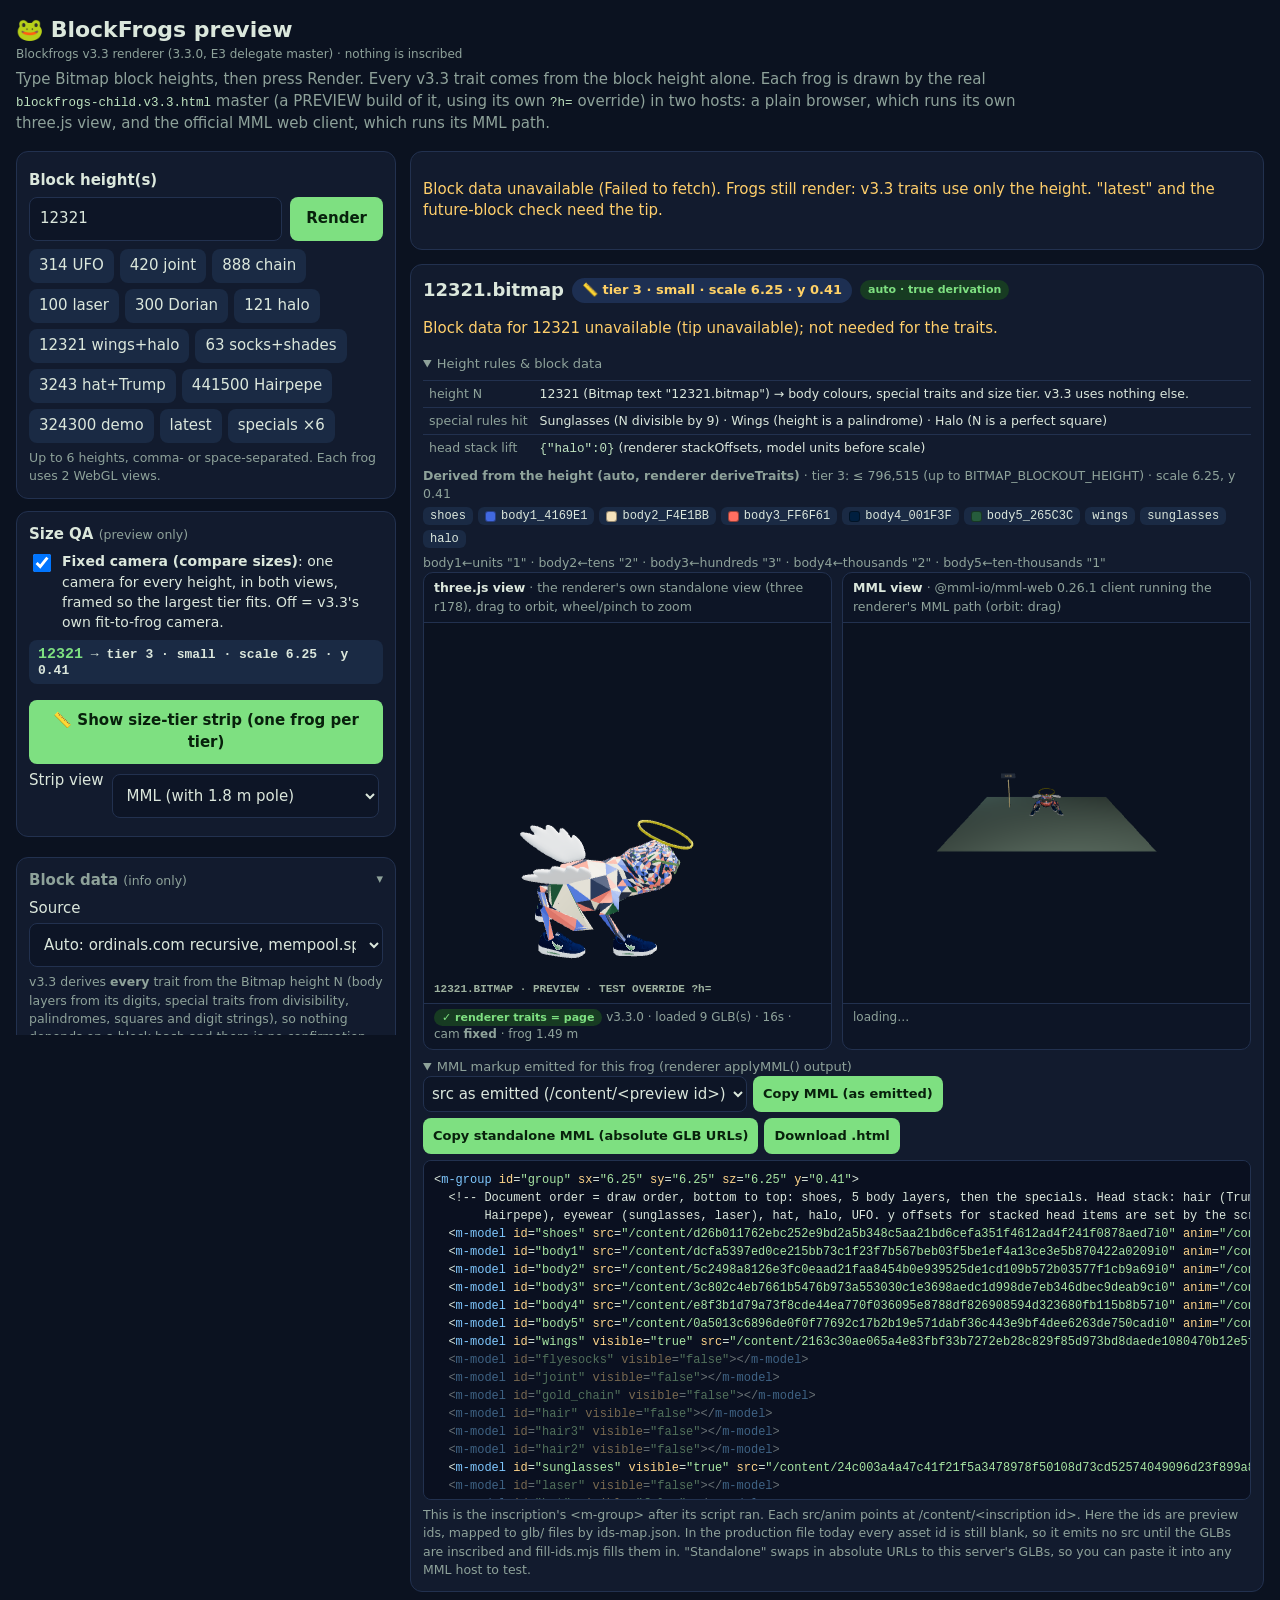
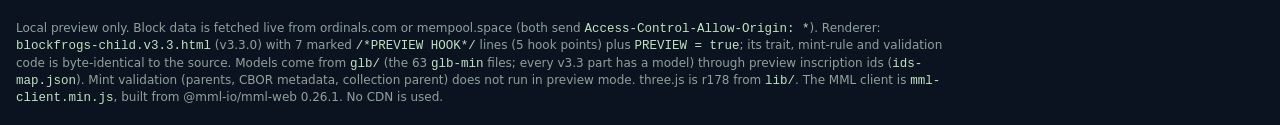
<file: blockfrogs-preview-e88b3a6b/index.html>
<!doctype html>
<html lang="en">
<head>
<meta charset="utf-8">
<meta name="viewport" content="width=device-width, initial-scale=1, viewport-fit=cover">
<title>BlockFrogs preview · v3.3 renderer</title>
<link rel="icon" href="data:,">
<link rel="stylesheet" href="preview.css">
</head>
<body>
<header>
  <h1>🐸 BlockFrogs preview <small>Blockfrogs v3.3 renderer (3.3.0, E3 delegate master) · nothing is inscribed</small></h1>
  <p class="lede">Type Bitmap block heights, then press Render. Every v3.3 trait comes from the block height alone. Each frog is drawn by the real <code>blockfrogs-child.v3.3.html</code> master (a PREVIEW build of it, using its own <code>?h=</code> override) in two hosts: a plain browser, which runs its own three.js view, and the official MML web client, which runs its MML path.</p>
</header>
<main>
<form id="ctl" autocomplete="off">
  <section class="box">
    <label for="heights" class="big">Block height(s)</label>
    <div class="row">
      <input id="heights" name="heights" inputmode="numeric" placeholder="e.g. 314, 12321, 840000" value="12321">
      <button id="go" type="submit">Render</button>
    </div>
    <div class="chips" id="examples">
      <button type="button" data-h="314">314 UFO</button><button type="button" data-h="420">420 joint</button>
      <button type="button" data-h="888">888 chain</button><button type="button" data-h="100">100 laser</button>
      <button type="button" data-h="300">300 Dorian</button><button type="button" data-h="121">121 halo</button>
      <button type="button" data-h="12321">12321 wings+halo</button><button type="button" data-h="63">63 socks+shades</button>
      <button type="button" data-h="3243">3243 hat+Trump</button><button type="button" data-h="441500">441500 Hairpepe</button>
      <button type="button" data-h="324300">324300 demo</button><button type="button" data-h="tip">latest</button>
      <button type="button" data-h="314,420,888,100,300,121">specials ×6</button>
    </div>
    <p class="hint">Up to 6 heights, comma- or space-separated. Each frog uses 2 WebGL views.</p>
  </section>

  <section class="box sizeqa" id="sizeqa">
    <h2>Size QA <small>(preview only)</small></h2>
    <label class="opt big2"><input type="checkbox" id="fixedcam" checked> <span><b>Fixed camera (compare sizes)</b>: one camera for every height, in both views, framed so the largest tier fits. Off = v3.3's own fit-to-frog camera.</span></label>
    <div id="cursize" class="cursize"><span class="hint">Render a height to see its size tier.</span></div>
    <button type="button" id="strip" class="wide">📏 Show size-tier strip (one frog per tier)</button>
    <label class="opt">Strip view <select id="stripview" style="width:auto"><option value="mml">MML (with 1.8 m pole)</option><option value="three">three.js (renderer's own view)</option></select></label>
  </section>

  <details class="box sec" open>
    <summary><h2>Block data <small>(info only)</small></h2></summary>
    <label>Source
      <select id="source"><option value="auto">Auto: ordinals.com recursive, mempool.space fallback</option>
        <option value="ord">ordinals.com only (/r/blockheight, /r/blockinfo)</option><option value="mempool">mempool.space only (/api/block-height, /api/block)</option></select>
    </label>
    <p class="hint">v3.3 derives <b>every</b> trait from the Bitmap height N (body layers from its digits, special traits from divisibility, palindromes, squares and digit strings), so nothing depends on a block hash and there is no confirmation-hash input any more. Block data is shown for context and used for the tip ("latest", future-block check).</p>
  </details>

  <details class="box sec" open>
    <summary><h2>Traits</h2></summary>
    <div class="mode">
      <label><input type="radio" name="mode" value="auto" checked> <b>Auto (derive from height)</b>: no overrides, the true renderer result</label>
      <label><input type="radio" name="mode" value="custom"> <b>Custom overrides</b></label>
    </div>
    <p class="hint">Click a box to cycle it: <span class="tri auto">–</span> auto (from the height), <span class="tri on">✓</span> forced on, <span class="tri off">✕</span> forced off. Changing anything switches to Custom.</p>
    <div id="traitgroups"></div>
    <button type="button" id="resetov" class="ghost">Reset all overrides to auto</button>
  </details>

  <details class="box sec" open>
    <summary><h2>Viewer options <small>(not traits)</small></h2></summary>
    <label class="opt"><input type="checkbox" id="anim" checked> Play GLB animations (three.js mixers / MML <code>anim</code>)</label>
    <label class="opt"><input type="checkbox" id="spin" checked> Auto-rotate camera</label>
    <label class="opt"><input type="checkbox" id="host" checked> MML host world: 3 <code>m-light</code>s, a ground <code>m-plane</code> and a 1.8 m reference pole. The bare MML client has no lights, so without these the frog is unlit.</label>
  </details>
</form>

<div id="out"></div>
<a id="totop" href="#ctl">↑ Edit heights / traits</a>
</main>
<footer>
  <p>Local preview only. Block data is fetched live from ordinals.com or mempool.space (both send <code>Access-Control-Allow-Origin: *</code>). Renderer: <code>blockfrogs-child.v3.3.html</code> (v3.3.0) with 7 marked <code>/*PREVIEW HOOK*/</code> lines (5 hook points) plus <code>PREVIEW = true</code>; its trait, mint-rule and validation code is byte-identical to the source. Models come from <code>glb/</code> (the 63 <code>glb-min</code> files; every v3.3 part has a model) through preview inscription ids (<code>ids-map.json</code>). Mint validation (parents, CBOR metadata, collection parent) does not run in preview mode. three.js is r178 from <code>lib/</code>. The MML client is <code>mml-client.min.js</code>, built from @mml-io/mml-web 0.26.1. No CDN is used.</p>
</footer>
<script src="overrides.js"></script>
<script src="app.js"></script>
</body>
</html>
</file>
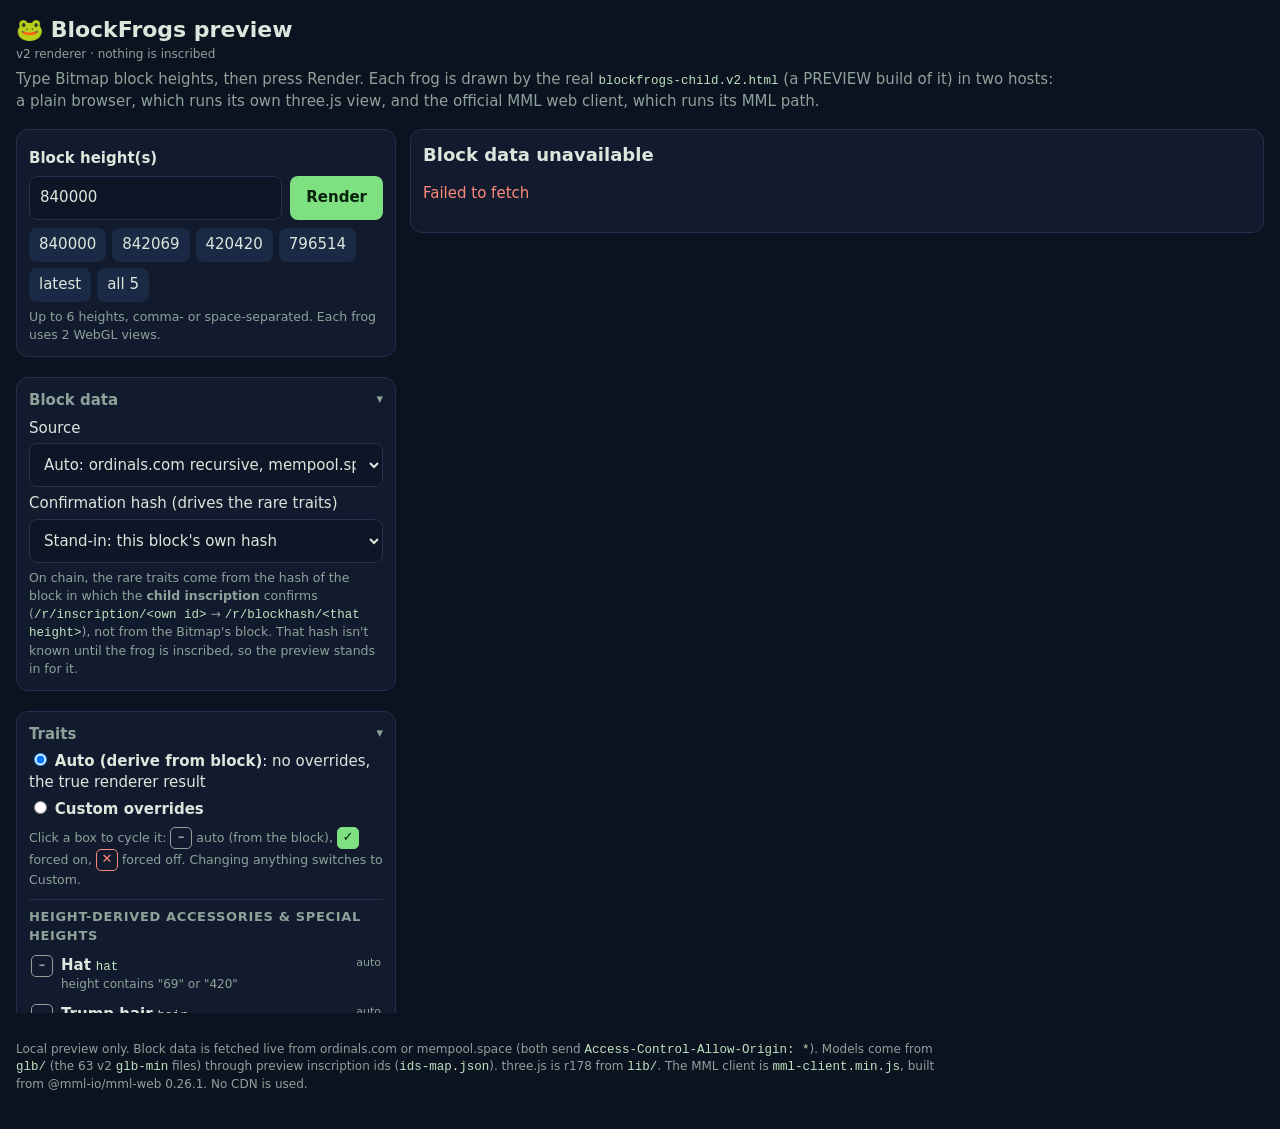
<file: blockfrogs-preview-effc8cd7/index.html>
<!doctype html>
<html lang="en">
<head>
<meta charset="utf-8">
<meta name="viewport" content="width=device-width, initial-scale=1, viewport-fit=cover">
<title>BlockFrogs preview · v2 renderer</title>
<link rel="stylesheet" href="preview.css">
</head>
<body>
<header>
  <h1>🐸 BlockFrogs preview <small>v2 renderer · nothing is inscribed</small></h1>
  <p class="lede">Type Bitmap block heights, then press Render. Each frog is drawn by the real <code>blockfrogs-child.v2.html</code> (a PREVIEW build of it) in two hosts: a plain browser, which runs its own three.js view, and the official MML web client, which runs its MML path.</p>
</header>
<main>
<form id="ctl" autocomplete="off">
  <section class="box">
    <label for="heights" class="big">Block height(s)</label>
    <div class="row">
      <input id="heights" name="heights" inputmode="numeric" placeholder="e.g. 840000, 842069" value="840000">
      <button id="go" type="submit">Render</button>
    </div>
    <div class="chips" id="examples">
      <button type="button" data-h="840000">840000</button><button type="button" data-h="842069">842069</button>
      <button type="button" data-h="420420">420420</button><button type="button" data-h="796514">796514</button>
      <button type="button" data-h="tip">latest</button>
      <button type="button" data-h="840000,842069,420420,796514,tip">all 5</button>
    </div>
    <p class="hint">Up to 6 heights, comma- or space-separated. Each frog uses 2 WebGL views.</p>
  </section>

  <details class="box sec" open>
    <summary><h2>Block data</h2></summary>
    <label>Source
      <select id="source"><option value="auto">Auto: ordinals.com recursive, mempool.space fallback</option>
        <option value="ord">ordinals.com only (/r/blockhash, /r/blockinfo)</option><option value="mempool">mempool.space only (/api/block-height, /api/block)</option></select>
    </label>
    <label>Confirmation hash (drives the rare traits)
      <select id="confmode">
        <option value="self">Stand-in: this block's own hash</option>
        <option value="height">Hash of another block (a likely confirmation height)</option>
        <option value="hex">Custom hex</option>
        <option value="none">None (no hash traits)</option>
      </select>
    </label>
    <input id="confheight" class="sub" inputmode="numeric" placeholder="confirmation height, e.g. the current tip" hidden>
    <input id="confhex" class="sub" placeholder="hex, 8–64 chars" hidden>
    <p class="hint">On chain, the rare traits come from the hash of the block in which the <b>child inscription</b> confirms (<code>/r/inscription/&lt;own id&gt;</code> → <code>/r/blockhash/&lt;that height&gt;</code>), not from the Bitmap's block. That hash isn't known until the frog is inscribed, so the preview stands in for it.</p>
  </details>

  <details class="box sec" open>
    <summary><h2>Traits</h2></summary>
    <div class="mode">
      <label><input type="radio" name="mode" value="auto" checked> <b>Auto (derive from block)</b>: no overrides, the true renderer result</label>
      <label><input type="radio" name="mode" value="custom"> <b>Custom overrides</b></label>
    </div>
    <p class="hint">Click a box to cycle it: <span class="tri auto">–</span> auto (from the block), <span class="tri on">✓</span> forced on, <span class="tri off">✕</span> forced off. Changing anything switches to Custom.</p>
    <div id="traitgroups"></div>
    <button type="button" id="resetov" class="ghost">Reset all overrides to auto</button>
  </details>

  <details class="box sec" open>
    <summary><h2>Viewer options <small>(not traits)</small></h2></summary>
    <label class="opt"><input type="checkbox" id="anim" checked> Play GLB animations (three.js mixers / MML <code>anim</code>)</label>
    <label class="opt"><input type="checkbox" id="spin" checked> Auto-rotate camera</label>
    <label class="opt"><input type="checkbox" id="host" checked> MML host world: 3 <code>m-light</code>s, a ground <code>m-plane</code> and a 1.8 m reference pole. The bare MML client has no lights, so without these the frog is unlit.</label>
  </details>
</form>

<div id="out"></div>
<a id="totop" href="#ctl">↑ Edit heights / traits</a>
</main>
<footer>
  <p>Local preview only. Block data is fetched live from ordinals.com or mempool.space (both send <code>Access-Control-Allow-Origin: *</code>). Models come from <code>glb/</code> (the 63 v2 <code>glb-min</code> files) through preview inscription ids (<code>ids-map.json</code>). three.js is r178 from <code>lib/</code>. The MML client is <code>mml-client.min.js</code>, built from @mml-io/mml-web 0.26.1. No CDN is used.</p>
</footer>
<script src="overrides.js"></script>
<script src="app.js"></script>
</body>
</html>
</file>
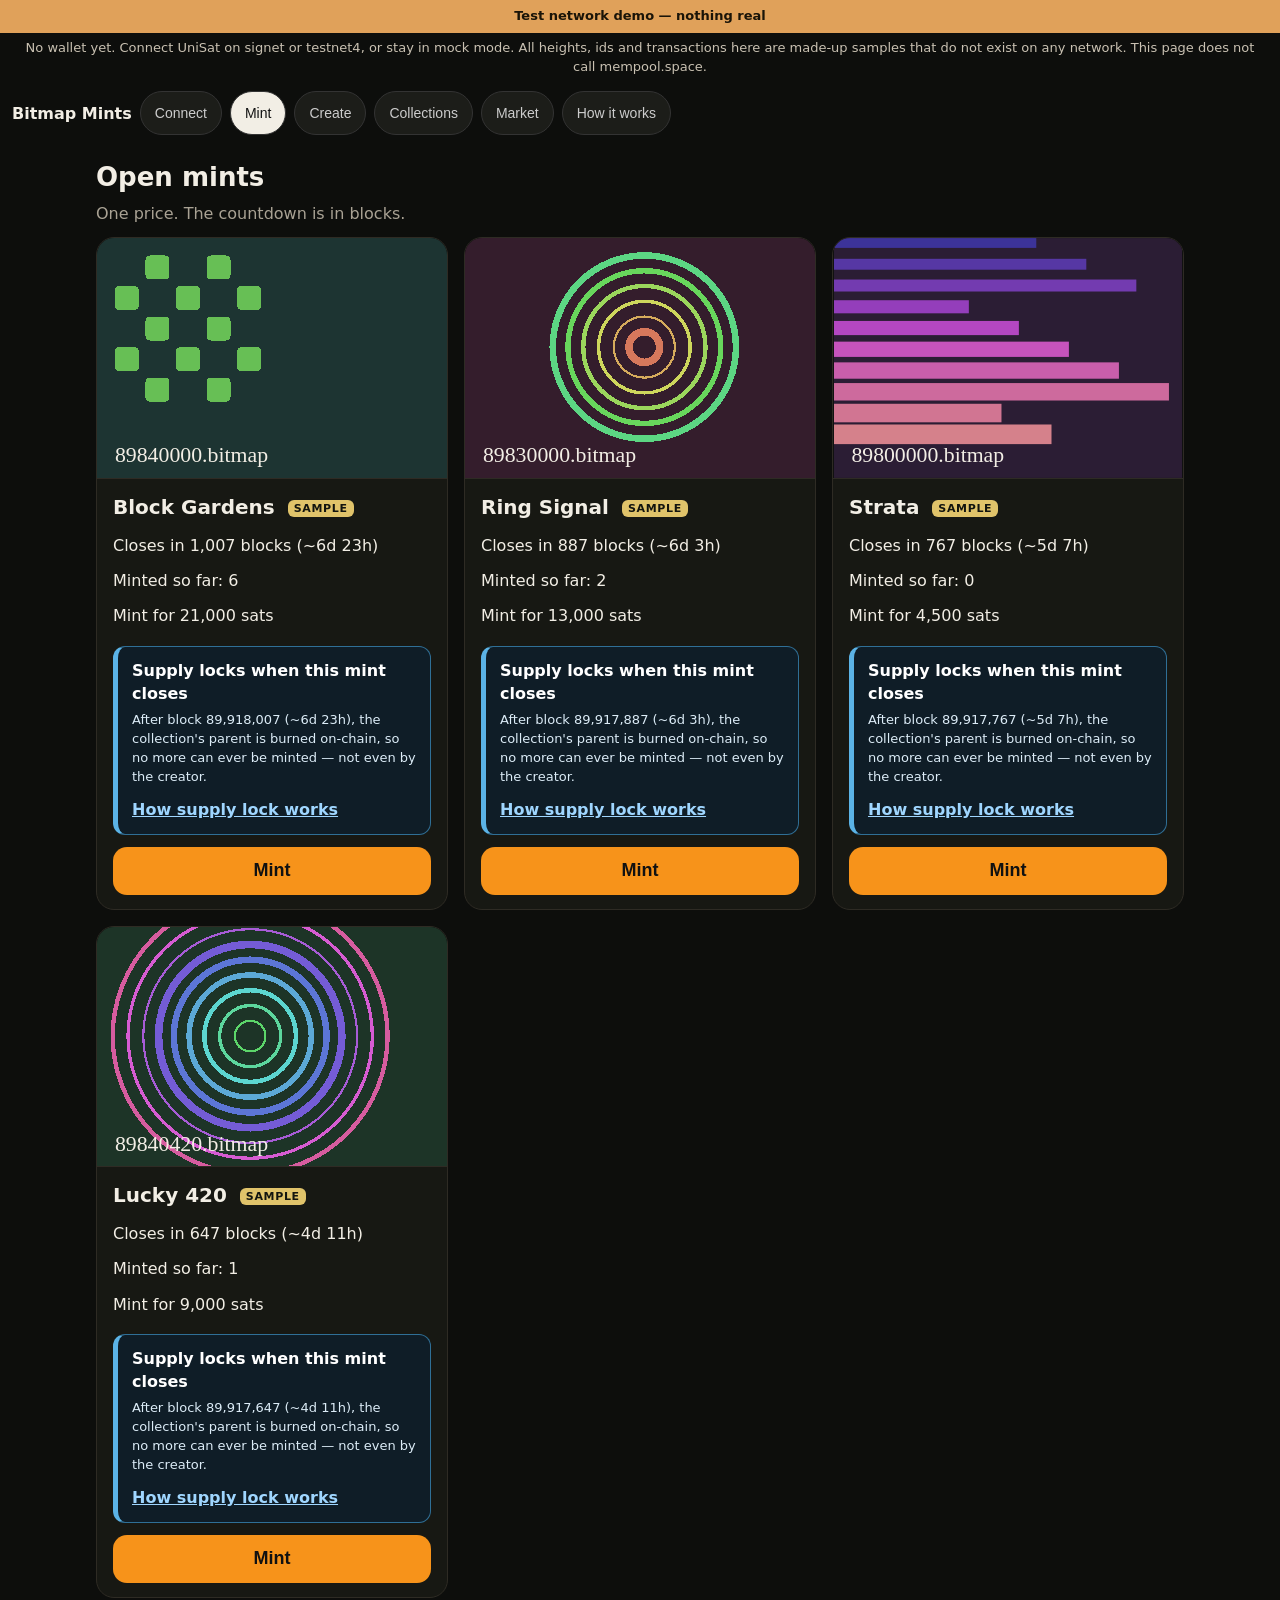
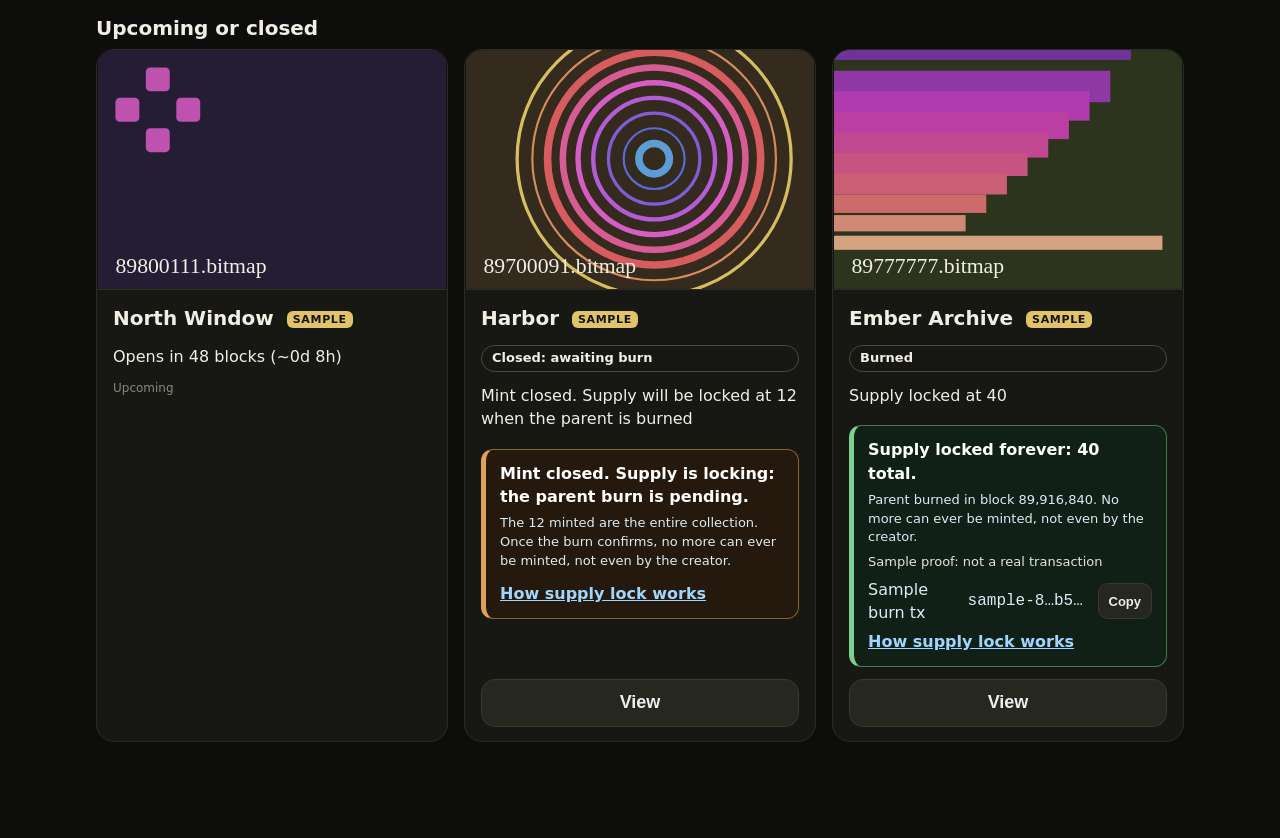
<file: bm-demo-dde46c21/index.html>
<!doctype html>
<html lang="en">
<head>
<meta charset="utf-8">
<meta name="viewport" content="width=device-width, initial-scale=1">
<meta name="robots" content="noindex, nofollow">
<title>Bitmap Mints — demo</title>
<style>
*{box-sizing:border-box}
html{scroll-padding-top:96px}
body{margin:0;background:#0d0e0c;color:#f2eee5;font:16px/1.45 system-ui,sans-serif}
.ban{background:#e0a15a;color:#1a1408;text-align:center;font-weight:700;font-size:13px;padding:7px}
.wnote{text-align:center;font-size:13px;color:#c9c1b2;padding:6px 16px;min-height:1.2em}
header{display:flex;gap:8px;padding:8px 12px;position:sticky;top:0;background:#0d0e0c;z-index:20;flex-wrap:nowrap;overflow-x:auto;align-items:center}
header b{flex:0 0 auto;font-size:16px}
.tab{flex:0 0 auto;background:#1c1d19;border:1px solid #333;color:#ccc;border-radius:999px;padding:10px 14px;min-height:44px;font-size:14px}
.tab.on{background:#f2eee5;color:#111}
main{max-width:480px;margin:0 auto;padding:8px 16px 80px;min-width:0}
main.wide{max-width:1120px}
h1{font-size:26px;margin:8px 0 6px}h2{font-size:20px;margin:14px 0 6px}
p.s{color:#a9a294;margin:4px 0 12px}
.card{background:#171813;border:1px solid #2e2b24;border-radius:18px;overflow:hidden;margin-bottom:16px}
.card .m{padding:14px 16px}
.card .m h2{margin-top:0}
.card .m p{margin:6px 0}
.row{display:flex;justify-content:space-between;gap:8px;color:#c9c1b2;font-size:15px;margin:3px 0}
.btn{display:block;width:100%;min-height:48px;border:0;border-radius:14px;background:#f7931a;color:#111;font-size:18px;font-weight:700;margin-top:12px;cursor:pointer}
.btn.g{background:#26271f;color:#eee;border:1px solid #3a3a30}
.btn.slim{min-height:44px;font-size:15px;background:transparent;color:#f2eee5;border:0;text-align:left;padding:8px 0}
.btn:disabled{opacity:.4}
.back{position:static;display:flex;width:max-content;align-items:center;min-height:44px;padding:8px 0;margin:0 0 10px;background:#0d0e0c;color:#f2eee5;border:0;font-weight:700;font-size:16px}
input,textarea{width:100%;background:#1c1d19;border:1px solid #3a3a30;color:#fff;border-radius:12px;padding:14px;font-size:16px;margin:6px 0}
.pick{display:flex;align-items:center;gap:10px;padding:12px;border:1px solid #3a3a30;border-radius:12px;margin:8px 0;cursor:pointer;min-height:44px}
.pick.on{border-color:#f7931a;background:#2a1f10}
.pick.off{opacity:.45;cursor:default}
.steps{color:#a9a294;font-size:13px;letter-spacing:.04em}
.good{color:#9fd39f}
.warn{background:#3a1512;border:1px solid #a33;color:#ffb4a8;border-radius:12px;padding:12px}
.danger{background:#5c1412;border:2px solid #ff4d3a;color:#ffe8e4;border-radius:12px;padding:14px;margin:12px 0;font-weight:700}
.danger p{margin:0 0 8px}
.danger .burnhead{font-size:22px;line-height:1.2;font-weight:800;margin:0 0 6px}
.danger .burnline{font-weight:600;margin:0 0 12px}
.danger .burnnote{font-size:12px;font-weight:400;color:#d9a8a0;margin:8px 0 0}
.danger a{text-decoration:none}
.burnid{display:flex;gap:12px;align-items:center;min-width:0}
.danger,.card,.lock{overflow-wrap:anywhere;min-width:0}
code{overflow-wrap:anywhere;font-family:ui-monospace,monospace}
.idchip{display:flex;align-items:center;gap:8px;min-width:0;flex:1 1 auto}
.idchip code{min-width:0;overflow:hidden;text-overflow:ellipsis;white-space:nowrap}
.idchip button,.idchip .copy{white-space:nowrap;flex-shrink:0}
.copy{flex:none;min-height:36px;padding:6px 10px;border-radius:10px;background:#26271f;color:#eee;border:1px solid #3a3a30;font-size:13px;font-weight:600;cursor:pointer}
.thumb{width:72px;height:72px;flex:none;border-radius:8px;background:#2a0c0a}
.hero{display:grid;grid-template-columns:minmax(0,1fr);gap:16px;align-items:start;margin:8px 0 16px}
.hero .facts{min-width:0}
.hero .facts h1{margin-top:0}
.cover{position:relative;width:100%;aspect-ratio:1/1;background:#111;overflow:hidden}
.cover iframe,.cover img{position:absolute;inset:0;width:100%;height:100%;border:0;display:block;object-fit:contain;image-rendering:pixelated;background:#111}
.hero .cover{border:1px solid #2e2b24;border-radius:18px}
.card>.cover{border-bottom:1px solid #2e2b24;aspect-ratio:320/220}
.cta a,.facts a{color:#e0a15a}
.mgrid{display:grid;grid-template-columns:minmax(0,1fr);gap:16px;margin-bottom:16px}
.mgrid .card{margin:0;display:flex;flex-direction:column}
.mgrid .card .m{flex:1;display:flex;flex-direction:column}
.mgrid .card .m .btn{margin-top:auto}
.cta{margin-top:12px}
.cta .btn{margin-top:6px}
.lock{background:#0f1d27;border:1px solid #2f6f96;border-left:5px solid #5bb3e6;border-radius:12px;padding:12px 14px;margin:12px 0;color:#dcecf7}
.lock b{display:block;font-size:16px;color:#fff;margin-bottom:4px}
.lock p{margin:0 0 4px;font-size:14px;line-height:1.45}
.lock a{color:#9fd6ff}
.lock.wait{background:#24190c;border-color:#8a6330;border-left-color:#e0a15a}
.lock.done{background:#112016;border-color:#3f7d4c;border-left-color:#7fd08f}
.lock .idchip{margin-top:6px}
.lock.mini p{font-size:13px}
.mintbar{position:sticky;bottom:0;background:#0d0e0c;padding:8px 0 12px;z-index:12;border-top:1px solid #2a2820}
.gallery{display:grid;grid-template-columns:repeat(2,minmax(0,1fr));gap:8px}
.tile{background:#171813;border:1px solid #2e2b24;border-radius:12px;overflow:hidden}
.tile .cover iframe,.tile .cover img{image-rendering:pixelated}
.tile .cap{padding:6px 8px;font-size:12px;color:#c9c1b2}
.chips{display:flex;gap:8px;overflow-x:auto;padding-bottom:4px}
.chips button{flex:0 0 auto;min-height:44px}
.chips .btn{width:auto;padding:0 16px;margin-top:0;font-size:15px}
.pinned{border:1px solid #f7931a;border-radius:12px;padding:10px 12px;margin:8px 0}
.pager{display:flex;gap:8px}
.pager .btn{margin-top:0}
.icard{display:grid;grid-template-columns:64px minmax(0,1fr);gap:10px;align-items:center;min-width:0;max-width:100%}
.icard>div,.icard b,.icard .fine{min-width:0;overflow-wrap:anywhere;word-break:break-word}
.ithumb{width:64px;height:64px;border-radius:8px}
.field{display:flex;align-items:center;margin:6px 0;background:#1c1d19;border:1px solid #3a3a30;border-radius:12px}
.field input{border:0;margin:0;background:transparent;flex:1;width:auto}
.field .suf{color:#8d877b;padding:0 14px}
.muted{color:#8d877b;font-size:13px;margin:2px 0 8px}
.fine{font-size:12px;color:#8d877b}
.sampletag{display:inline-block;vertical-align:middle;font:700 11px/1 ui-sans-serif,system-ui,sans-serif;letter-spacing:.06em;text-transform:uppercase;color:#12140f;background:#e0c36a;border-radius:6px;padding:3px 6px;margin-left:6px}
.sampleproof{font-size:13px;color:#e8e3d8;margin:6px 0 2px}
.lockhow{display:inline-block;margin-top:6px;color:#9fd3f2;font-weight:700}
.lead{margin:4px 0 12px}
.more{color:#f7b45a;font-weight:700;text-decoration:none;white-space:nowrap}
.mode p{margin:8px 2px 0}
.mode .fmt{font-size:15px;color:#e8e3d8;font-weight:600}
.fee{font-size:15px;color:#f2eee5;font-weight:700;margin:4px 0 10px}
.promptbox{border:1px solid #3a3a30;border-radius:12px;padding:12px;margin:8px 0}
.promptbox label{font-weight:700}
.help{font-size:15px;color:#e8e3d8;margin:4px 0}
.rules{margin:18px 0;padding:14px;border:1px solid #3a3a30;border-radius:12px}.rules .range{display:flex;gap:12px;flex-wrap:wrap}.fieldrow{display:flex;gap:8px;margin:6px 0}.fieldrow input{margin:0}.verdict{margin-top:6px}.verdict p{margin:4px 0 0}.verdict .vok{color:#c9f2c0}.verdict .vno{color:#ffb4a8}.verdict .gap{font-weight:700}.e3facts{margin:8px 0 16px;padding-left:20px}.unofficial .card{padding:10px;margin:8px 0}.kleft{font-weight:700}.fineprint{margin-top:28px;padding-top:16px;border-top:1px solid #3a3a30;font-size:15px;line-height:1.5;color:#e8e3d8;scroll-margin-top:72px}
.fineprint h2{font-size:20px;margin:0 0 8px}
.fineprint h3{font-size:16px;margin:14px 0 4px;color:#f2eee5}
.fineprint ul{margin:0;padding-left:20px}
.fineprint p{margin:0}
.why{color:#ffd2cb}
.phasepill{display:inline-block;margin:6px 0 0;padding:3px 10px;border:1px solid #4a4a3c;border-radius:999px;font-size:13px;font-weight:650;color:#f3efe4;overflow-wrap:anywhere}
.mocktag{display:inline-block;background:#e0a15a;color:#1a1408;font-weight:700;font-size:12px;border-radius:999px;padding:2px 8px}
.mode{border:1px solid #3a3a30;border-radius:12px;padding:10px;margin:8px 0}
.mode.on{border-color:#f7931a}
.timeline{display:grid;grid-template-columns:1fr 1fr;gap:8px;margin:12px 0}
.tstep{background:#171813;border:1px solid #2e2b24;border-radius:12px;padding:8px;font-size:13px}
.tstep b{display:block;color:#e0a15a}
details{background:#171813;border:1px solid #2e2b24;border-radius:12px;padding:4px 12px;margin:8px 0}
summary{min-height:44px;display:flex;align-items:center;cursor:pointer;font-weight:650}
.choice.on{outline:2px solid #f7931a}
.seg{display:grid;gap:8px;margin:8px 0}
.seg .btn{margin-top:0}
.sub{border:1px solid #3a3a30;border-radius:14px;padding:12px;margin:12px 0}
.sub h2{margin-top:0}
.paste{display:flex;gap:8px;align-items:center}
.paste input{flex:1;min-width:0}
.paste .btn{width:auto;flex:none;padding:0 16px;margin:0;min-height:48px;font-size:16px}
.chk{display:flex;gap:10px;align-items:flex-start;margin:12px 0}
.chk input{width:auto;margin:4px 0 0}
@media (min-width:720px){.mgrid{grid-template-columns:repeat(auto-fill,minmax(300px,1fr))}.gallery{grid-template-columns:repeat(3,minmax(0,1fr))}}
@media (min-width:900px){.hero{grid-template-columns:minmax(0,1fr) minmax(0,1fr);gap:32px}.hero .facts h1{font-size:36px}.gallery{grid-template-columns:repeat(4,minmax(0,1fr))}main.wide .picker{max-width:640px}}
</style>
</head>
<body>
<div class="ban">Test network demo — nothing real</div>
<div class="wnote" id="wnote"></div>
<header>
  <b>Bitmap Mints</b>
  <button class="tab" id="tw" onclick="connect()">Connect</button>
  <button class="tab on" id="tb" onclick="enterMints()">Mint</button>
  <button class="tab" id="tc" onclick="go('c1')">Create</button>
  <button class="tab" id="td" onclick="go('cols')">Collections</button>
  <button class="tab" id="tm" onclick="go('mkt')">Market</button>
  <button class="tab" id="th" onclick="go('how')">How it works</button>
</header>
<main id="app"></main>
<script>
function traits(height, block){var digits=String(height).split("");var sum=0;for(var i=0;i<digits.length;i++)sum+=Number(digits[i]);var text=String(height);var reversed=text.split("").reverse().join("");var hash=String(block.hash||"").toLowerCase();if(!/^[0-9a-f]{64}$/.test(hash))hash="0".repeat(64);function byteAt(i){return parseInt(hash.substr(i*2,2),16)}var tx=Number(block.transaction_count)||0;var ts=Number(block.timestamp)||0;var year=new Date(ts*1000).getUTCFullYear();var motifs=["grid","rings","strata","glyph","pulse"];var inks=["chalk","amber","tide","ember","moss"];var density=tx<2?"quiet":tx<50?"settled":tx<500?"busy":"roaring";return{district:text+".bitmap",height:height,digitSum:sum,palindrome:text===reversed,contains420:text.indexOf("420")!==-1,leadingDigit:Number(digits[0]),era:year,density:density,motif:motifs[byteAt(0)%5],ink:inks[byteAt(1)%5],hue:byteAt(2),accent:byteAt(3),cells:(byteAt(4)%5)+3,txCount:tx,hashPrefix:hash.slice(0,8),bits:block.bits,nonce:block.nonce}}
function seeded(h){var s=h*2654435761>>>0,o="";for(var i=0;i<64;i++){s^=s<<13;s^=s>>>17;s^=s<<5;s>>>=0;o+=(s&15).toString(16)}return{hash:o,timestamp:1231006505+h*600,transaction_count:(h*7919)%3000,bits:0x17034219,nonce:s,src:"seeded"}}
var cache={},TIP=null,tipLive=89917000;
var EMBEDDED={};
async function block(h){if(cache[h])return cache[h];if(EMBEDDED[h]){cache[h]=EMBEDDED[h];return cache[h]}var s=seeded(h);s.src="sample block data (not a real block)";cache[h]=s;return cache[h]}
function paint(t,st,shift){st=st||0;shift=shift||0;var hue=(Math.round(t.hue*360/255)+shift)%360,ac=(Math.round(t.accent*360/255)+shift)%360,c=t.cells,r="";
if(st==0){for(var y=0;y<c;y++)for(var x=0;x<c;x++){if(((x*13+y*7+t.accent+t.leadingDigit)%(t.motif==="rings"?3:2))!==0)continue;r+='<rect x="'+(16+x*28)+'" y="'+(16+y*28)+'" width="22" height="22" rx="4" fill="hsl('+ac+' 55% 58%)" opacity=".9"/>'}}
else if(st==1){for(var i=c+3;i>0;i--)r+='<circle cx="'+(160+(t.nonce%40)-20)+'" cy="100" r="'+(i*14)+'" fill="none" stroke="hsl('+((ac+i*25)%360)+' 60% 60%)" stroke-width="'+(2+(t.digitSum+i)%6)+'"/>'}
else{for(var j=0;j<10;j++){var hh=8+((t.hue*(j+3)+t.txCount)%22);r+='<rect x="0" y="'+(j*19)+'" width="'+(120+((t.accent*(j+1)+t.nonce)%200))+'" height="'+hh+'" fill="hsl('+((ac+j*12)%360)+' 50% '+(40+j*3)+'%)"/>'}}
return '<svg xmlns="http://www.w3.org/2000/svg" viewBox="0 0 320 220"><rect width="320" height="220" fill="hsl('+hue+' 28% 16%)"/>'+r+'<text x="16" y="205" fill="#f2eee5" font-size="20" font-family="Georgia,serif">'+t.district+'</text></svg>'}
function previewSvg(h,st,sh){var b=seeded(h);var bb=Object.assign({},b,{hash:b.hash.split("").reverse().join("")});return paint(traits(h,bb),st,sh)}
async function art(h,st,sh){var b=await block(h);var bb=Object.assign({},b,{hash:b.hash.split("").reverse().join("")});return {svg:paint(traits(h,bb),st,sh),b:b}}
var BURN_HEAD="🔥 This parent gets burned. You won't get it back.",BURN_LINE="Burning it locks supply forever: after close, no one can mint more.",VIBE_NOTE="Inscribed, then burned.";
var SUPPLY_LOCK="Burning the parent locks the supply: once it is burned, no one (including you) can ever mint more from this collection.";
var PREVIEW_ONLY="Preview only: AI generation not connected yet";
var EDITION_COPY="Every NFT shows this exact file, as identical (fungible) editions.";EDITION_FORMATS="Formats: PNG, WebP, GIF, GLB, HTML.";
var GENERATIVE_COPY="Each NFT renders differently from its Bitmap's block data.";GENERATIVE_FORMATS="Formats: HTML script (can load GLB 3D).";PROMPT_CTA="Or describe it and we'll make it";PROMPT_COPY={generative:{label:"Describe the generative art",placeholder:"e.g. neon rings that pulse with the block hash",helper:"We'll write a script that draws each NFT differently from its Bitmap's block data."},edition:{label:"Describe the image",placeholder:"e.g. a chalk-drawn city block on dark paper",helper:"We'll make one image every edition shows."}};GEN_ACCEPT=".html,.htm",EDITION_ACCEPT=".png,.webp,.gif,.glb,.html,.htm,.avif,.svg";
var DELEGATE_LINE="Inscribed once, then each mint is a tiny pointer to it, so mint fees stay low.";
var WORLDS_TIP="For 3D worlds, ship GLB models. Add MML markup so worlds can place it, and a three.js viewer so it also displays on marketplaces.";
var demoWallet=[];
(function(){var named=[89840420,89812345,89777777];for(var i=0;i<50;i++){var height=i<named.length?named[i]:(i%8===0?89420000+i:89700000+i*13);demoWallet.push({height:height})}})();
function whoAt(i){var heads=["sample-wallet-a","sample-wallet-b","sample-wallet-c","sample-wallet-d"];return heads[i%heads.length]+"…"+String(i%90+10)}
var mints=[
{name:"Block Gardens",sample:true,desc:"Each child grows from its block hash. Same height, same garden.",price:20000,close:0,parent:89840000,st:0,sh:0,phase:"open",minted:6,media:"html",filter:"all",creator:"sample-studio",perBitmap:2,minH:0,maxH:null,fields:{artist:"garden"},vb:470,used:[89840420,89840420,89700091,89700182,89700182],unofficial:[{height:89840420,code:"DUPLICATE",who:"sample-wallet-c…7f"},{height:89812345,code:"BITMAP_DUPLICATE",who:"sample-wallet-d…3a"}],mintedItems:[{n:6,height:89812345,who:"sample-wallet-a…k2"},{n:5,height:89777777,who:"sample-wallet-b…18"},{n:4,height:89800111,who:"sample-wallet-c…44"},{n:3,height:89830000,who:"sample-wallet-d…03"},{n:2,height:89840111,who:"sample-wallet-a…71"},{n:1,height:89123456,who:"sample-wallet-b…55"}]},
{name:"Ring Signal",sample:true,desc:"Rings set by nonce and digit sum.",price:12000,close:0,parent:89830000,st:1,sh:40,phase:"open",minted:2,media:"html",filter:"all",creator:"sample-ring",vb:466,used:[],mintedItems:[{n:2,height:89840420,who:"sample-wallet-a…k2"},{n:1,height:89812345,who:"sample-wallet-b…18"}]},
{name:"Strata",sample:true,desc:"Layers from transaction count.",price:3500,close:0,parent:89800000,st:2,sh:180,phase:"open",minted:0,media:"image",filter:"all",creator:"sample-strata",vb:466,used:[],mintedItems:[]},
{name:"Lucky 420",sample:true,desc:"Only Bitmaps whose height contains 420. The script reads that block.",price:8000,close:0,parent:89840420,st:1,sh:20,phase:"open",minted:1,media:"html",filter:"420",creator:"sample-lucky",vb:466,used:[89840420],mintedItems:[{n:1,height:89840420,who:"sample-wallet-a…k2"}]}
];
var closedShows=[
{id:"harbor",name:"Harbor",sample:true,parent:89700091,st:1,sh:90,media:"image",phase:"awaiting",minted:12,close:0,price:8000,creator:"sample-harbor",desc:"The window has ended. The parent is still in the project wallet."},
{id:"ember",name:"Ember Archive",sample:true,parent:89777777,st:2,sh:20,media:"image",burnHeight:89916840,phase:"burned",minted:40,close:0,price:5000,creator:"sample-ember",desc:"The parent burn is confirmed.",txid:sampleHex("ember-burn")}
];
var upcoming={name:"North Window",sample:true,parent:89800111,st:0,sh:200,media:"image",phase:"upcoming",start:0,price:4500,creator:"sample-north",vb:466,desc:"Opens when the countdown reaches its start height."};
var mockMine=["89840420.bitmap","89812345.bitmap","89777777.bitmap"];
var mockOthers=[
{id:sampleHex("sample-a")+"i0",label:"image/svg+xml · #1",contentType:"image/svg+xml",bytes:1840,number:1,thumb:'<svg class="ithumb" viewBox="0 0 64 64"><rect width="64" height="64" fill="#c47a2a"/><rect x="8" y="8" width="14" height="14" fill="#f4e2c4"/><rect x="26" y="8" width="14" height="14" fill="#f4e2c4"/><rect x="8" y="26" width="14" height="14" fill="#8a4b12"/><rect x="26" y="26" width="14" height="14" fill="#f4e2c4"/></svg>'},
{id:sampleHex("sample-b")+"i0",label:"image/webp · #2",contentType:"image/webp",bytes:42112,number:2,thumb:'<svg class="ithumb" viewBox="0 0 64 64"><rect width="64" height="64" fill="#1d4a32"/><circle cx="32" cy="32" r="16" fill="none" stroke="#8dcea8" stroke-width="4"/><circle cx="32" cy="32" r="7" fill="none" stroke="#d8ffe8" stroke-width="3"/></svg>'}
];
var mine=mockMine.slice(),others=mockOthers.slice(),S={p:0,bpage:0,bchip:"eligible",bq:"",bh:null,wall:0,how:"collectors"},C={kind:"bitmap",p:0,o:0,artMode:"generative",k:1,lo:"",hi:"",fields:[{key:"",value:""}]};
var wallet={mode:"mock",note:"",address:"",publicKey:"",chain:"",psbt:""};
var currentView={v:"list",a:null};
function navHistory(){if(typeof history==="undefined"||!history||typeof history.pushState!=="function")return{pushState:function(){},replaceState:function(){},back:function(){},length:1,state:null};return history}
function $(h){var back=currentView.v==="list"?"":'<button class="back" type="button" onclick="back()">← Back</button>';document.getElementById("app").innerHTML=back+h;scrollTo(0,0);paintWallet()}
function esc(s){return String(s==null?"":s).replace(/&/g,"&amp;").replace(/</g,"&lt;").replace(/"/g,"&quot;")}
function fmt(n){return Number(n).toLocaleString("en-US")}
function fieldValue(id){var node=document.getElementById(id);if(!node||typeof node.value!=="string")return null;return node.value}
function captureFields(){captureRules();var n=fieldValue("n");if(n!=null)C.n=n;var d=fieldValue("d");if(d!=null)C.d=d;var pr=fieldValue("pr");if(pr!=null)C.pr=pr;var pp=fieldValue("pp");if(pp!=null&&pp!=="")C.price=Number(pp);var ry=fieldValue("ry");if(ry!=null&&ry!=="")C.royalty=Number(ry);var vp=fieldValue("vp");if(vp!=null)C.vp=vp;var bp=fieldValue("bp");if(bp!=null)C.burnPhrase=bp;var bq=fieldValue("bq");if(bq!=null)S.bq=bq}
function mintFee(price){price=Number(price);if(!Number.isInteger(price)||price<0||(price!==0&&price<330))return null;return Math.max(1000,Math.ceil(price*500/10000))}
function allIn(price){if(price===""||price==null)return null;var n=Number(price);var fee=mintFee(n);return fee==null?null:n+fee}
function royaltyPercent(value){if(value===""||value==null)return 2.5;var n=Number(value);if(!isFinite(n))return null;var tenths=n*10;if(Math.abs(tenths-Math.round(tenths))>1e-8)return null;var exact=Math.round(tenths)/10;if(exact<0||exact>5)return null;return exact}
var EXAMPLE_BTC_USD=100000;
var WINDOW_BLOCKS=1008;
function formatBtc(amount){amount=Math.trunc(Number(amount));if(!isFinite(amount))return "";var sign=amount<0?"-":"";var abs=Math.abs(amount);var whole=Math.floor(abs/100000000);var fraction=String(abs%100000000).padStart(8,"0").replace(/0+$/,"");return sign+(fraction?whole+"."+fraction:String(whole))}
function formatUsd(amount,usdPerBtc){var usd=Math.abs(Math.trunc(Number(amount)))/100000000*Number(usdPerBtc);if(!isFinite(usd))return "";if(usd===0)return "$0";if(usd>=1){var rounded=usd.toFixed(2);return "$"+(rounded.slice(-3)===".00"?rounded.slice(0,-3):rounded)}var text=usd.toFixed(4).replace(/0+$/,"").replace(/\.$/,"");return "$"+text}
function conversionLine(amount){return "≈ "+formatBtc(amount)+" BTC · ≈ "+formatUsd(amount,EXAMPLE_BTC_USD)+" (example rate)"}
function royaltyExample(value){var r=royaltyPercent(value);if(r==null)return "Royalty must be a multiple of 0.1%, from 0 to 5.";var bps=Math.round(r*100);var got=bps>0?Math.ceil(100000*bps/10000):0;return "On a 100,000 sat resale you get "+fmt(got)+" sats."}
function blocked(){return wallet.mode==="mainnet"||wallet.mode==="refused"}
function blockedNote(which){if(wallet.mode==="mainnet")return which==="open"?"Mainnet wallet: switch UniSat to signet or testnet4 to open the mint.":"Your wallet is on mainnet, so this walkthrough uses mock inscriptions. Opening the mint stays blocked until you switch to signet or testnet4.";return which==="open"?"Network switch was refused. Switch UniSat to signet or testnet4 to open the mint.":"Network switch was refused, so this walkthrough uses mock inscriptions. Opening the mint stays blocked until you switch to signet or testnet4."}
function dis(){return blocked()?" disabled":""}
function paintWallet(){var n=document.getElementById("wnote"),b=document.getElementById("tw");if(n)n.textContent=wallet.note||"";if(!b)return;b.textContent=wallet.mode==="connected"?wallet.address.slice(0,8)+"…":wallet.mode==="mainnet"?"Mainnet blocked":wallet.mode==="refused"?"Chain blocked":"Connect"}
function bitmapHeight(type,content){var m=/^([0-9]+)\.bitmap$/.exec(String(content||"").trim());if(!m)return null;if(m[1].length>1&&m[1].charAt(0)==="0")return null;if(type&&!/text\/plain/i.test(type))return null;return Number(m[1])}
function signInputs(kind,account){var base={address:account.address,publicKey:account.publicKey,sighashTypes:[1]};return[Object.assign({index:0,disableTweakSigner:false},base)]}
var CHAIN_OK={BITCOIN_SIGNET:"signet",BITCOIN_TESTNET4:"testnet4"};
function readChain(chain){var enumerated=String(chain&&chain.enum||"").toUpperCase();if(enumerated==="BITCOIN_MAINNET"||enumerated==="FRACTAL_BITCOIN_MAINNET")return{ok:false,mainnet:true,note:"UniSat is on Bitcoin mainnet. Bitmap Mints refuses mainnet. Switch the wallet to signet or testnet4."};if(CHAIN_OK[enumerated])return{ok:true,mainnet:false,chain:CHAIN_OK[enumerated],note:""};var label=(chain&&chain.name)||enumerated||"an unknown chain";return{ok:false,mainnet:false,note:"UniSat is on "+label+". Bitmap Mints only connects on signet or testnet4."}}
async function ensureChain(provider){if(!provider.getChain||!provider.switchChain)throw new Error("UniSat is too old to report the chain. Update UniSat and switch to signet or testnet4.");var chain=await provider.getChain();var parsed=readChain(chain);if(parsed.ok)return parsed;try{await provider.switchChain("BITCOIN_SIGNET")}catch(error){var rejected=error&&error.message?error.message:"User rejected the request.";return {ok:false,mainnet:false,note:"Network switch was refused. "+rejected}}chain=await provider.getChain();parsed=readChain(chain);var enumerated=String(chain&&chain.enum||"").toUpperCase();if(enumerated!=="BITCOIN_SIGNET"&&enumerated!=="BITCOIN_TESTNET4"){if(!parsed.mainnet)parsed.note="Network switch was refused. "+parsed.note;parsed.ok=false}return parsed}
function bech32Decode(addr){var CHAR="qpzry9x8gf2tvdw0s3jn54khce6mua7l",pos=addr.lastIndexOf("1");if(pos<1||pos+7>addr.length||addr.length>90)return null;var hrp=addr.slice(0,pos),data=[];for(var i=pos+1;i<addr.length;i++){var d=CHAR.indexOf(addr.charAt(i));if(d<0)return null;data.push(d)}if(data.length<7)return null;var exp=[];for(var i=0;i<hrp.length;i++)exp.push(hrp.charCodeAt(i)>>5);exp.push(0);for(var i=0;i<hrp.length;i++)exp.push(hrp.charCodeAt(i)&31);var values=exp.concat(data),GEN=[0x3b6a57b2,0x26508e6d,0x1ea119fa,0x3d4233dd,0x2a1462b3],chk=1;for(var i=0;i<values.length;i++){var top=chk>>>25;chk=((chk&0x1ffffff)<<5)^values[i];for(var j=0;j<5;j++)if((top>>>j)&1)chk^=GEN[j]}var version=data[0];if(version===0){if(chk!==1)return null}else if(version>=1&&version<=16){if(chk!==0x2bc830a3)return null}else return null;if(data.length<8)return null;return {hrp:hrp}}
function addressProblem(address){var raw=String(address||"").trim(),lower=raw.toLowerCase();if(lower.indexOf("bc1")===0)return "UniSat returned a mainnet address. Bitmap Mints refuses mainnet.";if(raw!==lower&&raw!==raw.toUpperCase())return "UniSat returned "+address+". Bitmap Mints only accepts a tb or bcrt bech32 address.";var decoded=bech32Decode(lower);if(!decoded||(decoded.hrp!=="tb"&&decoded.hrp!=="bcrt"))return "UniSat returned "+address+". Bitmap Mints only accepts a tb or bcrt bech32 address.";return ""}
function refuseChain(parsed){wallet={mode:parsed.mainnet?"mainnet":"refused",note:parsed.note,address:"",publicKey:"",chain:"",psbt:""};paintWallet();go("list")}
async function loadInscriptions(provider){var gate=await ensureChain(provider);if(!gate.ok)throw new Error(gate.note);var found=[],cursor=0;for(var page=0;page<5;page++){var batch=await provider.getInscriptions(cursor,20);var list=batch.list||[];for(var i=0;i<list.length;i++){var item=list[i],content=String(item.contentBody||item.content||""),type=String(item.contentType||"");found.push({inscriptionId:String(item.inscriptionId||""),content:content,contentType:type,bitmapHeight:bitmapHeight(type,content),bytes:Number(item.contentLength||item.contentBody&&item.contentBody.length||0)})}cursor+=list.length;if(!list.length||(batch.total!=null&&cursor>=batch.total))break}return found.filter(function(item){return item.inscriptionId})}
function isBitmapBody(content){return /^(0|[1-9][0-9]*)\.bitmap$/.test(String(content||"").trim())}
function applyListed(listed){var bits=listed.filter(function(item){return item.bitmapHeight!=null||isBitmapBody(item.content)});var rest=listed.filter(function(item){return item.bitmapHeight==null&&!isBitmapBody(item.content)});mine=bits.length?bits.map(function(item){return item.bitmapHeight+".bitmap"}):mockMine.slice();others=rest.length?rest.map(function(item,i){return{id:item.inscriptionId,label:(item.contentType||"file")+" · #"+(i+1),contentType:item.contentType||"application/octet-stream",bytes:item.bytes||0,number:i+1}}):[{id:"",label:"No other inscription is in this wallet yet.",contentType:"",bytes:0,number:0,empty:true}];S.p=0;C.p=0;C.o=0}
async function connect(){var provider=window.unisat;if(!provider){wallet={mode:"mock",note:"UniSat is not installed. This demo stays in mock mode. Nothing is signed and nothing is broadcast.",address:"",publicKey:"",chain:"",psbt:""};mine=mockMine.slice();others=mockOthers.slice();paintWallet();return}try{var accounts=await provider.requestAccounts();if(!accounts[0])throw new Error("UniSat did not return an account.");var bad=addressProblem(accounts[0]);if(bad){wallet={mode:bad.indexOf("mainnet")>=0?"mainnet":"refused",note:bad,address:"",publicKey:"",chain:"",psbt:""};paintWallet();go("list");return}var parsed=await ensureChain(provider);if(!parsed.ok){refuseChain(parsed);return}var live=await provider.getChain();var enumerated=String(live&&live.enum||"").toUpperCase();if(enumerated!=="BITCOIN_SIGNET"&&enumerated!=="BITCOIN_TESTNET4"){refuseChain(readChain(live));return}var publicKey=await provider.getPublicKey();var listed=await loadInscriptions(provider);wallet={mode:"connected",note:"Connected on "+parsed.chain+". Deposit and mint ask UniSat to sign. This demo does not attach a PSBT and does not broadcast.",address:accounts[0],publicKey:publicKey,chain:parsed.chain,psbt:""};applyListed(listed);paintWallet();go("list")}catch(error){var message=error&&error.message?error.message:"UniSat could not connect.";var mainnet=/refuses mainnet|mainnet address|on Bitcoin mainnet/i.test(message);wallet={mode:mainnet?"mainnet":"refused",note:mainnet?message:(message.indexOf("Network switch was refused")===0?message:"Network switch was refused. "+message),address:"",publicKey:"",chain:"",psbt:""};paintWallet()}}
async function maybeSign(kind){if(blocked())throw new Error(wallet.note||"Wallet chain is not signet or testnet4.");if(wallet.mode!=="connected"||!window.unisat)return;var parsed=await ensureChain(window.unisat);if(!parsed.ok){refuseChain(parsed);throw new Error(parsed.note)}var bad=addressProblem(wallet.address);if(bad){wallet.mode=/mainnet/i.test(bad)?"mainnet":"refused";wallet.note=bad;paintWallet();throw new Error(bad)}var inputs=signInputs(kind,wallet);if(!wallet.psbt){wallet.note="Connected on "+wallet.chain+". UniSat would sign input "+inputs.map(function(input){return input.index}).join(" and ")+" with SIGHASH_ALL. The project wallet signs the parent. This demo does not attach a PSBT and does not broadcast.";paintWallet();return}await window.unisat.signPsbt(wallet.psbt,{autoFinalized:false,toSignInputs:inputs})}
function whyBurn(){return '<a class="why" href="#supply-lock" onclick="go(\'how\',\'supply\');return false">'+SUPPLY_LOCK+"</a>"}
// Mint window rule: same source text as src/countdown.ts MINT_WINDOW_SOURCE. m.close is the LAST mint block (mintEnd); the parent burns at close+1.
function mintBlocksLeft(tip, mintEnd) { return Math.max(0, Math.trunc(mintEnd) - Math.trunc(tip)); }
function mintWindowOpen(tip, mintEnd) { return mintBlocksLeft(tip, mintEnd) > 0; }
function blocksWord(n) { return n === 1 ? "block" : "blocks"; }
function burnAvailable(tip, burnHeight) { return Math.trunc(tip) >= Math.trunc(burnHeight); }
function closedPhaseLabel(tip, burnHeight) { return burnAvailable(tip, burnHeight) ? "Closed: awaiting burn" : "Closed: burn available at block " + Math.trunc(burnHeight).toLocaleString("en-US"); }
function isClosedPhase(label) { var s = String(label || ""); return s === "Closed: awaiting burn" || s.indexOf("Closed: burn available at block ") === 0; }
function approxDuration(blocks){var minutes=Math.max(0,blocks)*10;var days=Math.floor(minutes/1440);var hours=Math.floor((minutes%1440)/60);return days+"d "+hours+"h"}
function buyerStatus(input){var minted=fmt(input.minted||0);if(input.phase==="burned")return "Supply locked at "+minted;if(input.phase==="awaiting"||!mintWindowOpen(input.tip,input.endHeight))return "Mint closed. Supply will be locked at "+minted+" when the parent is burned";var blocks=mintBlocksLeft(input.tip,input.endHeight);return "Mint closes in "+fmt(blocks)+" "+blocksWord(blocks)+" (~"+approxDuration(blocks)+"). Ends at block "+fmt(input.endHeight)+". Minted so far: "+minted}
function closesIn(tip,end){var blocks=mintBlocksLeft(tip,end);return "Closes in "+fmt(blocks)+" "+blocksWord(blocks)+" (~"+approxDuration(blocks)+")"}
function phaseOf(m){if(!m)return "";var ph=m.phase||"open";if(ph==="upcoming")return "Upcoming";if(ph==="burned")return "Burned";if(ph==="open"&&mintWindowOpen(tipLive,m.close))return "Open";return closedPhaseLabel(tipLive,(m.close||0)+1)}
function phasePill(m){var p=phaseOf(m);return p&&p!=="Open"?'<p class="phasepill">'+esc(p)+'</p>':""}
function canMintNow(m){return !!m&&(m.phase||"open")==="open"&&mintWindowOpen(tipLive,m.close)}
function openMints(){return mints.filter(canMintNow)}
function statusText(row){var tip=tipLive;if(row.phase==="upcoming")return "Opens in "+fmt(Math.max(0,row.start-tip))+" blocks (~"+approxDuration(Math.max(0,row.start-tip))+")";if(row.phase==="burned")return "Supply locked at "+fmt(row.minted);if(row.phase==="awaiting"||!mintWindowOpen(tip,row.close))return "Mint closed. Supply will be locked at "+fmt(row.minted)+" when the parent is burned";return closesIn(tip,row.close)+" · Minted so far: "+fmt(row.minted||0)}
var FRAME_FIT='<style>html,body{margin:0;height:100%;background:#111;overflow:hidden}svg{display:block;width:100%;height:100%;shape-rendering:crispEdges}</style>';
function frameFor(svg,title){return '<iframe title="'+esc(title)+'" sandbox="allow-scripts" referrerpolicy="no-referrer" allow="" srcdoc=\''+FRAME_FIT+svg+'\'></iframe>'}
function midId(id){id=String(id||"");return id.length>20?id.slice(0,8)+"…"+id.slice(-8):id}
function idChip(id,label){id=String(id||"");var safe=esc(id);return '<span class="idchip">'+(label?'<span>'+esc(label)+'</span>':"")+'<code title="'+safe+'">'+esc(midId(id))+'</code><button class="copy" type="button" title="Copy full id" onclick="copyId(\''+safe+'\',this)">Copy</button></span>'}
function copyId(id,btn){try{if(navigator.clipboard&&navigator.clipboard.writeText)navigator.clipboard.writeText(id)}catch(e){}if(btn)btn.textContent="Copied"}
function sampleHex(seed){return "sample-"+mockHex(seed).slice(7)}
function mockHex(seed){var key=String(seed),s=2166136261>>>0;for(var i=0;i<key.length;i++){s^=key.charCodeAt(i);s=Math.imul(s,16777619)>>>0}var o="";for(var j=0;j<64;j++){s^=s<<13;s>>>=0;s^=s>>>17;s^=s<<5;s>>>=0;o+=(s&15).toString(16)}return o}
function supplyLock(input){var minted=fmt(Math.max(0,Math.trunc(input.minted||0)));if(input.phase==="burned"){var where=input.burnHeight!=null?"in block "+fmt(input.burnHeight):"on-chain";return{state:"burned",headline:"Supply locked forever: "+minted+" total.",body:"Parent burned "+where+". No more can ever be minted, not even by the creator.",proofTxid:input.burnTxid||""}}if(input.phase==="awaiting"||!mintWindowOpen(input.tip,input.endHeight))return{state:"awaiting",headline:"Mint closed. Supply is locking: the parent burn is pending.",body:"The "+minted+" minted are the entire collection. Once the burn confirms, no more can ever be minted, not even by the creator."};var blocks=mintBlocksLeft(input.tip,input.endHeight);return{state:"open",headline:"Supply locks when this mint closes",body:"After block "+fmt(input.endHeight)+" (~"+approxDuration(blocks)+"), the collection's parent is burned on-chain, so no more can ever be minted — not even by the creator. The "+minted+" minted so far, plus any minted before close, are the entire collection forever."}}
function lockFor(m){var ph=m.phase||"open";return supplyLock({tip:tipLive,endHeight:m.close,minted:m.minted||0,phase:ph==="open"?(mintWindowOpen(tipLive,m.close)?"open":"awaiting"):ph==="burned"?"burned":"awaiting",burnHeight:m.burnHeight,burnTxid:m.txid})}
function lockHtml(l,mini){var cls=l.state==="burned"?" done":l.state==="awaiting"?" wait":"";var body=mini&&l.state==="open"?l.body.split(" The ")[0]:l.body;var proof=l.proofTxid?'<p class="sampleproof">Sample proof: not a real transaction</p>'+idChip(l.proofTxid,"Sample burn tx"):"";var how='<a class="lockhow" href="#supply-lock" onclick="go(\'how\',\'supply\');return false">How supply lock works</a>';return '<div class="lock'+cls+(mini?" mini":"")+'" role="note"><b>'+esc(l.headline)+'</b><p>'+esc(body)+'</p>'+proof+how+'</div>'}
function heroArt(m){var svg=previewSvg(m.parent||89840000,m.st||0,m.sh||0);if(m.media==="image")return '<img alt="'+esc(m.name)+'" src="data:image/svg+xml;charset=utf-8,'+encodeURIComponent(svg)+'">';return frameFor(svg,m.name)}
var SAMPLE_TAG='<span class="sampletag">Sample</span>';
function tagFor(m){return m&&m.sample?" "+SAMPLE_TAG:""}
function coverHtml(m){return '<div class="cover">'+heroArt(m)+'</div>'}
function shortId(id){id=String(id||"");if(id.length<20)return id;return id.slice(0,8)+"…"+id.slice(-8)}
// Run 41 (E3 Build B): verdicts in plain words (same text as src/e3-copy.ts; the demo names no real block height), K per Bitmap, block range, sizes.
var E3_LABELS={OK:"Official",DUPLICATE:"Not official: Bitmap was full",BITMAP_DUPLICATE:"Not official: not the first Bitmap"};
var E3_LINES={DUPLICATE:"This Bitmap already had all its official mints.",BITMAP_DUPLICATE:"Its Bitmap is not the first valid claim for that block."};
var VERDICT_SOURCE="Verdict from the Bitmap Mints index (the authority).";
var OCI_GAP_NOTE="The art's own check may not catch this. Trust this verdict.";
var OCI_GAP_FINE="The index checks that each mint's Bitmap is the first valid one for its block. The art's own on-page check does not test this, so it can show no warning while the index says not official. The index verdict is the one that counts.";
var MINT_SIZE_LINE="Each launch shows its exact mint size, computed from its own metadata. With no extra fields a mint is about 423 vB free or 466 vB priced; extra fields add bytes (two short fields: 429 / 472 vB). The new piece sits in a 330-sat output.";
// Run 42: each sample launch carries its mint size, computed offline with the real builder (src/mint-size.ts).
function demoSizeLine(m){if(!m||!m.vb)return MINT_SIZE_LINE;var n=m.fields?Object.keys(m.fields).length:0;return "This launch's mint transaction: "+m.vb+" vB ("+(m.price>0?"priced":"free")+" mint), computed from its collection tag"+(n?" and "+n+" extra field"+(n===1?"":"s"):"")+". The new piece sits in a 330-sat output."}
var LIVEOCI_LINE="LiveOCI cross-check: sample data, not a real check.";
var FIELD_KEY_RE=/^[a-z][a-z0-9_]{0,7}$/;
function usedCount(m,height){var n=0;(m.used||[]).forEach(function(h){if(h===height)n++});return n}
function perK(m){return Math.max(1,Number(m.perBitmap)||1)}
function verdictHtml(code){var ok=code==="OK";var label=E3_LABELS[code]||"Checking";return '<div class="verdict"><b class="'+(ok?"vok":"vno")+'">'+esc(label)+'</b>'+(ok?"":'<p>'+esc(E3_LINES[code]||"")+'</p>')+(code==="BITMAP_DUPLICATE"?'<p class="gap">'+esc(OCI_GAP_NOTE)+'</p>':"")+'<p class="muted">'+esc(LIVEOCI_LINE)+'</p></div>'}
function captureRules(){var k=fieldValue("pk");if(k!=null&&k!=="")C.k=Math.max(1,Math.min(100,Math.trunc(Number(k))||1));var lo=fieldValue("plo");if(lo!=null)C.lo=lo;var hi=fieldValue("phi");if(hi!=null)C.hi=hi;(C.fields||[]).forEach(function(row,i){var a=fieldValue("fk"+i);if(a!=null)row.key=a;var b=fieldValue("fv"+i);if(b!=null)row.value=b})}
function fieldsObject(){var out={};(C.fields||[]).forEach(function(row){var k=String(row.key||"").trim();if(k||row.value)out[k]=String(row.value||"")});return out}
function rulesProblem(){var lo=C.lo===""?0:Number(C.lo);var hi=C.hi===""?null:Number(C.hi);if(!(lo>=0)||Math.trunc(lo)!==lo)return "Lowest block must be a whole number, 0 or more.";if(hi!==null&&(!(hi>=lo)||Math.trunc(hi)!==hi))return "Highest block must be a whole number, not below the lowest.";var f=fieldsObject();var keys=Object.keys(f);if(!keys.length)return "";if((C.artMode||"generative")==="edition")return "Edition mints carry no extra fields.";if(keys.length>4)return "At most 4 extra fields.";for(var i=0;i<keys.length;i++){var k=keys[i];if(k==="f"||k==="h")return "Field names f and h are taken.";if(!FIELD_KEY_RE.test(k))return "Field name "+JSON.stringify(k)+": a letter, then up to 7 lowercase letters, digits or _.";if(!f[k])return "Field "+k+" needs a value.";if(new TextEncoder().encode(f[k]).length>32)return "Field "+k+" is over 32 bytes."}return ""}
function rulesHtml(mode){var rows=(C.fields&&C.fields.length?C.fields:[{key:"",value:""}]);C.fields=rows;var fields=mode==="edition"?"":'<div class="fields" id="launch-fields"><h3>Extra fields</h3><p class="s">Optional. Stored in every mint. Keep them short.</p>'+rows.map(function(row,i){return '<div class="fieldrow"><input id="fk'+i+'" maxlength="8" placeholder="name" value="'+esc(row.key)+'"><input id="fv'+i+'" maxlength="32" placeholder="value" value="'+esc(row.value)+'"><button class="btn g" type="button" onclick="captureFields();C.fields.splice('+i+',1);show(\'c3\')">Remove</button></div>'}).join("")+(rows.length<4?'<button class="btn g" type="button" onclick="captureFields();C.fields.push({key:\'\',value:\'\'});show(\'c3\')">Add a field</button>':"")+'</div>';return '<div class="rules" id="mint-rules"><h2>Mint rules</h2><label class="small" for="pk">Mints per Bitmap</label><input id="pk" type="number" min="1" max="100" step="1" value="'+esc(C.k||1)+'"><div class="range"><div><label class="small" for="plo">Lowest Bitmap block</label><input id="plo" type="number" min="0" step="1" placeholder="0" value="'+esc(C.lo)+'"></div><div><label class="small" for="phi">Highest Bitmap block</label><input id="phi" type="number" min="0" step="1" placeholder="No limit" value="'+esc(C.hi)+'"></div></div>'+fields+(C.rulesErr?'<p class="warn">'+esc(C.rulesErr)+'</p>':"")+'</div>'}
function mintFinePrint(m){return '<section id="mint-fineprint" class="fineprint"><h2>Fine print</h2><h3>Size</h3><p>'+esc(demoSizeLine(m))+'</p><h3>Who decides official</h3><ul><li>'+esc(VERDICT_SOURCE)+'</li><li>LiveOCI is shown beside it as a second opinion. It never changes the verdict.</li><li>Mints that break a rule stay on-chain but are not official.</li></ul><h3>First Bitmap check</h3><p>'+esc(OCI_GAP_FINE)+'</p><h3>Supply lock</h3><p>After close the collection\'s parent is burned: its whole value goes to an OP_RETURN output, so ord and explorers show it as burned. No one, not even the creator, can mint more.</p></section>'}
function rulesFacts(m){var k=perK(m);return '<ul class="e3facts" id="e3-facts"><li>'+(m.media==="image"?"Edition":"Traits")+' launch. '+(k===1?"1 official mint per Bitmap.":k+" official mints per Bitmap.")+'</li><li>Bitmaps from block '+fmt(m.minH||0)+(m.maxH==null?" up.":" to "+fmt(m.maxH)+".")+'</li><li>Each mint has two parents: your Bitmap and this collection\'s parent.</li><li>Its art links to the master inscription '+idChip(sampleHex("master-"+m.name)+"i0","Sample master")+'</li>'+(m.vb?'<li id="launch-mint-size">Mint size: '+m.vb+' vB ('+(m.price>0?"priced":"free")+'), computed from this launch\'s own metadata.</li>':'')+'</ul>'}
function bitmapState(m,height){var k=perK(m);var n=usedCount(m,height);if(m.minH!=null&&height<m.minH||m.maxH!=null&&height>m.maxH)return{state:"ineligible",reason:"Not eligible: outside blocks "+(m.minH||0)+"–"+(m.maxH==null?"up":m.maxH)};if(n>=k)return{state:"minted",reason:k===1?"Already minted":"Already minted: "+n+" of "+k+" used"};if(m.filter==="420"&&String(height).indexOf("420")===-1)return{state:"ineligible",reason:"Not eligible"};return{state:"eligible",reason:k===1?"":n+" of "+k+" used · "+(k-n)+" left"}}
function bitmapStats(m){var eligible=0;demoWallet.forEach(function(row){if(bitmapState(m,row.height).state==="eligible")eligible++});return{total:demoWallet.length,eligible:eligible}}
function pickerHtml(m){var stats=bitmapStats(m);if(S.bh==null){for(var i=0;i<demoWallet.length;i++){if(bitmapState(m,demoWallet[i].height).state==="eligible"){S.bh=demoWallet[i].height;break}}}var rows=demoWallet.filter(function(row){var st=bitmapState(m,row.height);if(S.bq&&String(row.height).indexOf(S.bq)===-1)return false;if(S.bchip==="eligible")return st.state==="eligible";if(S.bchip==="minted")return st.state==="minted";if(S.bchip==="ineligible")return st.state==="ineligible";return true});var pages=Math.max(1,Math.ceil(rows.length/20));if(S.bpage>=pages)S.bpage=pages-1;if(S.bpage<0)S.bpage=0;var slice=rows.slice(S.bpage*20,S.bpage*20+20);var chips=[["eligible","Eligible"],["minted","Already minted"],["ineligible","Not eligible"]].map(function(c){return '<button class="btn g" type="button" onclick="S.bchip=\''+c[0]+'\';S.bpage=0;paintMint()">'+c[1]+"</button>"}).join("");var list=slice.map(function(row){var st=bitmapState(m,row.height);var on=row.height===S.bh?" on":"";if(st.state!=="eligible")return '<div class="pick off">'+row.height+".bitmap <span>"+st.reason+"</span></div>";return '<div class="pick'+on+'" onclick="S.bh='+row.height+';paintMint()">'+row.height+".bitmap"+(st.reason?" <span>"+st.reason+"</span>":"")+"</div>"}).join("");var preview=previewSvg(S.bh||m.parent,m.st||0,m.sh||0);var art=m.media==="image"?'<div class="cover" style="max-width:360px;border-radius:12px"><img alt="Edition preview" src="data:image/svg+xml;charset=utf-8,'+encodeURIComponent(previewSvg(m.parent,m.st,m.sh))+'"></div><p class="s">Edition: every Bitmap shows this same file.</p>':'<div class="cover" style="max-width:360px;border-radius:12px">'+frameFor(preview,"Mint preview")+'</div><p class="s">Generative preview from block '+(S.bh||"")+'.</p>';return '<h2 id="picker">Choose a Bitmap</h2><p>You have '+stats.total+" Bitmaps · "+stats.eligible+" eligible.</p>"+'<input id="bq" inputmode="numeric" placeholder="Search by number" value="'+esc(S.bq)+'" oninput="S.bq=this.value;S.bpage=0;paintMint()"><div class="chips">'+chips+"</div>"+'<div class="pinned"><b>Selected</b><div>'+(S.bh||"None")+".bitmap</div></div>"+list+'<div class="pager"><button class="btn g" type="button" onclick="S.bpage--;paintMint()">Previous</button><button class="btn g" type="button" onclick="S.bpage++;paintMint()">Next</button></div><p class="fine">Showing '+((S.bpage*20)+1)+"–"+Math.min(rows.length,(S.bpage+1)*20)+" of "+rows.length+", 20 at a time.</p><h2>Your mint on "+(S.bh||"")+".bitmap</h2>"+art}
function galleryHtml(m){var items=(m.mintedItems||[]).slice().sort(function(a,b){return b.n-a.n});var head='<h2 id="gallery">Minted so far</h2>';if(!items.length)return head+'<p class="s">No mints yet. Yours can be the first.</p>';var shown=S.wall?items:items.slice(0,4);var tiles=shown.map(function(item){var svg=previewSvg(item.height,m.st||0,m.sh||0);var media=m.media==="image"?'<img alt="" loading="lazy" src="data:image/svg+xml;charset=utf-8,'+encodeURIComponent(svg)+'">':frameFor(svg,item.height+".bitmap");return '<div class="tile"><div class="cover">'+media+'</div><div class="cap">'+item.height+".bitmap"+(m.sample?" "+SAMPLE_TAG:"")+"<br>"+esc(item.who)+"</div>"+verdictHtml("OK")+"</div>"}).join("");var more=!S.wall&&items.length>4?'<button class="btn g" type="button" onclick="S.wall=1;paintMint()">View all</button>':"";var bad=(m.unofficial||[]);var badHtml=bad.length?'<div class="unofficial" id="unofficial"><h3>Not official ('+bad.length+')</h3><p class="muted">'+esc(VERDICT_SOURCE)+'</p>'+bad.map(function(b){return '<div class="card"><span>'+b.height+'.bitmap · '+esc(b.who)+'</span>'+verdictHtml(b.code)+'</div>'}).join("")+'</div>':"";return head+'<div class="gallery">'+tiles+"</div>"+more+badHtml}
function mintPage(i){var m=mints[i];if(!m)return;S.m=i;var due=allIn(m.price);var phase=m.phase||"open";if(phase==="open"&&!mintWindowOpen(tipLive,m.close))phase="awaiting";var line=buyerStatus({tip:tipLive,endHeight:m.close,minted:m.minted||0,phase:phase});var pill=phasePill(m);var picker=phase==="open"?'<div class="picker">'+pickerHtml(m)+'</div>':"";var cta=phase==="open"?'<div class="cta"><p class="fine">Minting on <b>'+(S.bh||"")+'.bitmap</b> · <a href="#picker" onclick="var n=document.getElementById(\'picker\');if(n&&n.scrollIntoView)n.scrollIntoView();return false">Choose another Bitmap</a></p><button class="btn"'+dis()+' onclick="doMint()">Mint for '+fmt(due)+' sats</button><p class="kleft" id="k-left">This Bitmap: '+usedCount(m,S.bh)+' of '+perK(m)+' official mints used · '+Math.max(0,perK(m)-usedCount(m,S.bh))+' left.</p></div>':"";return '<button class="btn slim" type="button" onclick="go(\'list\')">All open mints</button><div class="hero">'+coverHtml(m)+'<div class="facts"><h1>'+esc(m.name)+tagFor(m)+'</h1><p class="s">'+esc(m.desc)+' <a class="more" href="#mint-fineprint" onclick="var n=document.getElementById(\'mint-fineprint\');if(n&&n.scrollIntoView)n.scrollIntoView({behavior:\'smooth\',block:\'start\'});return false">More info ↓</a></p><p>by '+esc(m.creator)+'</p>'+pill+'<p id="cd">'+line+'</p><p class="fine">Approximate, about 10 minutes a block.</p>'+lockHtml(lockFor(m))+cta+'</div></div><p class="good">✓ Your Bitmap comes back whole. The art goes on a fresh sat.</p><p class="s">The mint names your Bitmap as its parent and stores the block height, so the piece stays tied to that Bitmap. The Bitmap sat is not written over.</p>'+rulesFacts(m)+galleryHtml(m)+picker+mintFinePrint(m)}
function paintMint(){if(currentView.v!=="mint")return;show("mint",S.m)}
function show(v,a){if(!(v==="mint"&&a===S.m))S.wall=0;currentView={v:v,a:a};var create=String(v).charAt(0)==="c"&&v!=="cols"&&v!=="col";document.getElementById("tb").className="tab"+(v==="list"||v==="mint"||v==="minted"?" on":"");document.getElementById("tc").className="tab"+(create?" on":"");document.getElementById("td").className="tab"+(v==="cols"||v==="col"?" on":"");document.getElementById("tm").className="tab"+(v==="mkt"||v==="listing"?" on":"");document.getElementById("th").className="tab"+(v==="how"?" on":"");if(a==="supply")S.how="collectors";else if(a==="sellers"||a==="creators"||a==="collectors")S.how=a;var appEl=document.getElementById("app");if(appEl)appEl.className=(v==="list"||v==="mint"||v==="cols"||v==="col")?"wide":"";V[v](a);if(a==="supply"){var node=document.getElementById("supply-lock");if(node&&node.open!=null)node.open=true}}
function go(v,a){captureFields();if(currentView.v==="c6"&&v!=="c6")C.burnPhrase="";var h=navHistory();var state={v:v,a:a==null?null:a};var frag="#"+v+(v==="mint"&&a!=null?"/"+a:"");if(!h.state)h.replaceState(state,"",frag);else h.pushState(state,"",frag);show(v,a)}
function back(){captureFields();var h=navHistory();if(h.length>1&&typeof h.back==="function"){h.back();return}retreat()}
function retreat(){captureFields();var v=currentView.v;if(v==="c6"){C.burnPhrase="";show("c5");return}if(v==="c5"){show("c4");return}if(v==="c4"){show("c3");return}if(v==="c3"){show("c2");return}if(v==="c2"){show("c1");return}show("list")}
function onPop(event){captureFields();var next=(event&&event.state)||{v:"list",a:null};if(currentView.v==="c6"&&next.v!=="c6")C.burnPhrase="";show(next.v||"list",next.a)}
if(typeof addEventListener==="function")addEventListener("popstate",onPop);
function enterMints(){go("list")}
function tickTip(){tipLive+=1;var node=document.getElementById("cd");var bar=document.getElementById("cdbar");if(currentView.v==="mint"&&mints[S.m]){var m=mints[S.m];var line=buyerStatus({tip:tipLive,endHeight:m.close,minted:m.minted||0,phase:canMintNow(m)?"open":((m.phase||"open")==="open"?"awaiting":m.phase)});if(node)node.textContent=line;if(bar)bar.textContent=line;if(!canMintNow(m)){var btns=document.querySelectorAll('[onclick="doMint()"]');for(var k=0;k<btns.length;k++)btns[k].disabled=true}}}
var SAMPLE_CATALOG={network:"sample",source:"built-in sample",tip:89917000,banner:"Test network demo — nothing real",detail:"Built-in sample rows. Every id and transaction is made up.",collections:[{id:"sample-chalk",name:"Sample Chalk",status:"burned",parent:"89326431.bitmap",mintPrice:330,legacyFees:true,sample:true,mints:[{label:"89326431.bitmap",txid:sampleHex("chalk-burn"),status:"burned",height:null,price:null},{label:"mint 1",txid:sampleHex("chalk-mint-1"),status:"paid",height:null,price:330},{label:"mint 2",txid:sampleHex("chalk-mint-2"),status:"confirmed after window",height:null,price:330}]}],listings:[{id:sampleHex("chalk-listing"),inscriptionId:sampleHex("chalk-mint-1")+"i0",collectionId:"sample-chalk",collectionName:"Sample Chalk",price:4000,status:"filled",note:"Sample sale under the old fee model. Recorded platform 330 / creator 400 on a 4,000-sat fill — current rules would refuse this. This page does not broadcast."}]};
function loadCatalog(){return Promise.resolve(SAMPLE_CATALOG)}
function parentLabel(){if(C.kind==="vibe")return "Vibe image (mock)";if(C.kind==="inscription"&&C.pasteId)return "Inscription "+midId(C.pasteId);return C.kind==="inscription"?(others[C.o]||others[0]).label:mine[C.p]}
function vibeMockId(){var p=String(C.vp||"a chalk grid"),s=0;for(var i=0;i<p.length;i++)s=(s*33+p.charCodeAt(i))>>>0;return sampleHex("vibe:"+p)+"i0"}
function parentId(){if(C.kind==="vibe")return C.vibeId||vibeMockId();if(C.kind==="inscription")return C.pasteId?C.pasteId:String((others[C.o]||others[0]||{}).id||"");var h=String(parseInt(mine[C.p]||"0",10)||0);return sampleHex("bitmap:"+h)+"i0"}
function validInscriptionId(v){return /^[0-9a-f]{64}i[0-9]+$/.test(String(v||"").trim().toLowerCase())}
function usePaste(){var node=document.getElementById("pid");var v=String(node&&node.value||"").trim().toLowerCase();if(!validInscriptionId(v)){C.pasteErr="That is not an inscription id. It is 64 hex characters, then i and a number, like …i0.";C.pasteId="";go("c1");return}C.pasteErr="";C.pasteId=v;C.kind="inscription";C.ack=false;go("c1")}
function burnOk(){var node=document.getElementById("bp");var raw=String(node&&typeof node.value==="string"?node.value:(C.burnPhrase||"")).trim();if(raw.toUpperCase()==="BURN")return true;var id=parentId();return id.length>=8&&raw.toLowerCase()===id.slice(0,8).toLowerCase()}
function burnWarn(){var id=parentId();var other=C.kind==="inscription"&&!C.pasteId?(others[C.o]||others[0]||{}):null;var label=C.kind==="bitmap"?String(mine[C.p]||""):midId(id).slice(0,8);var thumb=C.kind==="vibe"?(C.vibeUpload?'<img alt="Selected inscription" class="thumb" src="'+C.vibeUpload+'">':vibeArt(C.vp||"a chalk grid",C.vibeN||0).replace("<svg ","<svg class=\"thumb\" ")):other&&other.thumb?other.thumb.replace('class="ithumb"','class="thumb"'): '<svg class="thumb" viewBox="0 0 72 72"><rect width="72" height="72" fill="#3a1512"/><text x="36" y="40" text-anchor="middle" fill="#ffe8e4" font-size="10" font-family="ui-monospace,monospace" textLength="64" lengthAdjust="spacingAndGlyphs">'+esc(label)+'</text></svg>';var extra=C.kind==="vibe"?'<p class="burnnote">'+VIBE_NOTE+'</p>':'';return '<div class="danger" role="alert"><p class="burnhead">'+BURN_HEAD+'</p><p class="burnline">'+BURN_LINE+'</p><div class="burnid">'+thumb+idChip(id)+'</div>'+extra+'</div>'}
function vibeBytes(text){return unescape(encodeURIComponent(text)).length}
function vibeArt(prompt,n){var p=String(prompt||"a chalk grid"),h=n||0,s=0,key=p+":"+h;for(var i=0;i<key.length;i++)s=(s*33+key.charCodeAt(i))>>>0;var hue=s%360,rects="";for(var y=0;y<8;y++)for(var x=0;x<8;x++){s=(s*33+x+y*8+h)>>>0;if((s&1)===0)continue;rects+='<rect x="'+(16+x*28)+'" y="'+(16+y*22)+'" width="22" height="16" rx="3" fill="hsl('+((hue+x*12)%360)+' 55% '+(40+y*4)+'%)"/>'}var cap=p.replace(/&/g,"&amp;").replace(/</g,"&lt;").slice(0,42);return '<svg viewBox="0 0 320 220" xmlns="http://www.w3.org/2000/svg"><rect width="320" height="220" fill="hsl('+hue+' 28% 16%)"/>'+rects+'<text x="16" y="208" fill="#f2eee5" font-size="16" font-family="Georgia,serif">'+cap+'</text></svg>'}
function vibeFee(bytes){return 180+Math.ceil(bytes/8)}
function vibeFile(input){var f=input.files&&input.files[0];if(!f)return;var ext=(f.name.split(".").pop()||"").toLowerCase();if({png:1,webp:1,avif:1,svg:1}[ext]!==1){C.vibeErr="Use PNG, WebP, AVIF, or SVG.";go("c1");return}if(f.size>60000){C.vibeErr="file is "+f.size+" bytes; the limit is 60000";go("c1");return}var reader=new FileReader();reader.onload=function(){C.vibeUpload=String(reader.result||"");C.vibeBytes=f.size;C.vibeName=f.name;C.vibeErr="";go("c1")};reader.readAsDataURL(f)}
function inscriptionCards(){if(others.length===1&&others[0].empty)return '<p>No other inscription is in this wallet yet.</p>';var note=wallet.mode==="mock"?'<p class="fine">In the real app this lists inscriptions in your connected wallet.</p>':"";return note+others.map(function(b,k){var thumb=b.thumb||'<svg class="ithumb" viewBox="0 0 64 64"><rect width="64" height="64" fill="#333"/><text x="8" y="36" fill="#fff" font-size="10">'+(b.contentType||"file").slice(0,8)+'</text></svg>';return '<div class="pick icard'+(k===C.o?' on':'')+'" onclick="C.o='+k+';C.ack=false;go(\'c1\')">'+thumb+'<div><b>'+esc(b.label)+'</b><div class="fine">'+shortId(b.id)+' · '+fmt(b.bytes||0)+' bytes</div></div></div>'}).join("")}
function setArtMode(mode){if(C.artMode!==mode){C.fileBytes=0;C.fileName="";C.src="";C.promptOnly=false}C.artMode=mode;C.artErr="";var f=document.getElementById("f");if(f)f.value="";go("c3")}
function moreInfo(){var n=document.getElementById("fineprint");if(n&&n.scrollIntoView)n.scrollIntoView({behavior:"smooth",block:"start"})}
function artPrompt(mode){var p=PROMPT_COPY[mode]||PROMPT_COPY.generative;if(!C.promptOpen)return '<button class="btn g" id="cta" type="button" onclick="C.promptOpen=true;go(\'c3\')">'+PROMPT_CTA+'</button>';return '<div class="promptbox"><label for="pr">'+p.label+'</label><textarea id="pr" rows="3" placeholder="'+esc(p.placeholder)+'">'+esc(C.pr||"")+'</textarea><p class="help">'+esc(p.helper)+'</p><p class="fine">'+PREVIEW_ONLY+'</p><button class="btn" onclick="gen()">Make it</button></div>'}
function finePrint(){return '<section id="fineprint" class="fineprint"><h2>Fine print</h2><h3>Size</h3><ul><li>Hard limit about 390KB (390,000 bytes).</li><li>You get a warning over 100KB.</li><li>You pay for the size once, because the file is inscribed once.</li></ul><h3>Images</h3><ul><li>PNG or WebP. GIF for animation.</li><li>AVIF is less supported.</li><li>SVG is sanitized: no external references.</li></ul><h3>3D</h3><ul><li>GLB (binary glTF 2.0).</li><li>Compress with Draco or meshopt.</li><li>Split big models into multiple recursive GLB inscriptions that the script loads.</li></ul><h3>Generative</h3><ul><li>HTML and JS that use only the on-chain /content and /r/ endpoints.</li><li>No external network.</li></ul><h3>3D worlds</h3><p>'+WORLDS_TIP+'</p><h3>Fee math</h3><p>vbytes = bytes / 4. Fee = vbytes × fee rate (2 sat/vB in this demo).</p><p>'+esc(MINT_SIZE_LINE)+'</p><h3>Mint rules</h3><ul><li>Mints per Bitmap: the first K valid mints on each Bitmap are official. Default 1.</li><li>Block range: only Bitmaps in this range can mint. Leave the top empty for no limit.</li><li>Extra fields (Traits only): up to 4 short text fields, stored in every mint. Names: a letter, then up to 7 lowercase letters, digits or _. Not f or h. Values up to 32 bytes; 64 bytes total, so each mint stays small.</li><li>Edition mints store only the collection tag and the block height.</li></ul></section>'}
function artNote(){var bytes=C.fileBytes||0;if(!bytes)return C.artErr?'<p class="warn">'+esc(C.artErr)+'</p>':'';var vbytes=Math.ceil(bytes/4);var fee=Math.ceil(vbytes*2);var warn=bytes>100000?'<p class="warn">Above 100KB. The hard limit is 390KB (390,000 bytes). You pay this once.</p>':"";var bad=bytes>390000?'<p class="warn">Over the 390KB hard limit.</p>':"";return '<p id="feeLine" class="fee">One-time fee: about '+fmt(fee)+' sats ('+fmt(bytes)+' bytes · '+fmt(vbytes)+' vbytes at 2 sat/vB).</p>'+warn+bad+(C.artErr?'<p class="warn">'+esc(C.artErr)+'</p>':'')}
function buyerPayText(price){var n=allIn(price);if(price==="")return "Enter a price.";if(n==null)return "Price must be 0 or at least 330 sats.";var fee=mintFee(price);return "Buyers pay "+fmt(n)+" sats (price + "+fmt(fee)+" platform fee) "+conversionLine(n)}
var V={
list:function(){var open=openMints();var cards=open.map(function(m){var i=mints.indexOf(m);var due=allIn(m.price);return '<div class="card">'+coverHtml(m)+'<div class="m"><h2>'+esc(m.name)+tagFor(m)+'</h2><p>'+closesIn(tipLive,m.close)+'</p><p>Minted so far: '+fmt(m.minted||0)+'</p><p>Mint for '+fmt(due)+' sats</p>'+lockHtml(lockFor(m),true)+'<button class="btn"'+dis()+' onclick="go(\'mint\','+i+')">Mint</button></div></div>'}).join("");var closed=mints.filter(function(m){return (m.phase||"open")==="open"&&!canMintNow(m)}).map(function(m){var i=mints.indexOf(m);return '<div class="card">'+coverHtml(m)+'<div class="m"><h2>'+esc(m.name)+tagFor(m)+'</h2>'+phasePill(m)+'<p>'+statusText(m)+'</p>'+lockHtml(lockFor(m),true)+'<button class="btn g" onclick="go(\'mint\','+i+')">View</button></div></div>'}).join("")+closedShows.map(function(m){return '<div class="card">'+coverHtml(m)+'<div class="m"><h2>'+esc(m.name)+tagFor(m)+'</h2>'+phasePill(m)+'<p>'+statusText(m)+'</p>'+lockHtml(lockFor(m),true)+'<button class="btn g" onclick="go(\'col\',\''+m.id+'\')">View</button></div></div>'}).join("");var soon='<div class="card">'+coverHtml(upcoming)+'<div class="m"><h2>'+esc(upcoming.name)+tagFor(upcoming)+'</h2><p>'+statusText(upcoming)+'</p><p class="fine">Upcoming</p></div></div>';var empty=open.length?'':'<h1>No open mints</h1><p class="s">Nothing is open for minting right now. Here is what is upcoming or already closed.</p><p><a href="#how" onclick="go(\'how\');return false">How it works</a></p>';$('<h1>'+(open.length?"Open mints":"Mints")+'</h1><p class="s">One price. The countdown is in blocks.</p>'+empty+(cards?'<div class="mgrid">'+cards+'</div>':'')+'<h2>Upcoming or closed</h2><div class="mgrid">'+soon+closed+'</div>')},
mint:function(i){if(blocked()){go("list");return}if(typeof i!=="number")i=S.m||0;$(mintPage(i))},
minted:function(){var m=mints[S.m]||mints[0];var label=(S.bh||89840420)+".bitmap";$('<div class="ok">Minted.</div><p class="s">'+esc(m.name)+' · from '+label+'</p><p class="good">Your Bitmap comes back whole. The art goes on a fresh sat.</p><button class="btn g" onclick="go(\'list\')">Done</button>')},
c1:function(){C.p=C.p||0;C.o=C.o||0;var kind=C.kind||"bitmap";var prompt=C.vp||"a chalk grid";var svg=vibeArt(prompt,C.vibeN||0);var bytes=C.vibeUpload?C.vibeBytes:vibeBytes(svg);var preview=C.vibeUpload?'<img alt="Mock upload" src="'+C.vibeUpload+'" style="width:100%;height:auto">':svg;var vibe='<p class="mocktag">Mock</p><p class="fine">'+PREVIEW_ONLY+'</p><div class="card">'+preview+'</div><p class="small">Mock image. '+fmt(bytes)+' bytes. Estimated network fee '+fmt(vibeFee(bytes))+' sats. Nothing is signed and nothing is broadcast.</p><textarea id="vp" rows="3" placeholder="A chalk grid that shifts with the block hash" oninput="C.vp=this.value">'+(C.vp||"")+'</textarea><button class="btn" onclick="C.vp=document.getElementById(\'vp\').value||C.vp||\'\';C.vibeUpload=\'\';go(\'c1\')">Generate</button><button class="btn g" onclick="C.vp=document.getElementById(\'vp\').value||C.vp||\'\';C.vibeN=(C.vibeN||0)+1;C.vibeUpload=\'\';go(\'c1\')">Regenerate</button><label class="small">Replace with an upload<input type="file" accept=".png,.webp,.avif,.svg" onchange="vibeFile(this)"></label>'+(C.vibeName?'<p class="small">Mock upload '+C.vibeName+'</p>':'')+(C.vibeErr?'<p class="warn">'+C.vibeErr+'</p>':'');var paste='<label class="small" for="pid">Paste an inscription id</label><div class="paste"><input id="pid" spellcheck="false" autocomplete="off" placeholder="64 hex characters, then i0" value="'+esc(C.pasteId||"")+'"><button class="btn g" type="button" onclick="usePaste()">Use</button></div>'+(C.pasteErr?'<p class="warn">'+esc(C.pasteErr)+'</p>':'')+(C.pasteId?'<p class="fine">Using pasted id '+idChip(C.pasteId)+' <a href="#c1" onclick="C.pasteId=\'\';C.ack=false;go(\'c1\');return false">Pick from wallet instead</a></p>':'');var vibeLink='<button class="btn g" type="button" onclick="C.kind=\'vibe\';C.ack=false;go(\'c1\')">Don\'t have one? Vibe a new image</button><p class="fine">Placeholder: real AI image generation is a roadmap item.</p>';var insc='<div class="sub"><h2>Pick an inscription you own</h2>'+inscriptionCards()+paste+vibeLink+'</div>';var vibeBox='<div class="sub"><button class="btn slim" type="button" onclick="C.kind=\'inscription\';C.ack=false;go(\'c1\')">← Pick an existing inscription instead</button><h2>Vibe a new image</h2>'+vibe+'</div>';var body=kind==="bitmap"?mine.map(function(b,k){return '<div class="pick'+(k==C.p?' on':'')+'" onclick="C.p='+k+';C.ack=false;go(\'c1\')">▣ '+b+'</div>'}).join(""):kind==="inscription"?insc:vibeBox;$('<div class="steps">STEP 1 OF 6</div><h1>Choose the collection parent</h1><p class="s">The parent signs every mint, so the price and the platform fee are enforced. Only children of this parent are valid. The collection is this parent inscription plus the launch record. The window ends at the end height either way.</p><div class="seg"><button class="btn'+(kind==="bitmap"?"":" g")+'" onclick="C.kind=\'bitmap\';C.ack=false;go(\'c1\')">A Bitmap you own</button><button class="btn'+(kind==="inscription"||kind==="vibe"?"":" g")+'" onclick="C.kind=\'inscription\';C.ack=false;go(\'c1\')">Another inscription</button></div>'+body+(blocked()?'<p class="small">'+blockedNote("create")+'</p>':'')+burnWarn()+'<label class="chk"><input type="checkbox" id="ack"'+(C.ack?' checked':'')+' onchange="C.ack=this.checked;document.getElementById(\'cb\').disabled=!this.checked"><span>I understand this inscription will be destroyed</span></label><button class="btn" id="cb"'+(C.ack?'':' disabled')+' onclick="var box=document.getElementById(\'vp\');if(box)C.vp=box.value;if(!C.ack)return;if(C.kind===\'vibe\')C.vibeId=vibeMockId();go(\'c2\')">Continue</button>')},
c2:function(){$('<div class="steps">STEP 2 OF 6</div><h1>Name it</h1><input id="n" placeholder="Collection name" value="'+esc(C.n||"")+'"><textarea id="d" rows="3" placeholder="One-line description">'+esc(C.d||"")+'</textarea><button class="btn" onclick="captureFields();C.n=C.n||\'Untitled\';go(\'c3\')">Next</button><button class="btn g" onclick="back()">Back</button>')},
c3:function(){var mode=C.artMode||"generative";var genOn=mode==="generative";var edOn=mode==="edition";var accept=genOn?GEN_ACCEPT:EDITION_ACCEPT;$('<div class="steps">STEP 3 OF 6</div><h1>Add the art</h1><p class="lead">'+DELEGATE_LINE+' <a class="more" href="#fineprint" onclick="moreInfo();return false">More info ↓</a></p><h2>Launch type</h2><div class="modes" id="launch-type"><div class="mode'+(genOn?' on':'')+'"><button class="btn'+(genOn?'':' g')+'" aria-pressed="'+genOn+'" onclick="setArtMode(\'generative\')">Unique art per mint (generative)</button><p>'+GENERATIVE_COPY+'</p><p class="fmt">'+GENERATIVE_FORMATS+'</p></div><div class="mode'+(edOn?' on':'')+'"><button class="btn'+(edOn?'':' g')+'" aria-pressed="'+edOn+'" onclick="setArtMode(\'edition\')">Same art for every mint (edition)</button><p>'+EDITION_COPY+'</p><p class="fmt">'+EDITION_FORMATS+'</p></div></div><p class="fmt">'+(edOn?"Edition launch: one file, same art on every Bitmap.":"Traits launch: each mint\'s art comes from its Bitmap\'s block.")+'</p><input type="file" id="f" accept="'+accept+'" onchange="up(this)">'+artNote()+artPrompt(mode)+rulesHtml(mode)+'<button class="btn" onclick="artNext()">Next</button><button class="btn g" onclick="back()">Back</button>'+finePrint())},
c4:function(){var hs=[89840420,89800000,89777777,89123456];$('<div class="steps">STEP 4 OF 6</div><h1>Preview</h1><p class="s">'+(C.src||"")+' — each height renders from its own block.</p><div class="grid">'+hs.map(function(h,i){return '<div class="card"><div id="p'+i+'">'+previewSvg(h,C.st,C.sh)+'</div><div class="m">'+h+'</div></div>'}).join("")+'</div><button class="btn" onclick="go(\'c5\')">Looks good</button><button class="btn g" onclick="back()">Back</button>')},
c5:function(){var price=C.price==null?20000:C.price;var royalty=C.royalty==null?2.5:C.royalty;var shown=allIn(price);var priceText=buyerPayText(price);var priceFx=shown==null?"":conversionLine(price);$('<div class="steps">STEP 5 OF 6</div><h1>Set one price</h1><p class="s">You keep 100% of your mint price.</p><label class="small">Mint price (sats)</label><div class="field"><input id="pp" type="number" inputmode="numeric" value="'+price+'" oninput="paintPrice()"><span class="suf">sats</span></div><p id="pfx" class="muted">'+priceFx+'</p><p id="allin">'+priceText+'</p><label class="small">Resale royalty (%)</label><div class="field"><input id="ry" type="number" inputmode="decimal" min="0" max="5" step="0.1" placeholder="2.5" value="'+royalty+'" oninput="paintRoyalty()"><span class="suf">%</span></div><p>When a holder resells, you earn this % of the sale price. Set 0 to 5%, default 2.5%. Paid by the seller.</p><p id="ryex">'+royaltyExample(royalty)+'</p><p class="fine">Royalties under 330 sats go to the seller instead.</p><p>Open for 1,008 blocks (~7 days).</p><p>Your parent inscription is sent to the project wallet at launch and permanently burned after the mint closes. You will not get it back.</p><p>'+whyBurn()+'</p><button class="btn" onclick="var p=pp.value;if(allIn(p)==null){paintPrice();return}var r=royaltyPercent(ry.value);if(r==null){paintRoyalty();return}C.price=+p;C.royalty=r;go(\'c6\')">Next</button><button class="btn g" onclick="back()">Back</button>')},
c6:function(){var royalty=C.royalty==null?2.5:C.royalty;$('<div class="steps">STEP 6 OF 6</div><h1>Send the parent to the project wallet</h1><div class="card"><div class="m"><div class="row"><span>Collection</span><span>'+esc(C.n||"")+'</span></div><div class="row"><span>Parent</span><span>'+esc(parentLabel())+'</span></div><div class="row"><span>Mint for</span><span>'+fmt(allIn(C.price))+' sats</span></div><div class="row"><span>You keep</span><span>'+fmt(C.price)+' sats</span></div><div class="row"><span>Resale royalty</span><span>'+royalty+'%</span></div><div class="row"><span>Launch type</span><span>'+((C.artMode||"generative")==="edition"?"Edition":"Traits")+'</span></div><div class="row"><span>Mints per Bitmap</span><span>'+(C.k||1)+'</span></div><div class="row"><span>Bitmap blocks</span><span>'+esc(C.lo===""?"0":C.lo)+(C.hi===""?" up":"–"+esc(C.hi))+'</span></div>'+(Object.keys(fieldsObject()).length&&(C.artMode||"generative")!=="edition"?'<div class="row"><span>Extra fields</span><span>'+esc(Object.keys(fieldsObject()).map(function(k){return k+" = "+fieldsObject()[k]}).join(", "))+'</span></div>':"")+'<div class="row"><span>Closes</span><span>block '+fmt(tipLive+WINDOW_BLOCKS)+'</span></div></div></div><p class="s">You keep 100% of your mint price.</p>'+burnWarn()+'<p class="s">Signing summary: this inscription is sent to the project wallet. You do not keep a key. After the mint closes the project burns it.</p><p>'+whyBurn()+'</p><input id="bp" placeholder="First 8 characters, or BURN" value="'+esc(C.burnPhrase||"")+'" oninput="C.burnPhrase=this.value;ob.disabled=!burnOk()||blocked()">'+(blocked()?'<p class="small">'+blockedNote("open")+'</p>':'')+'<button class="btn" id="ob"'+(burnOk()&&!blocked()?'':' disabled')+' onclick="openMint()">Open mint</button><button class="btn g" onclick="back()">Back</button>')},
done:function(){enterMints()},
cols:function(){var local=mints.concat(closedShows).map(function(m){var i=mints.indexOf(m);var goTo=i>=0?"go('mint',"+i+")":"go('col','"+m.id+"')";var st=statusText(m);return '<div class="card">'+coverHtml(m)+'<div class="m"><h2>'+esc(m.name)+tagFor(m)+'</h2>'+phasePill(m)+'<p>'+st+'</p>'+(st.indexOf("Minted so far")>=0?"":'<p class="fine">Minted so far: '+fmt(m.minted||0)+'</p>')+lockHtml(lockFor(m),true)+'<button class="btn g" onclick="'+goTo+'">Open</button></div></div>'}).join("");$('<h1>Collections</h1><p class="s">Countdown and supply on every collection.</p><div class="mgrid">'+local+'</div>'+'<p class="fine">Testnet demo. Every collection here is a made-up sample. This page does not call mempool.space and does not broadcast.</p>');loadCatalog().then(function(cat){var host=document.getElementById("app");if(!host||currentView.v!=="cols")return;var extra=(cat.collections||[]).map(function(c){return '<div class="card"><div class="m"><h2>'+esc(c.name)+(c.sample?' '+SAMPLE_TAG:'')+'</h2><p>'+esc(c.status)+'</p></div></div>'}).join("");host.insertAdjacentHTML?host.insertAdjacentHTML("beforeend",extra):host.innerHTML+=extra})},
col:function(id){var m=closedShows.filter(function(row){return row.id===id})[0]||closedShows[0];$( '<div class="hero">'+coverHtml(m)+'<div class="facts"><h1>'+esc(m.name)+tagFor(m)+'</h1>'+phasePill(m)+'<p class="s">'+esc(m.desc)+'</p>'+lockHtml(lockFor(m))+'<p class="fine">by '+esc(m.creator)+'</p></div></div>')},
mkt:function(){$('<h1>Marketplace</h1><p class="s">The buyer pays the price. The seller pays max(1,000 sats, 2.5%) and the creator royalty. A royalty under 330 sats goes to the seller. The lowest listing is 1,330 sats. This page does not broadcast.</p><div class="card"><div class="m"><h2>Sample Chalk '+SAMPLE_TAG+'</h2><p>4,000 sats · filled</p><p class="fine">Supply locked forever: the parent is burned.</p><button class="btn g" onclick="go(\'listing\')">View listing</button></div></div>')},
listing:function(){var row=SAMPLE_CATALOG.listings[0];$('<h1>Sample Chalk '+SAMPLE_TAG+'</h1><p>4,000 sats</p>'+lockHtml(supplyLock({tip:SAMPLE_CATALOG.tip,endHeight:0,minted:1,phase:"burned",burnTxid:SAMPLE_CATALOG.collections[0].mints[0].txid}))+'<p class="fine">Listing '+idChip(row.id)+'</p><p class="fine">Inscription '+idChip(row.inscriptionId)+'</p><p class="s">Sample legacy sale. This page does not broadcast. You can cancel a listing before it sells.</p><p class="fine">Fees are enforced by this marketplace, not by Bitcoin. Another market may skip them.</p>')},
how:function(){var tab=S.how||"collectors";var supplyOpen=currentView.a==="supply"?" open":"";$('<h1>How it works</h1><p class="mocktag">Testnet demo</p><p class="s">Nothing here is real Bitcoin. Collectors, sellers, and creators each get a short version.</p><div class="chips"><button class="btn'+(tab==="collectors"?"":" g")+'" onclick="S.how=\'collectors\';show(\'how\')">Collectors</button><button class="btn'+(tab==="sellers"?"":" g")+'" onclick="S.how=\'sellers\';show(\'how\')">Sellers</button><button class="btn'+(tab==="creators"?"":" g")+'" onclick="S.how=\'creators\';show(\'how\')">Creators</button></div><div class="timeline"><div class="tstep"><b>Launch</b>Parent goes to the project wallet.</div><div class="tstep"><b>Mint open</b>1,008 blocks, about 7 days.</div><div class="tstep"><b>Closed</b>Closed: awaiting burn.</div><div class="tstep"><b>Supply locked</b>Parent burned.</div></div>'+(tab==="collectors"?'<details open><summary>For collectors</summary><ol><li>You need a Bitmap. A creator can limit which ones, for example heights containing 420. One mint per Bitmap. The first valid one wins.</li><li>Your Bitmap comes back whole. The art goes on a fresh sat. It stays tied to that Bitmap by a parent tag and the block height. Generative traits come from that block.</li><li>Cost is the mint price plus a platform fee of max(1,000 sats, 5%), shown before you sign.</li><li>The mint is open for 1,008 blocks (~7 days), then it closes.</li></ol></details><div class="lock" role="note"><b>Supply locks when the mint closes</b><p>After the end block (about 7 days after launch), the collection\'s parent is burned on-chain, so no more can ever be minted — not even by the creator. Everything minted before close is the entire collection forever.</p></div><details id="supply-lock"'+supplyOpen+'><summary>Supply lock</summary><p>While the mint is open: Supply locks when this mint closes. After close: Mint closed. Supply is locking: the parent burn is pending. After the burn: Supply locked forever, with the burn transaction as proof.</p><p>After close, the team burns the parent. Open the burn transaction on the collection and check that the parent sat moved to an output nobody can spend. That is how you check the burn yourself.</p><p>An edition is the same file every time. A generative mint needs a script, so each Bitmap looks different.</p></details>':"")+(tab==="sellers"?'<details open><summary>For sellers</summary><ol><li>You can sell the mint, or sell the piece later.</li><li>Seller fees are a platform fee of max(1,000 sats, 2.5%) plus a creator royalty from 0 to 5% (default 2.5%).</li><li>On a 100,000 sat sale the platform fee is 2,500 sats and a 2.5% royalty is 2,500 sats. The seller keeps 95,000 sats.</li><li>Royalties under 330 sats go to the seller. The lowest listing is 1,330 sats.</li><li>These fees are enforced by this marketplace, not by Bitcoin. Another market may skip them.</li><li>You can cancel a listing before it sells.</li></ol></details>':"")+(tab==="creators"?'<details open><summary>For creators</summary><ol><li>Choose a parent: a Bitmap, another inscription, or a vibe or upload.</li><li>The parent is sent to the project wallet and burned after close to lock supply. You will not get it back. '+SUPPLY_LOCK+'</li><li>'+EDITION_COPY+' '+GENERATIVE_COPY+' '+DELEGATE_LINE+'</li><li>Hard limit about 390KB, with a warning over 100KB. PNG, WebP, GIF, GLB, or HTML. '+WORLDS_TIP+'</li><li>You keep 100% of the mint price. Royalty is 0 to 5%, default 2.5%.</li><li>Timeline: launch, open about 7 days, closed and awaiting burn, then burned and supply locked.</li></ol></details>':"")+'<h2>Glossary</h2><details><summary>Bitmap</summary><p>A block height you hold, written as the height followed by .bitmap.</p></details><details><summary>Inscription</summary><p>A file stored in a Bitcoin transaction.</p></details><details><summary>Parent and child</summary><p>The parent defines the collection. A child is one mint.</p></details><details><summary>Delegate</summary><p>A tiny pointer to a file that was inscribed once.</p></details><details><summary>Burn</summary><p>'+SUPPLY_LOCK+'</p></details><details><summary>Sats</summary><p>The small unit of Bitcoin. One bitcoin is 100,000,000 sats.</p></details>')}};
function up(i){var f=i.files&&i.files[0];if(!f)return;var ext=(f.name.split(".").pop()||"").toLowerCase();var kind=({png:"image",webp:"image",gif:"image",avif:"image",svg:"image",glb:"model",html:"html",htm:"html"})[ext];C.artErr="";if(!kind){C.artErr="Unsupported type.";C.fileBytes=0;show("c3");return}if((C.artMode||"generative")==="generative"&&kind!=="html"){C.artErr="A single image cannot do this.";C.fileBytes=0;show("c3");return}if(f.size>390000){C.artErr="Over the 390KB hard limit.";C.fileBytes=f.size;show("c3");return}C.fileBytes=f.size;C.fileName=f.name;C.promptOnly=false;C.st=0;C.sh=0;C.src="Uploaded "+f.name;show("c3")}
function gen(){var node=document.getElementById("pr");var p=(node&&node.value)||"block garden";C.pr=p;if((C.artMode||"generative")==="edition"){C.promptOnly=true;C.src="Preview only";show("c3");return}var h=0;for(var i=0;i<p.length;i++)h=(h*31+p.charCodeAt(i))>>>0;C.st=/ring|circle|pulse/i.test(p)?1:/layer|strat|stripe/i.test(p)?2:h%3;C.sh=h%360;C.promptOnly=false;C.src='Generated from "'+p+'"';go("c4")}
function artNext(){captureFields();C.rulesErr=rulesProblem();if(C.rulesErr){show("c3");return}if((C.artMode||"generative")==="edition"&&(C.promptOnly||!C.fileBytes)){C.artErr="Edition mode needs the file itself. The prompt is a preview only.";show("c3");return}if((C.artMode||"generative")==="generative"&&!C.fileBytes&&!C.src){C.artErr="Add an HTML script.";show("c3");return}go("c4")}
async function doMint(){if(!canMintNow(mints[S.m])){wallet.note="This mint window has closed.";paintWallet();return}try{await maybeSign("mint");go("minted")}catch(error){wallet.note=error.message;paintWallet()}}
function paintPrice(){var raw=document.getElementById("pp").value;var n=allIn(raw);var el=document.getElementById("allin");var fx=document.getElementById("pfx");if(fx)fx.textContent=n==null?"":conversionLine(raw);if(el)el.textContent=buyerPayText(raw)}
function paintRoyalty(){var node=document.getElementById("ryex");var raw=document.getElementById("ry").value;if(!node)return;node.className=royaltyPercent(raw)==null?"warn":"";node.textContent=royaltyExample(raw)}
async function openMint(){if(blocked()||!burnOk())return;try{await maybeSign("deposit")}catch(error){wallet.note=error.message;paintWallet();return}var parent=C.kind==="bitmap"?parseInt(mine[C.p]):89840000;mints.unshift({name:C.n||"Untitled",desc:C.d||"",price:C.price,close:tipLive+WINDOW_BLOCKS-1,parent:parent,st:C.st||0,sh:C.sh||0,phase:"open",minted:0,media:C.artMode==="generative"?"html":"image",filter:"all",creator:"sample-creator",perBitmap:C.k||1,minH:C.lo===""?0:Number(C.lo),maxH:C.hi===""?null:Number(C.hi),used:[],mintedItems:[]});C.burnPhrase="";enterMints()}
function hashTarget(q){var mm=/^mint\/([0-9]+)$/.exec(q);if(mm&&mints[Number(mm[1])])return{v:"mint",a:Number(mm[1])};if(q==="mint"||q==="list"||q==="")return{v:"list",a:null};if(q==="cd-open"||q==="gallery")return{v:"mint",a:0};if(q==="picker")return{v:"mint",a:3};if(q==="cd-await"||q==="awaiting")return{v:"col",a:"harbor"};if(q==="cd-burned"||q==="burned")return{v:"col",a:"ember"};if(q==="edition"){if(C.artMode!=="edition"){C.artErr="";C.fileBytes=0;C.src=""}C.artMode="edition";return{v:"c3",a:null}}if(q==="generative"){if(C.artMode!=="generative"){C.artErr="";C.fileBytes=0;C.src=""}C.artMode="generative";return{v:"c3",a:null}}if(q==="c3")return{v:"c3",a:null};if(q==="c5"||q==="step5")return{v:"c5",a:null};if(q==="c6"){C.n="Block Gardens";C.price=20000;C.royalty=2.5;return{v:"c6",a:null}}if(q==="vibe"){C.kind="vibe";C.vp="a chalk grid that shifts with the block hash";return{v:"c1",a:null}}if(q==="inscription"){C.kind="inscription";return{v:"c1",a:null}}if(q==="supply-lock")return{v:"how",a:"supply"};if(q==="how-sellers")return{v:"how",a:"sellers"};if(q==="how-creators")return{v:"how",a:"creators"};if(q==="how")return{v:"how",a:"collectors"};if(q==="solo")return{v:"solo"};if(q==="empty")return{v:"empty"};if(q==="done")return{v:"list",a:null};if(V[q])return{v:q,a:null};return{v:"list",a:null}}
function boot(){TIP=89917000;tipLive=TIP;mints.forEach(function(m,i){m.close=TIP+WINDOW_BLOCKS-1-i*120});closedShows[0].close=TIP-20;closedShows[1].close=TIP-400;upcoming.start=TIP+48;wallet.note="No wallet yet. Connect UniSat on signet or testnet4, or stay in mock mode. All heights, ids and transactions here are made-up samples that do not exist on any network. This page does not call mempool.space.";var q=(location.hash||"").replace(/^#/,"");if(q==="solo"){mints.forEach(function(m,i){if(i>0)m.phase="awaiting"})}if(q==="empty"){mints.forEach(function(m){m.phase="awaiting"})}var target=hashTarget(q==="solo"||q==="empty"?"list":q);var chain=[{v:"list",a:null}];if(target.v==="c2")chain=[{v:"c1"},{v:"c2"}];else if(target.v==="c3")chain=[{v:"c1"},{v:"c2"},{v:"c3"}];else if(target.v==="c4")chain=[{v:"c1"},{v:"c2"},{v:"c3"},{v:"c4"}];else if(target.v==="c5")chain=[{v:"c1"},{v:"c2"},{v:"c3"},{v:"c4"},{v:"c5"}];else if(target.v==="c6")chain=[{v:"c1"},{v:"c2"},{v:"c3"},{v:"c4"},{v:"c5"},{v:"c6"}];else if(target.v!=="list")chain=[{v:"list",a:null},{v:target.v,a:target.a}];var h=navHistory();h.replaceState(chain[0],"","#"+chain[0].v);for(var i=1;i<chain.length;i++)h.pushState({v:chain[i].v,a:chain[i].a==null?null:chain[i].a},"","#"+chain[i].v+(chain[i].v==="mint"&&chain[i].a!=null?"/"+chain[i].a:""));show(target.v,target.a);if(typeof setInterval==="function")setInterval(tickTip,8000)}
boot();
</script>
</body>
</html>
</file>
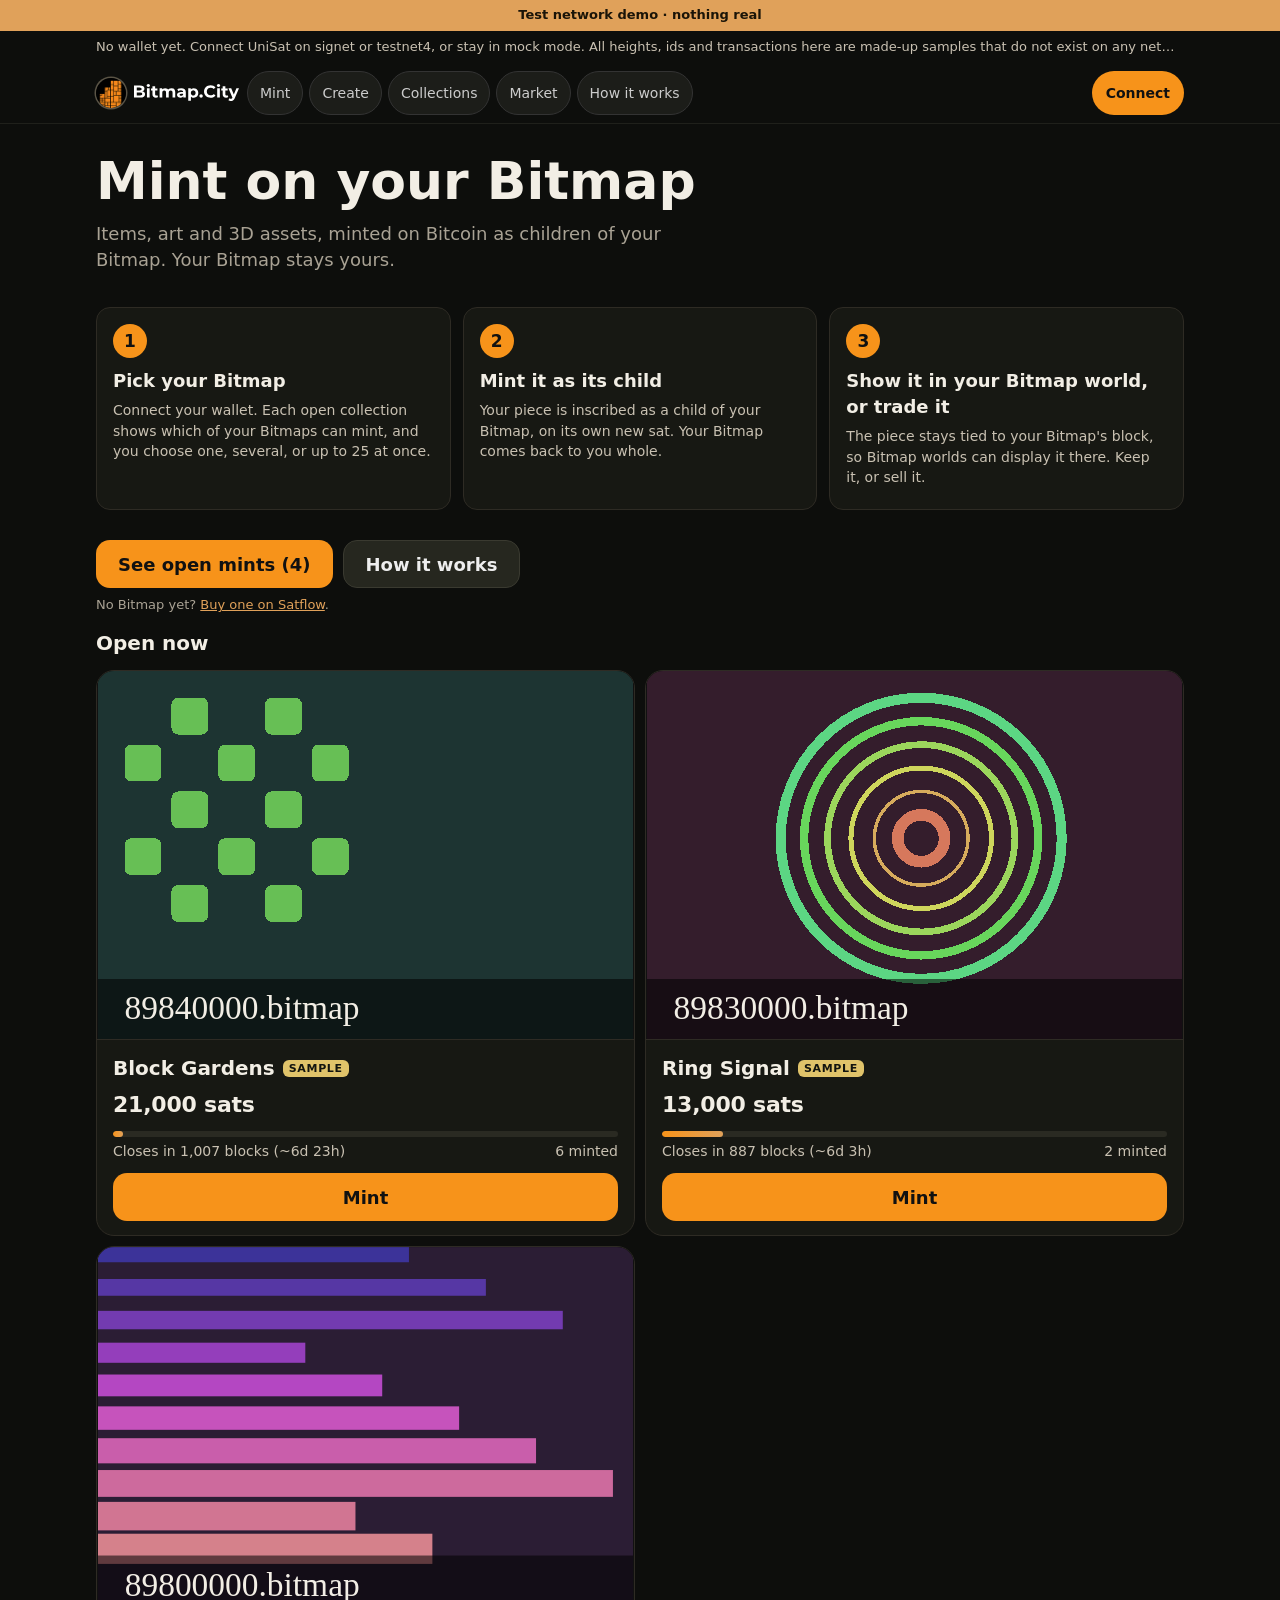
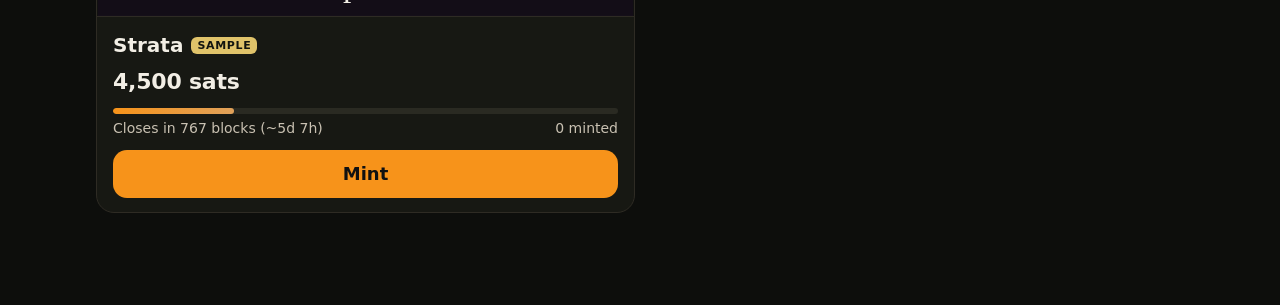
<file: bmcity-demo-eb44fe97/index.html>
<!doctype html>
<html lang="en">
<head>
<meta charset="utf-8">
<meta name="viewport" content="width=device-width, initial-scale=1">
<meta name="robots" content="noindex, nofollow">
<title>Open mints · Bitmap City demo</title>
<meta name="description" content="Bitmap City testnet demo: mint generative art on your Bitmap, with supply locked on-chain when the mint closes.">
<meta name="theme-color" content="#0d0e0c">
<meta property="og:title" content="Bitmap City demo">
<meta property="og:description" content="Mint on your Bitmap. Supply locks on-chain when the mint closes. Testnet demo, nothing real.">
<link rel="icon" type="image/png" sizes="32x32" href="brand/mark-32.png">
<link rel="icon" type="image/png" sizes="192x192" href="brand/mark-192.png">
<link rel="apple-touch-icon" href="brand/apple-touch-icon.png">
<meta property="og:image" content="brand/og.png">
<meta name="twitter:card" content="summary_large_image">
<style>
*{box-sizing:border-box}
html{scroll-padding-top:96px}
body{margin:0;background:#0d0e0c;color:#f2eee5;font:16px/1.45 system-ui,sans-serif}
input,textarea,button,select{font-family:inherit}
:focus-visible{outline:2px solid #f7931a;outline-offset:2px}
@media (prefers-reduced-motion:reduce){*{scroll-behavior:auto!important;transition:none!important}}
.ban{background:#e0a15a;color:#1a1408;text-align:center;font-weight:700;font-size:13px;padding:6px 12px}
.wnote{display:block;width:100%;max-width:1120px;margin:0 auto;background:none;border:0;text-align:center;font-size:13px;color:#c9c1b2;padding:6px 16px;min-height:32px;white-space:nowrap;overflow:hidden;text-overflow:ellipsis;cursor:pointer}
.wnote:empty{display:none}
.wnote.open{white-space:normal}
.wnote.alert{color:#ffb4a8;white-space:normal}
header{position:sticky;top:0;background:#0d0e0c;z-index:20;border-bottom:1px solid #1f201b}
.hin{max-width:1120px;margin:0 auto;display:flex;flex-wrap:wrap;align-items:center;gap:6px 8px;padding:8px 16px}
.brand{flex:0 0 auto;font-size:16px;font-weight:800;display:flex;align-items:center;gap:8px;background:none;border:0;color:#f2eee5;padding:0;min-height:44px;cursor:pointer}

.tabs{order:3;width:100%;display:flex;gap:6px;overflow-x:auto;scrollbar-width:none}
.tabs::-webkit-scrollbar{display:none}
.tab{flex:0 0 auto;background:#1c1d19;border:1px solid #333;color:#ccc;border-radius:999px;padding:10px 12px;min-height:44px;font-size:14px;cursor:pointer}
.tab.on{background:#f2eee5;color:#111;border-color:#f2eee5}
.tab .sm{display:none}
@media (max-width:420px){.tab .lg{display:none}.tab .sm{display:inline}.tab{padding:10px 10px;font-size:13.5px}.tabs{gap:4px}}
.wbtn{order:2;margin-left:auto;display:flex;align-items:center;gap:8px;min-height:44px;padding:8px 14px;border-radius:999px;background:#f7931a;color:#111;border:0;font-weight:700;font-size:14px;cursor:pointer;white-space:nowrap}
.wbtn.mock{background:#26271f;color:#f2eee5;border:1px solid #3a3a30}
.wbtn.ok{background:#16261a;color:#c9f2c0;border:1px solid #3f7d4c}
.wbtn.bad{background:#3a1512;color:#ffb4a8;border:1px solid #a33}
.wbtn .dot{width:8px;height:8px;border-radius:50%;background:currentColor}
@media (min-width:720px){.tabs{order:2;width:auto;flex:1 1 auto}.wbtn{order:3}}
main{max-width:480px;margin:0 auto;padding:8px 16px 80px;min-width:0}
main.wide{max-width:1120px}
h1{font-size:26px;margin:8px 0 6px}h2{font-size:20px;margin:14px 0 6px}
p.s{color:#a9a294;margin:4px 0 12px}
.card{background:#171813;border:1px solid #2e2b24;border-radius:18px;overflow:hidden;margin-bottom:16px}
.card .m{padding:14px 16px}
.card .m h2{margin-top:0}
.card .m p{margin:6px 0}
.row{display:flex;justify-content:space-between;gap:8px;color:#c9c1b2;font-size:15px;margin:3px 0}
.btn{display:block;width:100%;min-height:48px;border:0;border-radius:14px;background:#f7931a;color:#111;font-size:18px;font-weight:700;margin-top:12px;cursor:pointer}
.btn.g{background:#26271f;color:#eee;border:1px solid #3a3a30}
.btn.slim{min-height:44px;font-size:15px;background:transparent;color:#f2eee5;border:0;text-align:left;padding:8px 0}
.btn:disabled{opacity:.4}
.back{position:static;display:flex;width:max-content;align-items:center;min-height:44px;padding:8px 0;margin:0 0 10px;background:#0d0e0c;color:#f2eee5;border:0;font-weight:700;font-size:16px}
input,textarea{width:100%;background:#1c1d19;border:1px solid #3a3a30;color:#fff;border-radius:12px;padding:14px;font-size:16px;margin:6px 0}
.pick{display:flex;align-items:center;gap:10px;padding:12px;border:1px solid #3a3a30;border-radius:12px;margin:8px 0;cursor:pointer;min-height:44px}
.pick.on{border-color:#f7931a;background:#2a1f10}
.pick.off{opacity:.45;cursor:default}
.steps{color:#a9a294;font-size:13px;letter-spacing:.04em}
.good{color:#9fd39f}
.warn{background:#3a1512;border:1px solid #a33;color:#ffb4a8;border-radius:12px;padding:12px}
.danger{background:#5c1412;border:2px solid #ff4d3a;color:#ffe8e4;border-radius:12px;padding:14px;margin:12px 0;font-weight:700}
.danger p{margin:0 0 8px}
.danger .burnhead{font-size:22px;line-height:1.2;font-weight:800;margin:0 0 6px}
.danger .burnline{font-weight:600;margin:0 0 12px}
.danger .burnnote{font-size:12px;font-weight:400;color:#d9a8a0;margin:8px 0 0}
.danger a{text-decoration:none}
.burnid{display:flex;gap:12px;align-items:center;min-width:0}
.danger,.card,.lock{overflow-wrap:anywhere;min-width:0}
code{overflow-wrap:anywhere;font-family:ui-monospace,monospace}
.idchip{display:flex;align-items:center;gap:8px;min-width:0;flex:1 1 auto}
.idchip code{min-width:0;overflow:hidden;text-overflow:ellipsis;white-space:nowrap}
.idchip button,.idchip .copy{white-space:nowrap;flex-shrink:0}
.copy{flex:none;min-height:36px;padding:6px 10px;border-radius:10px;background:#26271f;color:#eee;border:1px solid #3a3a30;font-size:13px;font-weight:600;cursor:pointer}
.thumb{width:72px;height:72px;flex:none;border-radius:8px;background:#2a0c0a}
.hero{display:grid;grid-template-columns:minmax(0,1fr);gap:16px;align-items:start;margin:8px 0 16px}
.hero .facts{min-width:0}
.hero .facts h1{margin-top:0}
.cover{position:relative;width:100%;aspect-ratio:320/220;background:#111;overflow:hidden}
.cover iframe,.cover img{position:absolute;inset:0;width:100%;height:100%;border:0;display:block;object-fit:contain;image-rendering:pixelated;background:#111}
.hero .cover{border:1px solid #2e2b24;border-radius:18px}
.card>.cover{border-bottom:1px solid #2e2b24;aspect-ratio:320/220}
.cta a,.facts a{color:#e0a15a}
.mgrid{display:grid;grid-template-columns:minmax(0,1fr);gap:16px;margin-bottom:16px}
.mgrid .card{margin:0;display:flex;flex-direction:column}
.mgrid .card .m{flex:1;display:flex;flex-direction:column}
.mgrid .card .m .btn{margin-top:auto}
.cta{margin-top:12px}
.cta .btn{margin-top:6px}
.lock{background:#0f1d27;border:1px solid #2f6f96;border-left:5px solid #5bb3e6;border-radius:12px;padding:12px 14px;margin:12px 0;color:#dcecf7}
.lock b{display:block;font-size:16px;color:#fff;margin-bottom:4px}
.lock p{margin:0 0 4px;font-size:14px;line-height:1.45}
.lock a{color:#9fd6ff}
.lock.wait{background:#24190c;border-color:#8a6330;border-left-color:#e0a15a}
.lock.done{background:#112016;border-color:#3f7d4c;border-left-color:#7fd08f}
.lock .idchip{margin-top:6px}
.lock.mini p{font-size:13px}
.mintbar{position:sticky;bottom:0;background:#0d0e0c;padding:8px 0 12px;z-index:12;border-top:1px solid #2a2820}
.gallery{display:grid;grid-template-columns:repeat(2,minmax(0,1fr));gap:8px}
.tile{background:#171813;border:1px solid #2e2b24;border-radius:12px;overflow:hidden}
.tile .cover iframe,.tile .cover img{image-rendering:pixelated}
.tile .cap{padding:6px 8px;font-size:12px;color:#c9c1b2}
.chips{display:flex;gap:8px;overflow-x:auto;padding-bottom:4px}
.chips button{flex:0 0 auto;min-height:44px}
.chips .btn{width:auto;padding:0 16px;margin-top:0;font-size:15px}
.pinned{border:1px solid #f7931a;border-radius:12px;padding:10px 12px;margin:8px 0}
.pager{display:flex;gap:8px}
.pager .btn{margin-top:0}
.icard{display:grid;grid-template-columns:64px minmax(0,1fr);gap:10px;align-items:center;min-width:0;max-width:100%}
.icard>div,.icard b,.icard .fine{min-width:0;overflow-wrap:anywhere;word-break:break-word}
.ithumb{width:64px;height:64px;border-radius:8px}
.field{display:flex;align-items:center;margin:6px 0;background:#1c1d19;border:1px solid #3a3a30;border-radius:12px}
.field input{border:0;margin:0;background:transparent;flex:1;width:auto}
.field .suf{color:#8d877b;padding:0 14px}
.muted{color:#8d877b;font-size:13px;margin:2px 0 8px}
.fine{font-size:12px;color:#8d877b}
.sampletag{display:inline-block;vertical-align:middle;font:700 11px/1 ui-sans-serif,system-ui,sans-serif;letter-spacing:.06em;text-transform:uppercase;color:#12140f;background:#e0c36a;border-radius:6px;padding:3px 6px;margin-left:6px}
.sampleproof{font-size:13px;color:#e8e3d8;margin:6px 0 2px}
.lockhow{display:inline-block;margin-top:6px;color:#9fd3f2;font-weight:700}
.lead{margin:4px 0 12px}
.more{color:#f7b45a;font-weight:700;text-decoration:none;white-space:nowrap}
.mode p{margin:8px 2px 0}
.mode .fmt{font-size:15px;color:#e8e3d8;font-weight:600}
.fee{font-size:15px;color:#f2eee5;font-weight:700;margin:4px 0 10px}
.promptbox{border:1px solid #3a3a30;border-radius:12px;padding:12px;margin:8px 0}
.promptbox label{font-weight:700}
.help{font-size:15px;color:#e8e3d8;margin:4px 0}
.rules{margin:18px 0;padding:14px;border:1px solid #3a3a30;border-radius:12px}.rules .range{display:flex;gap:12px;flex-wrap:wrap}.fieldrow{display:flex;gap:8px;margin:6px 0}.fieldrow input{margin:0}.verdict{margin-top:6px}.verdict p{margin:4px 0 0}.verdict .vok{color:#c9f2c0}.verdict .vno{color:#ffb4a8}.verdict .gap{font-weight:700}.e3facts{margin:8px 0 16px;padding-left:20px}.unofficial .card{padding:10px;margin:8px 0}.kleft{font-weight:700}.fineprint{margin-top:28px;padding-top:16px;border-top:1px solid #3a3a30;font-size:15px;line-height:1.5;color:#e8e3d8;scroll-margin-top:72px}
.fineprint h2{font-size:20px;margin:0 0 8px}
.fineprint h3{font-size:16px;margin:14px 0 4px;color:#f2eee5}
.fineprint ul{margin:0;padding-left:20px}
.fineprint p{margin:0}
.why{color:#ffd2cb}
.phasepill.mut{color:#cfe6f5;border-color:#2f6f96}.phasepill.mut.add{color:#ffe0b8;border-color:#8a6330}
.phasepill{display:inline-block;margin:6px 0 0;padding:3px 10px;border:1px solid #4a4a3c;border-radius:999px;font-size:13px;font-weight:650;color:#f3efe4;overflow-wrap:anywhere}
.mocktag{display:inline-block;background:#e0a15a;color:#1a1408;font-weight:700;font-size:12px;border-radius:999px;padding:2px 8px}
.mode{border:1px solid #3a3a30;border-radius:12px;padding:10px;margin:8px 0}
.mode.on{border-color:#f7931a}
.timeline{display:grid;grid-template-columns:1fr 1fr;gap:8px;margin:12px 0}
.tstep{background:#171813;border:1px solid #2e2b24;border-radius:12px;padding:8px;font-size:13px}
.tstep b{display:block;color:#e0a15a}
details{background:#171813;border:1px solid #2e2b24;border-radius:12px;padding:4px 12px;margin:8px 0}
summary{min-height:44px;display:flex;align-items:center;cursor:pointer;font-weight:650}
.choice.on{outline:2px solid #f7931a}
.seg{display:grid;gap:8px;margin:8px 0}
.seg .btn{margin-top:0}
.sub{border:1px solid #3a3a30;border-radius:14px;padding:12px;margin:12px 0}
.sub h2{margin-top:0}
.paste{display:flex;gap:8px;align-items:center}
.paste input{flex:1;min-width:0}
.paste .btn{width:auto;flex:none;padding:0 16px;margin:0;min-height:48px;font-size:16px}
.chk{display:flex;gap:10px;align-items:flex-start;margin:12px 0}
.chk input{width:auto;margin:4px 0 0}
/* UX pass: shared components */
.vh{position:absolute!important;width:1px;height:1px;overflow:hidden;clip:rect(0 0 0 0);white-space:nowrap}
h1:focus{outline:none}
.price{font-size:22px;font-weight:800;color:#f2eee5;margin:6px 0 0;letter-spacing:-.01em}
.price small{font-size:13px;font-weight:500;color:#a9a294;margin-left:6px;letter-spacing:0}
.mgrid .card .m>.phasepill{align-self:flex-start}
.card .m h2{display:flex;align-items:center;flex-wrap:wrap;gap:0 2px}
.prog{height:6px;background:#2a2a22;border-radius:99px;overflow:hidden;margin:10px 0 4px}
.prog i{display:block;height:100%;background:linear-gradient(90deg,#f7931a,#e0a15a);border-radius:99px}
.meta{display:flex;justify-content:space-between;gap:8px;font-size:14px;color:#c9c1b2;margin:0 0 4px}
.lockline{display:flex;gap:8px;align-items:flex-start;font-size:13px;color:#9fd6ff;margin:10px 0 0;line-height:1.4}
.lockline.wait{color:#e9c08a}.lockline.done{color:#a7e3b2}
.lockline a{color:inherit;text-decoration:underline;text-underline-offset:2px}
.actions{display:flex;gap:12px;align-items:center;margin-top:16px}
.actions .btn{margin-top:0;flex:1}
.actions .lnk{flex:none;min-height:48px;padding:0 6px;background:none;border:0;color:#c9c1b2;font-size:16px;font-weight:600;cursor:pointer}
.stepper{margin:2px 0 10px}
.stepper ol{display:grid;grid-template-columns:repeat(6,1fr);gap:4px;list-style:none;padding:0;margin:0 0 8px}
.stepper li{height:5px;border-radius:99px;background:#2a2a22}
.stepper li.done{background:#8a6330}.stepper li.on{background:#f7931a}
.stepper li button{display:block;width:100%;height:24px;margin-top:-10px;background:none;border:0;cursor:pointer;padding:0}
.stepper p{margin:0;color:#a9a294;font-size:13px;letter-spacing:.04em;text-transform:uppercase}
.stepper p b{color:#f2eee5;font-weight:700}
.segc{display:grid;grid-template-columns:1fr 1fr;gap:4px;background:#1c1d19;border:1px solid #3a3a30;border-radius:14px;padding:4px;margin:12px 0}
.segc button{min-height:44px;border:0;border-radius:10px;background:transparent;color:#c9c1b2;font-size:15px;font-weight:650;cursor:pointer}
.segc button[aria-pressed="true"]{background:#f2eee5;color:#111}
.pthumb{width:56px;height:38px;border-radius:6px;flex:none;overflow:hidden;background:#111}
.pthumb img{width:100%;height:100%;display:block}
.pick .tick{margin-left:auto;color:#f7931a;font-weight:800}
.mode{display:block;width:100%;text-align:left;background:#171813;color:#f2eee5;cursor:pointer;font-size:15px}
.mode .mh{display:flex;align-items:center;gap:10px;font-weight:700;font-size:16px}
.mode .rd{width:20px;height:20px;border-radius:50%;border:2px solid #6b6656;flex:none;display:grid;place-items:center}
.mode.on .rd{border-color:#f7931a}.mode.on .rd::after{content:"";width:10px;height:10px;border-radius:50%;background:#f7931a}
.mode.on{background:#211a10}
.drop{display:flex;flex-direction:column;align-items:center;gap:4px;text-align:center;border:2px dashed #4a4a3c;border-radius:14px;padding:20px 14px;margin:12px 0;cursor:pointer;color:#c9c1b2;position:relative}
.drop:hover,.drop.over{border-color:#f7931a;background:#1a150c}
.drop b{color:#f2eee5;font-size:16px}
.drop:focus-within{outline:2px solid #f7931a;outline-offset:2px}
.filecard{display:flex;justify-content:space-between;align-items:center;gap:8px;border:1px solid #3a3a30;border-radius:12px;padding:10px 12px;margin:8px 0;font-size:14px}
.meter{height:6px;background:#2a2a22;border-radius:99px;overflow:hidden;margin:6px 0 2px}
.meter i{display:block;height:100%;background:#7fd08f}.meter i.mid{background:#e0a15a}.meter i.hot{background:#ff4d3a}
button.pick{width:100%;background:none;color:inherit;text-align:left;font-size:16px}
.chk{border:1px solid #3a3a30;border-radius:12px;padding:12px 14px;cursor:pointer;align-items:center;min-height:52px}
.chk input{width:22px;height:22px;margin:0;accent-color:#f7931a;flex:none}
.chk:has(input:checked){border-color:#f7931a;background:#211a10}
.hint{font-size:13px;color:#a9a294;margin:6px 0 0;text-align:center}
.danger label{display:block;font-weight:600;font-size:14px;margin:12px 0 0}
.danger input{background:#2a0c0a;border-color:#a33;color:#fff}
.danger .lockhow{color:#ffd2cb}
.flabel{display:block;font-weight:650;font-size:14px;margin:14px 0 0;color:#e8e3d8}
.cnt{display:block;text-align:right;font-size:12px;color:#8d877b;margin-top:-2px}
.rowedit{display:flex;justify-content:space-between;align-items:center;gap:8px;padding:8px 0;border-bottom:1px solid #26261f;font-size:15px}
.rowedit:last-child{border-bottom:0}
.rowedit span:first-child{color:#a9a294}
.rowedit .v{margin-left:auto;text-align:right;color:#f2eee5}
.rowedit .ed{background:none;border:0;color:#e0a15a;font-size:13px;font-weight:700;min-height:32px;padding:0 0 0 6px;cursor:pointer}
.buy{background:#171813;border:1px solid #2e2b24;border-radius:18px;padding:14px 16px;margin:12px 0}
.buy .on-bm{display:flex;align-items:center;gap:10px;margin:0 0 4px}
.buy .on-bm .pthumb{width:48px;height:33px}
.buy .on-bm div{min-width:0;flex:1}
.buy .on-bm b{display:block}
.buy .chg{background:none;border:1px solid #3a3a30;color:#f2eee5;border-radius:10px;min-height:40px;padding:0 12px;font-weight:600;cursor:pointer}
.buy .good{font-size:14px;margin:10px 0 0}
.capt{font-size:13px;color:#a9a294;margin:6px 2px 0}
.bgrid{display:grid;grid-template-columns:repeat(2,minmax(0,1fr));gap:8px;margin:10px 0}
.qp{margin:12px 0 10px}
.qp .qh{display:flex;justify-content:space-between;align-items:center;margin-bottom:6px}
.qp input{width:100%;min-height:40px;margin:0 0 8px;padding:0 12px;border-radius:10px;border:1px solid #3a3a30;background:#111;color:#f2eee5;font-size:15px}
.qrow{display:grid;grid-template-columns:repeat(4,minmax(0,1fr));gap:8px}
.qt{position:relative;padding:0;background:#171813;border:2px solid #2e2b24;border-radius:10px;overflow:hidden;color:#f2eee5;cursor:pointer;text-align:center}
.qt .qa{display:block;aspect-ratio:1;overflow:hidden;background:#111}
.qt .qa img{width:100%;height:100%;object-fit:cover;display:block}
.qt>span:last-child{display:block;padding:4px 2px;font-size:11px;font-weight:700;line-height:1.2;overflow-wrap:anywhere}
.qt.on{border-color:#f7931a;box-shadow:0 0 0 3px #f7931a33}
.qbulk{display:flex;justify-content:space-between;align-items:center;margin-top:6px}
.qsee{display:block;margin:8px auto 0}
.qmore,.linkbtn{background:none;border:0;color:#9cc3ff;font:inherit;font-size:13px;text-decoration:underline;cursor:pointer;padding:4px 0}
.mintmsg{margin:8px 0 0;font-size:14px;color:#c9c1b2;min-height:0;white-space:pre-line}
.mintmsg:empty{display:none}
.mintmsg.err{color:#ffb4a8}
.sheet{position:fixed;inset:0;z-index:40;background:#0d0e0cf7;overflow-y:auto;-webkit-overflow-scrolling:touch}
.sheet .sin{max-width:1088px;margin:0 auto;padding:12px 16px 40px}
.sheet .shd{display:flex;justify-content:space-between;align-items:center;position:sticky;top:0;background:#0d0e0c;padding:8px 0;z-index:2;font-size:18px}
.how3{list-style:none;margin:0 auto;padding:8px 16px;max-width:1120px;display:flex;gap:6px 18px;flex-wrap:wrap;justify-content:center;font-size:13px;color:#c9c1b2;border-bottom:1px solid #22211b}
.how3 li{display:flex;align-items:center;gap:6px}
.homehero{padding:22px 0 4px}
.homehero h1{font-size:clamp(32px,6vw,52px);line-height:1.06;margin:0 0 12px}
.homehero .s{font-size:18px;max-width:640px}
.howwrap{max-width:760px}
.steps3{display:grid;grid-template-columns:repeat(3,minmax(0,1fr));gap:12px;margin:18px 0;padding:0;list-style:none}
@media(max-width:720px){.steps3{grid-template-columns:1fr}}
.steps3 li{background:#171813;border:1px solid #2e2b24;border-radius:14px;padding:16px}
.steps3 .n{display:inline-grid;place-items:center;width:34px;height:34px;border-radius:50%;background:#f7931a;color:#111;font-weight:800;font-size:17px}
.steps3 h3{margin:10px 0 6px;font-size:18px}
.steps3 p{margin:0 0 6px;color:#c9c1b2;font-size:14px;line-height:1.45}
@media(min-width:900px){.grid3{grid-template-columns:repeat(3,minmax(0,1fr))}}
.ctas{display:flex;gap:10px;flex-wrap:wrap;margin:6px 0 4px}
.ctas .btn{width:auto;padding:0 22px}
.how3 b{display:inline-grid;place-items:center;width:20px;height:20px;border-radius:50%;background:#f7931a;color:#111;font-size:12px}
.nobm{margin:8px 0 0;font-size:13px;color:#a9a294}
.nobm a{color:#e0a15a}
.pend{color:#e0c35a;font-size:13px}
.btile{position:relative;display:block;width:100%;padding:0;background:#171813;border:2px solid #2e2b24;border-radius:12px;overflow:hidden;color:#f2eee5;text-align:left;cursor:pointer}
.btile img{display:block;width:100%;aspect-ratio:320/220}
.btile span{display:block;padding:6px 8px;font-size:13px;font-weight:600}
.btile.on{border-color:#f7931a;box-shadow:0 0 0 3px #f7931a33}
.btile.on::after{content:"✓";position:absolute;top:6px;right:6px;width:26px;height:26px;border-radius:50%;background:#f7931a;color:#111;font-weight:900;display:grid;place-items:center}
.btile.off{opacity:.45;cursor:not-allowed}
.btile .badge{position:absolute;top:6px;left:6px;padding:2px 7px;border-radius:99px;background:#0d0e0ccc;font-size:11px;font-weight:700;color:#f2eee5}
#bq{max-width:420px}
.filt{display:flex;gap:6px;overflow-x:auto;padding-bottom:2px;margin:8px 0}
.filt button{flex:0 0 auto;min-height:40px;padding:0 14px;border-radius:999px;background:#1c1d19;border:1px solid #3a3a30;color:#ccc;font-size:14px;cursor:pointer}
.filt button[aria-pressed="true"]{background:#f2eee5;color:#111;border-color:#f2eee5}
.mintbar{position:fixed;left:0;right:0;bottom:0;padding:10px 16px calc(10px + env(safe-area-inset-bottom));border-top:1px solid #2a2820;background:#0d0e0cf2;backdrop-filter:blur(8px);z-index:15;transform:translateY(110%);transition:transform .2s}
/* The sticky Mint bar is for phones, where the button scrolls out of view. On wider screens the buy box stays in view. */
@media(min-width:900px){.mintbar{display:none!important}}
.mintbar.show{transform:none}
.mintbar .in{max-width:1088px;margin:0 auto;display:flex;align-items:center;gap:10px}
.mintbar .in div{min-width:0;flex:1;font-size:13px;color:#c9c1b2;line-height:1.3}
.mintbar .in div b{display:block;color:#f2eee5;font-size:15px;white-space:nowrap;overflow:hidden;text-overflow:ellipsis}
.mintbar .btn{width:auto;margin:0;padding:0 18px;font-size:16px;flex:none}
.oktop{text-align:center;margin:8px 0 16px}
.oktop .badge{display:inline-flex;width:56px;height:56px;border-radius:50%;background:#16261a;border:2px solid #7fd08f;color:#a7e3b2;font-size:28px;font-weight:900;align-items:center;justify-content:center}
.oktop h1{font-size:32px;margin:10px 0 4px}
.okart{border-radius:18px;overflow:hidden;border:1px solid #2e2b24;margin:0 0 12px}
.okart img{display:block;width:100%}
.mkgrid{display:grid;grid-template-columns:repeat(2,minmax(0,1fr));gap:10px;margin:12px 0}
.mtile{display:block;width:100%;padding:0;text-align:left;background:#171813;border:1px solid #2e2b24;border-radius:14px;overflow:hidden;color:#f2eee5;cursor:pointer}
.mtile img{display:block;width:100%;aspect-ratio:320/220}
.mtile .t{padding:8px 10px 10px}
.mtile .t b{display:block;font-size:15px}
.mtile .t span{display:block;font-size:12px;color:#a9a294}
.mtile .t .p{font-size:15px;color:#f2eee5;font-weight:700;margin-top:4px}
.sold{display:inline-block;font-size:11px;font-weight:700;padding:2px 7px;border-radius:99px;background:#2a2a22;color:#c9c1b2;margin-left:4px}
.toolbar{display:flex;gap:8px;align-items:center;flex-wrap:wrap}
.toolbar select{min-height:40px;background:#1c1d19;color:#f2eee5;border:1px solid #3a3a30;border-radius:10px;padding:0 10px;font-size:14px}
.notify{min-height:44px}
details.about{margin:16px 0}
.grid{display:grid;grid-template-columns:repeat(2,minmax(0,1fr));gap:10px;margin:12px 0}
.grid .card{margin:0}
.grid svg{display:block;width:100%;height:auto}
@media (min-width:720px){.mgrid{grid-template-columns:repeat(auto-fill,minmax(300px,1fr))}.gallery,.bgrid,.mkgrid{grid-template-columns:repeat(3,minmax(0,1fr))}}
@media (min-width:900px){.hero{grid-template-columns:minmax(0,1.1fr) minmax(0,1fr);gap:32px}.hero .facts h1{font-size:36px}.hero{align-items:stretch}.hero .heroart{display:flex}.hero .heroart .cover{flex:1;display:flex;align-items:center;justify-content:center;min-height:0}.hero .heroart .cover>img,.hero .heroart .cover>iframe{max-height:100%}.gallery,.mkgrid{grid-template-columns:repeat(4,minmax(0,1fr))}.bgrid{grid-template-columns:repeat(5,minmax(0,1fr))}}
#picker,#buybox{scroll-margin-top:128px}
#bitmap-filter .filt{flex-wrap:wrap;overflow:visible}
.srcseg{display:flex;gap:8px;flex-wrap:wrap;margin:8px 0}.srcseg button{min-height:44px;padding:9px 14px;border-radius:10px;border:1px solid #3a3a30;background:transparent;color:#e6dfcf;font:inherit;cursor:pointer}.srcseg button[aria-pressed="true"]{border-color:#f7931a;background:#211a10;color:#ffd29a}
.idfield{display:flex;flex-direction:column;gap:6px;margin:8px 0}.idfield input{background:#12140f;color:#f2eee5;border:1px solid #3a3a30;border-radius:10px;padding:11px 12px;font:13px ui-monospace,monospace}
.pvblock{border:1px solid #2f2f27;border-radius:14px;padding:14px;margin:14px 0}
</style>
</head>
<body>
<div class="ban">Test network demo · nothing real</div>
<button class="wnote" id="wnote" type="button" aria-expanded="false" title="Show details" onclick="var o=this.classList.toggle('open');this.setAttribute('aria-expanded',o)"></button>
<header><div class="hin">
  <button class="brand" type="button" onclick="go('home')" aria-label="Bitmap.City home"><img src="brand/mark-64.png" alt="" width="30" height="30" style="display:block;border-radius:50%;box-shadow:0 0 0 1.5px #5a5446"><img src="brand/bitmap-city-wordmark-white.svg" alt="Bitmap.City" height="17" style="display:block;height:17px;width:auto"></button>
  <nav class="tabs" aria-label="Main">
  <button class="tab on" id="tb" onclick="enterMints()">Mint</button>
  <button class="tab" id="tc" onclick="go('c1')">Create</button>
  <button class="tab" id="td" onclick="go('cols')">Collections</button>
  <button class="tab" id="tm" onclick="go('mkt')">Market</button>
  <button class="tab" id="th" onclick="go('how')"><span class="lg">How it works</span><span class="sm">Help</span></button>
  </nav>
  <button class="wbtn" id="tw" type="button" onclick="connect()">Connect</button>
</div></header>
<ol class="how3" id="how3" aria-label="How Bitmap City works"><li><b>1</b><span>Pick your Bitmap</span></li><li><b>2</b><span>Mint it as its child</span></li><li><b>3</b><span>Show it in your Bitmap world, or trade it</span></li></ol>
<main id="app"></main>
<div class="mintbar" id="mintbar" aria-hidden="true"></div>
<script>
// E3 v3.4 reference evaluator (verbatim eligible.js): the same answer as the master, indexer and co-signer.
  /* ---- E3 v3.4 eligibility filter: MINT_RULES.eligible (SPEC-eligibility.md). REFERENCE EVALUATOR: the bytes between
   *  ELIGIBLE-BEGIN and ELIGIBLE-END are identical in the master and in e3-v3.4/eligible.js; indexers, co-signers and
   *  pickers copy them verbatim. Pure functions of the bitmap height N (a non-negative safe integer). ---- */
  /*ELIGIBLE-BEGIN*/
  /** Limits: depth counts nodes on the longest root-to-leaf path (a bare test = 1, any(not(test)) = 3); every test
   *  occurrence counts toward maxTests (a heights list counts as one); digit text is 1..maxDigits ASCII digits. */
  const ELIGIBLE_LIMITS = Object.freeze({ maxDepth: 3, maxTests: 16, maxLeaves: 16, maxDigits: 8, maxHeights: 1000 });
  /** Tests whose value must be exactly true, and tests whose value is digit text. */
  const ELIGIBLE_FLAGS = ['palindrome', 'prime', 'fibonacci', 'powerOf10', 'sameDigits', 'halving', 'difficultyAdjustment', 'square', 'cube'];
  const ELIGIBLE_DIGITS = ['contains', 'startsWith', 'endsWith'];
  /** null when `pred` is a well-formed filter, else a short 'path: problem' string (a malformed filter matches nothing). */
  const eligibleError = (/** @type {any} */ pred) => {
    let tests = 0;
    const uint = (/** @type {any} */ x) => typeof x === 'number' && Number.isSafeInteger(x) && x >= 0;
    const isObj = (/** @type {any} */ x) => x !== null && typeof x === 'object' && !Array.isArray(x);
    /** @returns {string|null} */
    const walk = (/** @type {any} */ p, /** @type {number} */ depth, /** @type {string} */ at) => {
      if (depth > ELIGIBLE_LIMITS.maxDepth) return `${at}: nested deeper than ${ELIGIBLE_LIMITS.maxDepth}`;
      if (!isObj(p)) return `${at}: a test must be an object`;
      const keys = Object.keys(p);
      if (keys.length !== 1) return `${at}: a test must have exactly one key (has ${keys.length})`;
      const k = keys[0], v = p[k], here = `${at}.${k}`;
      if (k === 'any' || k === 'all') {
        if (!Array.isArray(v) || v.length === 0) return `${here}: must be a non-empty array`;
        for (let i = 0; i < v.length; i++) { const e = walk(v[i], depth + 1, `${here}[${i}]`); if (e) return e; }
        return null;
      }
      if (k === 'not') return walk(v, depth + 1, here);
      if (++tests > ELIGIBLE_LIMITS.maxTests) return `${here}: more than ${ELIGIBLE_LIMITS.maxTests} tests`;
      if (ELIGIBLE_FLAGS.includes(k)) return v === true ? null : `${here}: must be true (use "not" to negate)`;
      if (ELIGIBLE_DIGITS.includes(k)) return typeof v === 'string' && /^[0-9]{1,8}$/.test(v) ? null : `${here}: must be text of 1-${ELIGIBLE_LIMITS.maxDigits} digits`;
      if (k === 'range') return Array.isArray(v) && v.length === 2 && uint(v[0]) && uint(v[1]) && v[0] <= v[1] ? null : `${here}: must be [from, to], whole numbers, from <= to`;
      if (k === 'mod') return Array.isArray(v) && v.length === 2 && uint(v[0]) && v[0] >= 2 && uint(v[1]) && v[1] < v[0] ? null : `${here}: must be [m, r], whole numbers, m >= 2, r < m`;
      if (k === 'digitAt') return Array.isArray(v) && v.length === 2 && uint(v[0]) && v[0] >= 1 && uint(v[1]) && v[1] <= 9 ? null : `${here}: must be [p, d], p >= 1 (from the right), d 0-9`;
      if (k === 'digitSum') {
        if (!isObj(v) || Object.keys(v).length !== 1) return `${here}: must be {"eq": s} or {"multipleOf": k}`;
        if ('eq' in v) return uint(v.eq) ? null : `${here}.eq: must be a whole number`;
        if ('multipleOf' in v) return uint(v.multipleOf) && v.multipleOf >= 1 ? null : `${here}.multipleOf: must be a whole number >= 1`;
        return `${here}: must be {"eq": s} or {"multipleOf": k}`;
      }
      if (k === 'digits') return typeof v === 'string' && /^[0-9?]{1,10}$/.test(v) && !(v.length > 1 && v[0] === '0') ? null : `${here}: must be a mask of 1-10 characters, each 0-9 or ?, not starting with 0`;
      if (k === 'heights') return Array.isArray(v) && v.length >= 1 && v.length <= ELIGIBLE_LIMITS.maxHeights && v.every(uint) ? null : `${here}: must be a list of 1-${ELIGIBLE_LIMITS.maxHeights} whole-number heights`;
      return `${here}: unknown test`;
    };
    return walk(pred, 1, 'eligible');
  };
  /** Integer root: the largest r with r^k <= N (k = 2 or 3), by bisection on exact integers. */
  const eligibleRoot = (/** @type {number} */ N, /** @type {number} */ k) => {
    let lo = 0, hi = k === 2 ? 94906266 : 208064; // above the root of Number.MAX_SAFE_INTEGER
    while (lo < hi) { const mid = Math.floor((lo + hi + 1) / 2); let x = 1; for (let i = 0; i < k; i++) x *= mid; if (x <= N) lo = mid; else hi = mid - 1; }
    return lo;
  };
  /** Does height N match the WELL-FORMED filter `p`? (Call eligibleError first; isEligible does both.) */
  const eligibleMatch = (/** @type {any} */ p, /** @type {number} */ N) => {
    const k = Object.keys(p)[0], v = p[k], s = String(N);
    switch (k) {
      case 'any': return v.some((/** @type {any} */ q) => eligibleMatch(q, N));
      case 'all': return v.every((/** @type {any} */ q) => eligibleMatch(q, N));
      case 'not': return !eligibleMatch(v, N);
      case 'palindrome': return s === s.split('').reverse().join('');
      case 'prime': { if (N < 2) return false; for (let d = 2; d * d <= N; d++) if (N % d === 0) return false; return true; }
      case 'fibonacci': { let a = 0, b = 1; while (a < N) { const c = a + b; a = b; b = c; } return a === N; }
      case 'powerOf10': return /^10*$/.test(s);
      case 'sameDigits': return /^([0-9])\1+$/.test(s);
      case 'square': { const r = eligibleRoot(N, 2); return r * r === N; }
      case 'cube': { const r = eligibleRoot(N, 3); return r * r * r === N; }
      case 'mod': return N % v[0] === v[1];
      case 'halving': return N % 210000 === 0;
      case 'difficultyAdjustment': return N % 2016 === 0;
      case 'contains': return s.includes(v);
      case 'startsWith': return s.startsWith(v);
      case 'endsWith': return s.endsWith(v);
      case 'digitSum': { let t = 0; for (const c of s) t += c.charCodeAt(0) - 48; return 'eq' in v ? t === v.eq : t % v.multipleOf === 0; }
      case 'digitAt': return s.length >= v[0] && s.charCodeAt(s.length - v[0]) - 48 === v[1];
      case 'range': return N >= v[0] && N <= v[1];
      case 'heights': return v.includes(N);
      case 'digits': { if (s.length !== v.length) return false; for (let i = 0; i < v.length; i++) if (v[i] !== '?' && v[i] !== s[i]) return false; return true; }
    }
    return false;
  };
  /** The eligibility rule for Bitmap height N under rules R: true = eligible. R.eligible absent or null = every N.
   *  A malformed R.eligible (or N not a non-negative safe integer) never counts as a match: fail closed. */
  const isEligible = (/** @type {any} */ R, /** @type {number} */ N) => {
    if (R.eligible == null) return true;
    if (eligibleError(R.eligible) !== null || !Number.isSafeInteger(N) || N < 0) return false;
    return eligibleMatch(R.eligible, N);
  };
  /*ELIGIBLE-END*/


function traits(height, block){var digits=String(height).split("");var sum=0;for(var i=0;i<digits.length;i++)sum+=Number(digits[i]);var text=String(height);var reversed=text.split("").reverse().join("");var hash=String(block.hash||"").toLowerCase();if(!/^[0-9a-f]{64}$/.test(hash))hash="0".repeat(64);function byteAt(i){return parseInt(hash.substr(i*2,2),16)}var tx=Number(block.transaction_count)||0;var ts=Number(block.timestamp)||0;var year=new Date(ts*1000).getUTCFullYear();var motifs=["grid","rings","strata","glyph","pulse"];var inks=["chalk","amber","tide","ember","moss"];var density=tx<2?"quiet":tx<50?"settled":tx<500?"busy":"roaring";return{district:text+".bitmap",height:height,digitSum:sum,palindrome:text===reversed,contains420:text.indexOf("420")!==-1,leadingDigit:Number(digits[0]),era:year,density:density,motif:motifs[byteAt(0)%5],ink:inks[byteAt(1)%5],hue:byteAt(2),accent:byteAt(3),cells:(byteAt(4)%5)+3,txCount:tx,hashPrefix:hash.slice(0,8),bits:block.bits,nonce:block.nonce}}
function seeded(h){var s=h*2654435761>>>0,o="";for(var i=0;i<64;i++){s^=s<<13;s^=s>>>17;s^=s<<5;s>>>=0;o+=(s&15).toString(16)}return{hash:o,timestamp:1231006505+h*600,transaction_count:(h*7919)%3000,bits:0x17034219,nonce:s,src:"seeded"}}
var cache={},TIP=null,tipLive=89917000;
var EMBEDDED={};
async function block(h){if(cache[h])return cache[h];if(EMBEDDED[h]){cache[h]=EMBEDDED[h];return cache[h]}var s=seeded(h);s.src="sample block data (not a real block)";cache[h]=s;return cache[h]}
function paint(t,st,shift){st=st||0;shift=shift||0;var hue=(Math.round(t.hue*360/255)+shift)%360,ac=(Math.round(t.accent*360/255)+shift)%360,c=t.cells,r="";
if(st==0){for(var y=0;y<c;y++)for(var x=0;x<c;x++){if(((x*13+y*7+t.accent+t.leadingDigit)%(t.motif==="rings"?3:2))!==0)continue;r+='<rect x="'+(16+x*28)+'" y="'+(16+y*28)+'" width="22" height="22" rx="4" fill="hsl('+ac+' 55% 58%)" opacity=".9"/>'}}
else if(st==1){for(var i=c+3;i>0;i--)r+='<circle cx="'+(160+(t.nonce%40)-20)+'" cy="100" r="'+(i*14)+'" fill="none" stroke="hsl('+((ac+i*25)%360)+' 60% 60%)" stroke-width="'+(2+(t.digitSum+i)%6)+'"/>'}
else{for(var j=0;j<10;j++){var hh=8+((t.hue*(j+3)+t.txCount)%22);r+='<rect x="0" y="'+(j*19)+'" width="'+(120+((t.accent*(j+1)+t.nonce)%200))+'" height="'+hh+'" fill="hsl('+((ac+j*12)%360)+' 50% '+(40+j*3)+'%)"/>'}}
return '<svg xmlns="http://www.w3.org/2000/svg" viewBox="0 0 320 220"><rect width="320" height="220" fill="hsl('+hue+' 28% 16%)"/>'+r+'<rect y="184" width="320" height="36" fill="#000" opacity=".55"/><text x="16" y="208" fill="#f2eee5" font-size="20" font-family="Georgia,serif">'+t.district+'</text></svg>'}
function previewSvg(h,st,sh){var b=seeded(h);var bb=Object.assign({},b,{hash:b.hash.split("").reverse().join("")});return paint(traits(h,bb),st,sh)}
async function art(h,st,sh){var b=await block(h);var bb=Object.assign({},b,{hash:b.hash.split("").reverse().join("")});return {svg:paint(traits(h,bb),st,sh),b:b}}
var BURN_HEAD="🔥 This parent gets burned. You won't get it back.",BURN_LINE="Burning it locks supply forever: after close, no one can mint more.",VIBE_NOTE="Inscribed, then burned.";
var SUPPLY_LOCK="Burning the parent locks the supply: once it is burned, no one (including you) can ever mint more from this collection.";
var PREVIEW_ONLY="Preview only: AI generation not connected yet";
var EDITION_COPY="Every NFT shows this exact file, as identical (fungible) editions.";EDITION_FORMATS="Formats: PNG, WebP, GIF, GLB, HTML.";
var GENERATIVE_COPY="Each NFT renders differently from its Bitmap's block data.";GENERATIVE_FORMATS="Formats: HTML script (can load GLB 3D).";PROMPT_CTA="Or describe it and we'll make it";PROMPT_COPY={generative:{label:"Describe the generative art",placeholder:"e.g. neon rings that pulse with the block hash",helper:"We'll write a script that draws each NFT differently from its Bitmap's block data."},edition:{label:"Describe the image",placeholder:"e.g. a chalk-drawn city block on dark paper",helper:"We'll make one image every edition shows."}};GEN_ACCEPT=".html,.htm",EDITION_ACCEPT=".png,.webp,.gif,.glb,.html,.htm,.avif,.svg";
var DELEGATE_LINE="Inscribed once, then each mint is a tiny pointer to it, so mint fees stay low.";
var WORLDS_TIP="For 3D worlds, ship GLB models. Add MML markup so worlds can place it, and a three.js viewer so it also displays on marketplaces.";
var demoWallet=[];
(function(){var named=[89840420,89812345,89777777];for(var i=0;i<50;i++){var height=i<named.length?named[i]:(i%8===0?89420000+i:89700000+i*13);demoWallet.push({height:height})}})();
function whoAt(i){var heads=["sample-wallet-a","sample-wallet-b","sample-wallet-c","sample-wallet-d"];return heads[i%heads.length]+"…"+String(i%90+10)}
var mints=[
{name:"Block Gardens",sample:true,desc:"Each child grows from its block hash. Same height, same garden.",price:20000,close:0,parent:89840000,st:0,sh:0,phase:"open",minted:6,media:"html",filter:"all",creator:"sample-studio",perBitmap:2,minH:0,maxH:null,fields:{artist:"garden"},vb:470,used:[89840420,89840420,89700091,89700182,89700182],unofficial:[{height:89840420,code:"DUPLICATE",who:"sample-wallet-c…7f"},{height:89812345,code:"BITMAP_DUPLICATE",who:"sample-wallet-d…3a"}],mintedItems:[{n:6,height:89812345,who:"sample-wallet-a…k2"},{n:5,height:89777777,who:"sample-wallet-b…18"},{n:4,height:89800111,who:"sample-wallet-c…44"},{n:3,height:89830000,who:"sample-wallet-d…03"},{n:2,height:89840111,who:"sample-wallet-a…71"},{n:1,height:89123456,who:"sample-wallet-b…55"}]},
{name:"Ring Signal",sample:true,desc:"Rings set by nonce and digit sum.",price:12000,close:0,parent:89830000,st:1,sh:40,phase:"open",minted:2,media:"html",filter:"all",creator:"sample-ring",vb:466,used:[],mintedItems:[{n:2,height:89840420,who:"sample-wallet-a…k2"},{n:1,height:89812345,who:"sample-wallet-b…18"}]},
{name:"Strata",sample:true,desc:"Layers from transaction count.",price:3500,close:0,parent:89800000,st:2,sh:180,phase:"open",minted:0,media:"image",filter:"all",creator:"sample-strata",vb:466,used:[],mintedItems:[]},
{name:"Early District",sample:true,desc:"Only Bitmaps from blocks 89,400,000 to 89,800,000. The script reads that block.",minH:89400000,maxH:89800000,price:8000,close:0,parent:89840420,st:1,sh:20,phase:"open",minted:1,media:"html",filter:"all",creator:"sample-early",vb:466,used:[89700039],mintedItems:[{n:1,height:89700039,who:"sample-wallet-a…k2"}]}
];
var closedShows=[
{id:"harbor",name:"Harbor",sample:true,parent:89700091,st:1,sh:90,media:"image",phase:"awaiting",minted:12,close:0,price:8000,creator:"sample-harbor",desc:"The window has ended. The parent is still in the project wallet."},
{id:"ember",name:"Ember Archive",sample:true,parent:89777777,st:2,sh:20,media:"image",burnHeight:89916840,phase:"burned",minted:40,close:0,price:5000,creator:"sample-ember",desc:"The parent burn is confirmed.",txid:sampleHex("ember-burn")}
];
var upcoming={name:"North Window",sample:true,parent:89800111,st:0,sh:200,media:"image",phase:"upcoming",start:0,price:4500,creator:"sample-north",vb:466,desc:"Opens when the countdown reaches its start height."};
var mockMine=["89840420.bitmap","89812345.bitmap","89777777.bitmap"];
var mockOthers=[
{id:sampleHex("sample-a")+"i0",label:"image/svg+xml · #1",contentType:"image/svg+xml",bytes:1840,number:1,thumb:'<svg class="ithumb" viewBox="0 0 64 64"><rect width="64" height="64" fill="#c47a2a"/><rect x="8" y="8" width="14" height="14" fill="#f4e2c4"/><rect x="26" y="8" width="14" height="14" fill="#f4e2c4"/><rect x="8" y="26" width="14" height="14" fill="#8a4b12"/><rect x="26" y="26" width="14" height="14" fill="#f4e2c4"/></svg>'},
{id:sampleHex("sample-b")+"i0",label:"image/webp · #2",contentType:"image/webp",bytes:42112,number:2,thumb:'<svg class="ithumb" viewBox="0 0 64 64"><rect width="64" height="64" fill="#1d4a32"/><circle cx="32" cy="32" r="16" fill="none" stroke="#8dcea8" stroke-width="4"/><circle cx="32" cy="32" r="7" fill="none" stroke="#d8ffe8" stroke-width="3"/></svg>'}
];
var mine=mockMine.slice(),others=mockOthers.slice(),S={p:0,bpage:0,bchip:"eligible",bq:"",bh:null,wall:0,how:"collectors"},C={kind:"bitmap",p:0,o:0,artMode:"generative",k:1,lo:"",hi:"",fields:[{key:"",value:""}]};
var wallet={mode:"mock",note:"",address:"",publicKey:"",chain:"",psbt:""};
var currentView={v:"list",a:null};
function navHistory(){if(typeof history==="undefined"||!history||typeof history.pushState!=="function")return{pushState:function(){},replaceState:function(){},back:function(){},length:1,state:null};return history}
var TOP_LEVEL={home:1,list:1,cols:1,mkt:1,how:1,minted:1};
var BACK_LABEL={};
var TITLES={home:"Mint on your Bitmap",list:"Open mints",mint:"Mint",minted:"Minted",cols:"Collections",col:"Collection",mkt:"Market",listing:"Listing",how:"How it works",c1:"Create · Parent",c2:"Create · Name",c3:"Create · Art",c4:"Create · Preview",c5:"Create · Price",c6:"Create · Launch"};
function $(h){var v=currentView.v;var create=/^c[1-6]$/.test(v);var back=TOP_LEVEL[v]||create?"":'<button class="back" type="button" onclick="back()">← '+(BACK_LABEL[v]||"Back")+'</button>';var app=document.getElementById("app");app.innerHTML=back+h;var title=TITLES[v]||"Bitmap City";if(v==="mint"&&mints[S.m])title=mints[S.m].name;if(v==="col"){var hd=app.querySelector("h1");if(hd)title=hd.textContent.replace(/sample$/i,"").trim()}document.title=title+" · Bitmap City demo";if(!S.keep){scrollTo(0,0);var h1=app.querySelector("h1");if(h1&&booted){h1.setAttribute("tabindex","-1");try{h1.focus({preventScroll:true})}catch(e){}}}paintWallet();paintMintbar()}
var booted=false;
function esc(s){return String(s==null?"":s).replace(/&/g,"&amp;").replace(/</g,"&lt;").replace(/"/g,"&quot;")}
function fmt(n){return Number(n).toLocaleString("en-US")}
function fieldValue(id){var node=document.getElementById(id);if(!node||typeof node.value!=="string")return null;return node.value}
function captureFields(){captureRules();var n=fieldValue("n");if(n!=null)C.n=n;var d=fieldValue("d");if(d!=null)C.d=d;var pr=fieldValue("pr");if(pr!=null)C.pr=pr;var pp=fieldValue("pp");if(pp!=null&&pp!=="")C.price=Number(pp);var ry=fieldValue("ry");if(ry!=null&&ry!=="")C.royalty=Number(ry);var vp=fieldValue("vp");if(vp!=null)C.vp=vp;var bp=fieldValue("bp");if(bp!=null)C.burnPhrase=bp;var bq=fieldValue("bq");if(bq!=null)S.bq=bq}
function mintQuote(price){price=Number(price);if(!Number.isInteger(price)||price<0)return null;if(price>0&&price<330)return null;var fee=Math.max(1000,price>0?Math.ceil(price*500/10000):0);if(fee>0&&fee<330)fee=330;return {cut:0,service:fee,platform:fee,creator:price,due:price+fee}}
function ctaLabel(m){return null}
function pickImg(h,m){return '<img alt="" loading="lazy" src="'+svgUri(artSvg(h,m))+'">'}
function buyExtra(m){return ""}
function feeSplit(price){var f=mintFee(price);return (Number(price)>0?fmt(price)+" + ":"Free + ")+fmt(f)+" fee"}
function mintFee(price){var q=mintQuote(price);return q?q.service:null}
function allIn(price){if(price===""||price==null)return null;var n=Number(price);var fee=mintFee(n);return fee==null?null:n+fee}
function royaltyPercent(value){if(value===""||value==null)return 1;var n=Number(value);if(!isFinite(n))return null;var tenths=n*10;if(Math.abs(tenths-Math.round(tenths))>1e-8)return null;var exact=Math.round(tenths)/10;if(exact<0||exact>2.5)return null;return exact}
var EXAMPLE_BTC_USD=100000;
var WINDOW_BLOCKS=1008;
function formatBtc(amount){amount=Math.trunc(Number(amount));if(!isFinite(amount))return "";var sign=amount<0?"-":"";var abs=Math.abs(amount);var whole=Math.floor(abs/100000000);var fraction=String(abs%100000000).padStart(8,"0").replace(/0+$/,"");return sign+(fraction?whole+"."+fraction:String(whole))}
function formatUsd(amount,usdPerBtc){var usd=Math.abs(Math.trunc(Number(amount)))/100000000*Number(usdPerBtc);if(!isFinite(usd))return "";if(usd===0)return "$0";if(usd>=1){var rounded=usd.toFixed(2);return "$"+(rounded.slice(-3)===".00"?rounded.slice(0,-3):rounded)}var text=usd.toFixed(4).replace(/0+$/,"").replace(/\.$/,"");return "$"+text}
function conversionLine(amount){return "≈ "+formatBtc(amount)+" BTC · ≈ "+formatUsd(amount,EXAMPLE_BTC_USD)+" (example rate)"}
function royaltyExample(value){var r=royaltyPercent(value);if(r==null)return "Royalty must be a multiple of 0.1%, from 0 to 2.5.";var bps=Math.round(r*100);var got=bps>0?Math.max(330,Math.ceil(100000*bps/10000)):0;return "On a 100,000 sat resale you get "+fmt(got)+" sats."}
function blocked(){return wallet.mode==="mainnet"||wallet.mode==="refused"}
function blockedNote(which){if(wallet.mode==="mainnet")return which==="open"?"Mainnet wallet: switch UniSat to signet or testnet4 to open the mint.":"Your wallet is on mainnet, so this walkthrough uses mock inscriptions. Opening the mint stays blocked until you switch to signet or testnet4.";return which==="open"?"Network switch was refused. Switch UniSat to signet or testnet4 to open the mint.":"Network switch was refused, so this walkthrough uses mock inscriptions. Opening the mint stays blocked until you switch to signet or testnet4."}
function dis(){return blocked()?" disabled":""}
function paintWallet(){var n=document.getElementById("wnote"),b=document.getElementById("tw");if(n){if(n.textContent!==(wallet.note||""))n.textContent=wallet.note||"";var bad=blocked()||/refused|closed|not eligible|did not/i.test(wallet.note||"");n.classList.toggle("alert",!!bad)}if(!b)return;var label,cls="wbtn";if(wallet.mode==="connected"){label='<span class="dot"></span>'+esc(wallet.address.slice(0,6)+"…"+wallet.address.slice(-4));cls+=" ok"}else if(wallet.mode==="mainnet"){label="Mainnet blocked";cls+=" bad"}else if(wallet.mode==="refused"){label="Wrong network";cls+=" bad"}else if(wallet.mock){label='<span class="dot"></span>Mock wallet';cls+=" mock"}else label="Connect";b.className=cls;b.innerHTML=label;b.title=wallet.mode==="connected"?"Connected on "+wallet.chain:wallet.mock?"Mock mode: nothing is signed or broadcast":"Connect UniSat on signet or testnet4"}
function bitmapHeight(type,content){var m=/^([0-9]+)\.bitmap$/.exec(String(content||"").trim());if(!m)return null;if(m[1].length>1&&m[1].charAt(0)==="0")return null;if(type&&!/text\/plain/i.test(type))return null;return Number(m[1])}
function signInputs(kind,account){var base={address:account.address,publicKey:account.publicKey,sighashTypes:[1]};return[Object.assign({index:0,disableTweakSigner:false},base)]}
var CHAIN_OK={BITCOIN_SIGNET:"signet",BITCOIN_TESTNET4:"testnet4"};
function readChain(chain){var enumerated=String(chain&&chain.enum||"").toUpperCase();if(enumerated==="BITCOIN_MAINNET"||enumerated==="FRACTAL_BITCOIN_MAINNET")return{ok:false,mainnet:true,note:"UniSat is on Bitcoin mainnet. Bitmap City refuses mainnet. Switch the wallet to signet or testnet4."};if(CHAIN_OK[enumerated])return{ok:true,mainnet:false,chain:CHAIN_OK[enumerated],note:""};var label=(chain&&chain.name)||enumerated||"an unknown chain";return{ok:false,mainnet:false,note:"UniSat is on "+label+". Bitmap City only connects on signet or testnet4."}}
async function ensureChain(provider){if(!provider.getChain||!provider.switchChain)throw new Error("UniSat is too old to report the chain. Update UniSat and switch to signet or testnet4.");var chain=await provider.getChain();var parsed=readChain(chain);if(parsed.ok)return parsed;try{await provider.switchChain("BITCOIN_SIGNET")}catch(error){var rejected=error&&error.message?error.message:"User rejected the request.";return {ok:false,mainnet:false,note:"Network switch was refused. "+rejected}}chain=await provider.getChain();parsed=readChain(chain);var enumerated=String(chain&&chain.enum||"").toUpperCase();if(enumerated!=="BITCOIN_SIGNET"&&enumerated!=="BITCOIN_TESTNET4"){if(!parsed.mainnet)parsed.note="Network switch was refused. "+parsed.note;parsed.ok=false}return parsed}
function bech32Decode(addr){var CHAR="qpzry9x8gf2tvdw0s3jn54khce6mua7l",pos=addr.lastIndexOf("1");if(pos<1||pos+7>addr.length||addr.length>90)return null;var hrp=addr.slice(0,pos),data=[];for(var i=pos+1;i<addr.length;i++){var d=CHAR.indexOf(addr.charAt(i));if(d<0)return null;data.push(d)}if(data.length<7)return null;var exp=[];for(var i=0;i<hrp.length;i++)exp.push(hrp.charCodeAt(i)>>5);exp.push(0);for(var i=0;i<hrp.length;i++)exp.push(hrp.charCodeAt(i)&31);var values=exp.concat(data),GEN=[0x3b6a57b2,0x26508e6d,0x1ea119fa,0x3d4233dd,0x2a1462b3],chk=1;for(var i=0;i<values.length;i++){var top=chk>>>25;chk=((chk&0x1ffffff)<<5)^values[i];for(var j=0;j<5;j++)if((top>>>j)&1)chk^=GEN[j]}var version=data[0];if(version===0){if(chk!==1)return null}else if(version>=1&&version<=16){if(chk!==0x2bc830a3)return null}else return null;if(data.length<8)return null;return {hrp:hrp}}
function addressProblem(address){var raw=String(address||"").trim(),lower=raw.toLowerCase();if(lower.indexOf("bc1")===0)return "UniSat returned a mainnet address. Bitmap City refuses mainnet.";if(raw!==lower&&raw!==raw.toUpperCase())return "UniSat returned "+address+". Bitmap City only accepts a tb or bcrt bech32 address.";var decoded=bech32Decode(lower);if(!decoded||(decoded.hrp!=="tb"&&decoded.hrp!=="bcrt"))return "UniSat returned "+address+". Bitmap City only accepts a tb or bcrt bech32 address.";return ""}
function refuseChain(parsed){wallet={mode:parsed.mainnet?"mainnet":"refused",note:parsed.note,address:"",publicKey:"",chain:"",psbt:""};paintWallet();go("list")}
async function loadInscriptions(provider){var gate=await ensureChain(provider);if(!gate.ok)throw new Error(gate.note);var found=[],cursor=0;for(var page=0;page<5;page++){var batch=await provider.getInscriptions(cursor,20);var list=batch.list||[];for(var i=0;i<list.length;i++){var item=list[i],content=String(item.contentBody||item.content||""),type=String(item.contentType||"");found.push({inscriptionId:String(item.inscriptionId||""),content:content,contentType:type,bitmapHeight:bitmapHeight(type,content),bytes:Number(item.contentLength||item.contentBody&&item.contentBody.length||0)})}cursor+=list.length;if(!list.length||(batch.total!=null&&cursor>=batch.total))break}return found.filter(function(item){return item.inscriptionId})}
function isBitmapBody(content){return /^(0|[1-9][0-9]*)\.bitmap$/.test(String(content||"").trim())}
function applyListed(listed){var bits=listed.filter(function(item){return item.bitmapHeight!=null||isBitmapBody(item.content)});var rest=listed.filter(function(item){return item.bitmapHeight==null&&!isBitmapBody(item.content)});mine=bits.length?bits.map(function(item){return item.bitmapHeight+".bitmap"}):mockMine.slice();others=rest.length?rest.map(function(item,i){return{id:item.inscriptionId,label:(item.contentType||"file")+" · #"+(i+1),contentType:item.contentType||"application/octet-stream",bytes:item.bytes||0,number:i+1}}):[{id:"",label:"No other inscription is in this wallet yet.",contentType:"",bytes:0,number:0,empty:true}];S.p=0;C.p=0;C.o=0}
async function connect(){var provider=window.unisat;if(!provider){wallet={mode:"mock",mock:true,note:"UniSat is not installed, so you are in mock mode with sample Bitmaps. Nothing is signed and nothing is broadcast.",address:"",publicKey:"",chain:"",psbt:""};mine=mockMine.slice();others=mockOthers.slice();paintWallet();return}try{var accounts=await provider.requestAccounts();if(!accounts[0])throw new Error("UniSat did not return an account.");var bad=addressProblem(accounts[0]);if(bad){wallet={mode:bad.indexOf("mainnet")>=0?"mainnet":"refused",note:bad,address:"",publicKey:"",chain:"",psbt:""};paintWallet();go("list");return}var parsed=await ensureChain(provider);if(!parsed.ok){refuseChain(parsed);return}var live=await provider.getChain();var enumerated=String(live&&live.enum||"").toUpperCase();if(enumerated!=="BITCOIN_SIGNET"&&enumerated!=="BITCOIN_TESTNET4"){refuseChain(readChain(live));return}var publicKey=await provider.getPublicKey();var listed=await loadInscriptions(provider);wallet={mode:"connected",note:"Connected on "+parsed.chain+". Deposit and mint ask UniSat to sign. This demo does not attach a PSBT and does not broadcast.",address:accounts[0],publicKey:publicKey,chain:parsed.chain,psbt:""};applyListed(listed);paintWallet();go("list")}catch(error){var message=error&&error.message?error.message:"UniSat could not connect.";var mainnet=/refuses mainnet|mainnet address|on Bitcoin mainnet/i.test(message);wallet={mode:mainnet?"mainnet":"refused",note:mainnet?message:(message.indexOf("Network switch was refused")===0?message:"Network switch was refused. "+message),address:"",publicKey:"",chain:"",psbt:""};paintWallet()}}
async function maybeSign(kind){if(blocked())throw new Error(wallet.note||"Wallet chain is not signet or testnet4.");if(wallet.mode!=="connected"||!window.unisat)return;var parsed=await ensureChain(window.unisat);if(!parsed.ok){refuseChain(parsed);throw new Error(parsed.note)}var bad=addressProblem(wallet.address);if(bad){wallet.mode=/mainnet/i.test(bad)?"mainnet":"refused";wallet.note=bad;paintWallet();throw new Error(bad)}var inputs=signInputs(kind,wallet);if(!wallet.psbt){wallet.note="Connected on "+wallet.chain+". UniSat would sign input "+inputs.map(function(input){return input.index}).join(" and ")+" with SIGHASH_ALL. The project wallet signs the parent. This demo does not attach a PSBT and does not broadcast.";paintWallet();return}await window.unisat.signPsbt(wallet.psbt,{autoFinalized:false,toSignInputs:inputs})}
function whyBurn(){return '<a class="why" href="#supply-lock" onclick="go(\'how\',\'supply\');return false">'+SUPPLY_LOCK+"</a>"}
// Mint window rule: same source text as src/countdown.ts MINT_WINDOW_SOURCE. m.close is the LAST mint block (mintEnd); the parent burns at close+1.
function mintBlocksLeft(tip, mintEnd) { return Math.max(0, Math.trunc(mintEnd) - Math.trunc(tip)); }
function mintWindowOpen(tip, mintEnd) { return mintBlocksLeft(tip, mintEnd) > 0; }
function blocksWord(n) { return n === 1 ? "block" : "blocks"; }
function burnAvailable(tip, burnHeight) { return Math.trunc(tip) >= Math.trunc(burnHeight); }
function closedPhaseLabel(tip, burnHeight) { return burnAvailable(tip, burnHeight) ? "Closed: awaiting burn" : "Closed: burn available at block " + Math.trunc(burnHeight).toLocaleString("en-US"); }
function isClosedPhase(label) { var s = String(label || ""); return s === "Closed: awaiting burn" || s.indexOf("Closed: burn available at block ") === 0; }
function approxDuration(blocks){var minutes=Math.max(0,blocks)*10;var days=Math.floor(minutes/1440);var hours=Math.floor((minutes%1440)/60);return days+"d "+hours+"h"}
function buyerStatus(input){var minted=fmt(input.minted||0);if(input.phase==="burned")return "Supply locked at "+minted;if(input.phase==="awaiting"||!mintWindowOpen(input.tip,input.endHeight))return "Mint closed. Supply will be locked at "+minted+" when the parent is burned";var blocks=mintBlocksLeft(input.tip,input.endHeight);return "Mint closes in "+fmt(blocks)+" "+blocksWord(blocks)+" (~"+approxDuration(blocks)+"). Ends at block "+fmt(input.endHeight)+". Minted so far: "+minted}
function closesIn(tip,end){var blocks=mintBlocksLeft(tip,end);return "Closes in "+fmt(blocks)+" "+blocksWord(blocks)+" (~"+approxDuration(blocks)+")"}
function phaseOf(m){if(!m)return "";var ph=m.phase||"open";if(ph==="upcoming")return "Upcoming";if(ph==="burned")return "Burned";if(ph==="open"&&mintWindowOpen(tipLive,m.close))return "Open";return closedPhaseLabel(tipLive,(m.close||0)+1)}
function phasePill(m){var p=phaseOf(m);return (p&&p!=="Open"?'<p class="phasepill">'+esc(p)+'</p>':"")+mutPill(m)}
function mutPill(m){var v=m&&m.mutability;if(!v)return "";var add=v==="addons";return ' <p class="phasepill mut'+(add?' add':'')+'" title="'+(add?'The creator can add extras later, in sets, until they freeze them. Minted art never changes.':'Nothing can be added or changed, ever.')+'">'+(add?'Add-ons possible until frozen':'Frozen')+'</p>'}
var MUT_COPY={frozen:["Frozen (recommended)","Nothing can be added or changed, ever. Collectors get exactly what they minted."],addons:["Add-ons allowed","Add 3D models, images, sounds or data later, in sets. Minted art never changes; add-ons are extras that games and viewers can choose to load. Freeze a set, or everything, whenever you want."]};
function mutChoice(){var cur=C.mut||"frozen";return '<h2>After launch</h2><div class="modes" id="aftergrp" role="radiogroup" aria-label="After launch">'+["frozen","addons"].map(function(v){var on=v===cur;return '<button type="button" class="mode'+(on?' on':'')+'" role="radio" data-v="'+v+'" aria-checked="'+on+'" onclick="setMut(\''+v+'\')"><span class="mh"><span class="rd"></span>'+MUT_COPY[v][0]+'</span><p>'+MUT_COPY[v][1]+'</p></button>'}).join("")+'</div><p class="fine">Either way, the master (the display code and rules every mint uses) is burned at launch, so no one can ever issue anything in its name. Your art file stays in your wallet. With add-ons, a small add-ons inscription goes to your wallet. Whoever holds it can add sets, so keep it safe.</p>'}
function setMut(v){C.mut=v;var g=document.getElementById("aftergrp");if(!g)return;Array.prototype.forEach.call(g.querySelectorAll(".mode"),function(b){var on=b.getAttribute("data-v")===v;b.classList.toggle("on",on);b.setAttribute("aria-checked",String(on))})}
function canMintNow(m){return !!m&&(m.phase||"open")==="open"&&mintWindowOpen(tipLive,m.close)}
function openMints(){return mints.filter(canMintNow)}
function statusText(row){var tip=tipLive;if(row.phase==="upcoming")return "Opens in "+fmt(Math.max(0,row.start-tip))+" blocks (~"+approxDuration(Math.max(0,row.start-tip))+")";if(row.phase==="burned")return "Supply locked at "+fmt(row.minted);if(row.phase==="awaiting"||!mintWindowOpen(tip,row.close))return "Mint closed. Supply will be locked at "+fmt(row.minted)+" when the parent is burned";return closesIn(tip,row.close)+" · Minted so far: "+fmt(row.minted||0)}
var FRAME_FIT='<style>html,body{margin:0;height:100%;background:#111;overflow:hidden}svg{display:block;width:100%;height:100%;shape-rendering:crispEdges}</style>';
function frameFor(svg,title){return '<iframe title="'+esc(title)+'" sandbox="allow-scripts" referrerpolicy="no-referrer" allow="" srcdoc=\''+FRAME_FIT+svg+'\'></iframe>'}
function midId(id){id=String(id||"");return id.length>20?id.slice(0,8)+"…"+id.slice(-8):id}
function idChip(id,label){id=String(id||"");var safe=esc(id);return '<span class="idchip">'+(label?'<span>'+esc(label)+'</span>':"")+'<code title="'+safe+'">'+esc(midId(id))+'</code><button class="copy" type="button" title="Copy full id" onclick="copyId(\''+safe+'\',this)">Copy</button></span>'}
function copyId(id,btn){try{if(navigator.clipboard&&navigator.clipboard.writeText)navigator.clipboard.writeText(id)}catch(e){}if(btn)btn.textContent="Copied"}
function sampleHex(seed){return "sample-"+mockHex(seed).slice(7)}
function mockHex(seed){var key=String(seed),s=2166136261>>>0;for(var i=0;i<key.length;i++){s^=key.charCodeAt(i);s=Math.imul(s,16777619)>>>0}var o="";for(var j=0;j<64;j++){s^=s<<13;s>>>=0;s^=s>>>17;s^=s<<5;s>>>=0;o+=(s&15).toString(16)}return o}
function supplyLock(input){var minted=fmt(Math.max(0,Math.trunc(input.minted||0)));if(input.phase==="burned"){var where=input.burnHeight!=null?"in block "+fmt(input.burnHeight):"on-chain";return{state:"burned",headline:"Supply locked forever: "+minted+" total.",body:"Parent burned "+where+". No more can ever be minted, not even by the creator.",proofTxid:input.burnTxid||""}}if(input.phase==="awaiting"||!mintWindowOpen(input.tip,input.endHeight))return{state:"awaiting",headline:"Mint closed. Supply is locking: the parent burn is pending.",body:"The "+minted+" minted are the entire collection. Once the burn confirms, no more can ever be minted, not even by the creator."};var blocks=mintBlocksLeft(input.tip,input.endHeight);return{state:"open",headline:"Supply locks when this mint closes",body:"After block "+fmt(input.endHeight)+" (~"+approxDuration(blocks)+"), the collection's parent is burned on-chain, so no more can ever be minted — not even by the creator. The "+minted+" minted so far, plus any minted before close, are the entire collection forever."}}
function lockFor(m){var ph=m.phase||"open";return supplyLock({tip:tipLive,endHeight:m.close,minted:m.minted||0,phase:ph==="open"?(mintWindowOpen(tipLive,m.close)?"open":"awaiting"):ph==="burned"?"burned":"awaiting",burnHeight:m.burnHeight,burnTxid:m.txid})}
function lockHtml(l,mini){var cls=l.state==="burned"?" done":l.state==="awaiting"?" wait":"";var body=mini&&l.state==="open"?l.body.split(" The ")[0]:l.body;var proof=l.proofTxid?'<p class="sampleproof">Sample proof: not a real transaction</p>'+idChip(l.proofTxid,"Sample burn tx"):"";var how='<a class="lockhow" href="#supply-lock" onclick="go(\'how\',\'supply\');return false">How supply lock works</a>';return '<div class="lock'+cls+(mini?" mini":"")+'" role="note"><b>'+esc(l.headline)+'</b><p>'+esc(body)+'</p>'+proof+how+'</div>'}
function heroArt(m){var svg=previewSvg(m.parent||89840000,m.st||0,m.sh||0);if(m.media==="image")return '<img alt="'+esc(m.name)+'" src="data:image/svg+xml;charset=utf-8,'+encodeURIComponent(svg)+'">';return frameFor(svg,m.name)}
var SAMPLE_TAG='<span class="sampletag">Sample</span>';
function tagFor(m){return m&&m.sample?" "+SAMPLE_TAG:""}
function coverHtml(m){return '<div class="cover">'+heroArt(m)+'</div>'}
function shortId(id){id=String(id||"");if(id.length<20)return id;return id.slice(0,8)+"…"+id.slice(-8)}
// Run 41 (E3 Build B): verdicts in plain words (same text as src/e3-copy.ts; the demo names no real block height), K per Bitmap, block range, sizes.
var E3_LABELS={OK:"Official",DUPLICATE:"Not official: Bitmap was full",BITMAP_DUPLICATE:"Not official: not the first Bitmap"};
var E3_LINES={DUPLICATE:"This Bitmap already had all its official mints.",BITMAP_DUPLICATE:"Its Bitmap is not the first valid claim for that block."};
var VERDICT_SOURCE="Verdict from the Bitmap City index (the authority).";
var OCI_GAP_NOTE="The art's own check may not catch this. Trust this verdict.";
var OCI_GAP_FINE="The index checks that each mint's Bitmap is the first valid one for its block. The art's own on-page check does not test this, so it can show no warning while the index says not official. The index verdict is the one that counts.";
var MINT_SIZE_LINE="A mint is a small transaction: about 466 vB for a priced mint (423 vB if free), so the network fee (paid to Bitcoin miners) is roughly 932 sats at 2 sat/vB. Collections with extra fields are a few bytes larger. Checkout shows the exact fee at the current rate. Your new piece also holds 330 sats of its own, which stay with it.";
// Run 42: each sample launch carries its mint size, computed offline with the real builder (src/mint-size.ts).
function demoSizeLine(m){if(!m||!m.vb)return MINT_SIZE_LINE;return "Minting here is a "+m.vb+" vB transaction, so the network fee (paid to Bitcoin miners) is about "+fmt(m.vb*2)+" sats at 2 sat/vB. Checkout shows the exact fee at the current rate. Your new piece also holds 330 sats of its own, which stay with it."}
var LIVEOCI_LINE="LiveOCI cross-check: sample data, not a real check.";
var FIELD_KEY_RE=/^[a-z][a-z0-9_]{0,7}$/;
function usedCount(m,height){var n=0;(m.used||[]).forEach(function(h){if(h===height)n++});return n}
function perK(m){return Math.max(1,Number(m.perBitmap)||1)}
function verdictHtml(code,compact){var ok=code==="OK";var label=E3_LABELS[code]||"Checking";return '<div class="verdict"><b class="'+(ok?"vok":"vno")+'">'+esc(label)+'</b>'+(ok?"":'<p>'+esc(E3_LINES[code]||"")+'</p>')+(code==="BITMAP_DUPLICATE"?'<p class="gap">'+esc(OCI_GAP_NOTE)+'</p>':"")+(compact?"":'<p class="muted">'+esc(LIVEOCI_LINE)+'</p>')+'</div>'}
function captureRules(){var k=fieldValue("pk");if(k!=null&&k!=="")C.k=Math.max(1,Math.min(100,Math.trunc(Number(k))||1));var lo=fieldValue("plo");if(lo!=null)C.lo=lo;var cap=fieldValue("pcap");if(cap!=null)C.cap=cap;var hi=fieldValue("phi");if(hi!=null)C.hi=hi;(C.fields||[]).forEach(function(row,i){var a=fieldValue("fk"+i);if(a!=null)row.key=a;var b=fieldValue("fv"+i);if(b!=null)row.value=b})}
function fieldsObject(){var out={};(C.fields||[]).forEach(function(row){var k=String(row.key||"").trim();if(k||row.value)out[k]=String(row.value||"")});return out}
function rulesProblem(){var lo=C.lo===""?0:Number(C.lo);var hi=C.hi===""?null:Number(C.hi);if(!(lo>=0)||Math.trunc(lo)!==lo)return "Lowest block must be a whole number, 0 or more.";if(hi!==null&&(!(hi>=lo)||Math.trunc(hi)!==hi))return "Highest block must be a whole number, not below the lowest.";if(C.cap!=null&&C.cap!==""&&(!(Number(C.cap)>=1)||Math.trunc(Number(C.cap))!==Number(C.cap)))return "Supply cap must be a whole number, 1 or more, or empty for no cap.";var f=fieldsObject();var keys=Object.keys(f);if(!keys.length)return "";if((C.artMode||"generative")==="edition")return "Edition mints carry no extra fields.";if(keys.length>4)return "At most 4 extra fields.";for(var i=0;i<keys.length;i++){var k=keys[i];if(k==="f"||k==="h")return "Field names f and h are taken.";if(!FIELD_KEY_RE.test(k))return "Field name "+JSON.stringify(k)+": a letter, then up to 7 lowercase letters, digits or _.";if(!f[k])return "Field "+k+" needs a value.";if(new TextEncoder().encode(f[k]).length>32)return "Field "+k+" is over 32 bytes."}return ""}
var FILTER_FLAGS=[["palindrome","Palindrome"],["prime","Prime"],["fibonacci","Fibonacci"],["sameDigits","Same digits"],["powerOf10","Power of 10"],["halving","Halving block"],["difficultyAdjustment","Difficulty adjustment"],["square","Perfect square"],["cube","Perfect cube"]];
var FILTER_DIGITS=[["contains","Contains digits","e.g. 420"],["startsWith","Starts with","e.g. 69"],["endsWith","Ends with","e.g. 000"]];
function filterState(){if(!C.filter)C.filter={flags:[],contains:"",startsWith:"",endsWith:"",join:"any"};return C.filter}
function launchFilter(){var f=filterState();var leaves=f.flags.map(function(k){var o={};o[k]=true;return o});FILTER_DIGITS.forEach(function(d){var v=String(f[d[0]]||"").trim();if(v){var o={};o[d[0]]=v;leaves.push(o)}});if(!leaves.length)return null;if(leaves.length===1)return leaves[0];var w={};w[f.join==="all"?"all":"any"]=leaves;return w}
function filterCountText(){var e=launchFilter();if(e===null)return "No filter: every Bitmap in the range can mint.";var p=eligibleError(e);if(p)return "Fix the filter: "+p.replace(/^eligible\.?/,"");var n=demoWallet.filter(function(b){return isEligible({eligible:e},b.height)}).length;return "Of your "+demoWallet.length+" Bitmaps, "+n+" match this filter."}
function toggleFlag(k){captureRules();var f=filterState();var i=f.flags.indexOf(k);if(i>=0)f.flags.splice(i,1);else f.flags.push(k);rerender("c3")}
function setJoin(j){captureRules();filterState().join=j;rerender("c3")}
function setDigits(k,el){var v=el.value.replace(/[^0-9]/g,"").slice(0,8);el.value=v;filterState()[k]=v;var n=document.getElementById("filter-count");if(n)n.textContent=filterCountText()}
function filterSummary(e){var names={palindrome:"palindrome",prime:"prime",fibonacci:"Fibonacci",sameDigits:"same digits",powerOf10:"power of 10",halving:"halving block",difficultyAdjustment:"difficulty adjustment",contains:"contains ",startsWith:"starts with ",endsWith:"ends with "};var leaf=function(o){var k=Object.keys(o)[0];return names[k]+(o[k]===true?"":o[k])};if(e.any)return e.any.map(leaf).join(" or ");if(e.all)return e.all.map(leaf).join(" and ");return leaf(e)}
function filterHtml(){var f=filterState();return '<div class="filter" id="bitmap-filter"><h3>Bitmap filter (optional)</h3><p class="fine">Only Bitmaps whose block number matches can mint. Leave everything off to allow every Bitmap in the range.</p><div class="filt" role="group" aria-label="Patterns">'+FILTER_FLAGS.map(function(x){var on=f.flags.indexOf(x[0])>=0;return '<button type="button" aria-pressed="'+on+'" onclick="toggleFlag(\''+x[0]+'\')">'+x[1]+'</button>'}).join("")+'</div>'+FILTER_DIGITS.map(function(d){return '<label class="small" for="flt-'+d[0]+'">'+d[1]+'</label><input id="flt-'+d[0]+'" inputmode="numeric" maxlength="8" placeholder="'+d[2]+'" value="'+esc(f[d[0]]||"")+'" oninput="setDigits(\''+d[0]+'\',this)">'}).join("")+'<div class="filt" role="group" aria-label="Join"><button type="button" aria-pressed="'+(f.join!=="all")+'" onclick="setJoin(\'any\')">Match any</button><button type="button" aria-pressed="'+(f.join==="all")+'" onclick="setJoin(\'all\')">Match all</button></div><p class="fine" id="filter-count">'+esc(filterCountText())+'</p></div>'}
function rulesHtml(mode){var rows=(C.fields&&C.fields.length?C.fields:[{key:"",value:""}]);C.fields=rows;var fields=mode==="edition"?"":'<div class="fields" id="launch-fields"><h3>Extra fields</h3><p class="s">Optional. Stored in every mint. Keep them short.</p>'+rows.map(function(row,i){return '<div class="fieldrow"><input id="fk'+i+'" maxlength="8" placeholder="name" value="'+esc(row.key)+'"><input id="fv'+i+'" maxlength="32" placeholder="value" value="'+esc(row.value)+'"><button class="btn g" type="button" onclick="captureFields();C.fields.splice('+i+',1);rerender(\'c3\')">Remove</button></div>'}).join("")+(rows.length<4?'<button class="btn g" type="button" onclick="captureFields();C.fields.push({key:\'\',value:\'\'});rerender(\'c3\')">Add a field</button>':"")+'</div>';return '<div class="rules" id="mint-rules"><h2>Mint rules</h2><label class="small" for="pk">Mints per Bitmap</label><input id="pk" type="number" min="1" max="100" step="1" value="'+esc(C.k||1)+'"><div class="range"><div><label class="small" for="plo">Lowest Bitmap block</label><input id="plo" type="number" min="0" step="1" placeholder="0" value="'+esc(C.lo)+'"></div><div><label class="small" for="phi">Highest Bitmap block</label><input id="phi" type="number" min="0" step="1" placeholder="No limit" value="'+esc(C.hi)+'"></div></div><label class="small" for="pcap">Total supply cap</label><input id="pcap" type="number" min="1" step="1" placeholder="No cap" value="'+esc(C.cap==null?"":C.cap)+'"><p class="fine">The first mints up to the cap are official; later ones are not. Empty means no cap; the mint window and the parent burn still close the collection.</p>'+filterHtml()+''+fields+(C.rulesErr?'<p class="warn">'+esc(C.rulesErr)+'</p>':"")+'</div>'}
function mintFinePrint(m){return ''}
function rulesFacts(m){var k=perK(m);return '<ul class="e3facts" id="e3-facts"><li>'+(m.media==="image"?"Edition":"Traits")+' launch. '+(k===1?"1 official mint per Bitmap.":k+" official mints per Bitmap.")+'</li><li>Bitmaps from block '+fmt(m.minH||0)+(m.maxH==null?" up.":" to "+fmt(m.maxH)+".")+'</li><li>Each mint has two parents: your Bitmap and this collection\'s parent.</li><li>Its art links to the master inscription '+idChip(sampleHex("master-"+m.name)+"i0","Sample master")+'</li>'+(m.vb?'<li id="launch-mint-size">Mint size: '+m.vb+' vB ('+(m.price>0?"priced":"free")+'), computed from this launch\'s own metadata.</li>':'')+'</ul>'}
function bitmapState(m,height){var k=perK(m);var n=usedCount(m,height);if(m.minH!=null&&height<m.minH||m.maxH!=null&&height>m.maxH)return{state:"ineligible",reason:"Not eligible: outside blocks "+(m.minH||0)+"–"+(m.maxH==null?"up":m.maxH)};if(m.eligible!=null&&!isEligible(m,height))return{state:"ineligible",reason:"Not eligible: does not match this collection's Bitmap filter"};if(n>=k)return{state:"minted",reason:k===1?"Already minted":"Already minted: "+n+" of "+k+" used"};return{state:"eligible",reason:k===1?"":n+" of "+k+" used · "+(k-n)+" left"}}
function bitmapStats(m){var eligible=0;demoWallet.forEach(function(row){if(bitmapState(m,row.height).state==="eligible")eligible++});return{total:demoWallet.length,eligible:eligible}}
function svgUri(svg){return "data:image/svg+xml;charset=utf-8,"+encodeURIComponent(svg)}
function isEdition(m){return m&&m.media==="image"}
function artSvg(h,m){return isEdition(m)?previewSvg(m.parent,m.st||0,m.sh||0):previewSvg(h||m.parent,m.st||0,m.sh||0)}
function artImg(h,m,alt){return '<img alt="'+esc(alt||"")+'" loading="lazy" src="'+svgUri(artSvg(h,m))+'">'}
var MINT_ALL_MAX=25;function maxSel(m){var n=MINT_ALL_MAX;if(m&&m.supplyCap!=null)n=Math.min(n,Math.max(0,m.supplyCap-(m.minted||0)));if(m&&m.walletCap!=null)n=Math.min(n,Math.max(0,m.walletCap-((typeof LIVE!=="undefined"&&LIVE.wallet&&LIVE.wallet.used&&LIVE.wallet.used[m.id])||0)));return n}function selFor(m){if(S.selFor!==(m&&m.name)){S.sel=[];S.selFor=m&&m.name}S.sel=(S.sel||[]).filter(function(h){return bitmapState(m,h).state==="eligible"});return S.sel}
function ensureBh(m){var sel=selFor(m);if(!sel.length&&S.keepEmpty!==(m&&m.name)){var first=demoWallet.filter(function(r){return bitmapState(m,r.height).state==="eligible"})[0];if(first)sel.push(first.height)}S.bh=sel.length?sel[0]:null;S.bhFor=m&&m.name;return S.bh}
function toggleBm(h){var m=mints[S.m];var sel=selFor(m);var i=sel.indexOf(h);if(i>=0)sel.splice(i,1);else if(sel.length>=maxSel(m)){S.mintMsg=maxSel(m)<MINT_ALL_MAX?"You can mint "+maxSel(m)+" more here (collection or wallet limit).":"Up to "+MINT_ALL_MAX+" Bitmaps per transaction. Mint these first; you can mint more once this transaction confirms.";S.mintErr=true;paintMint();return}else sel.push(h);S.bh=sel.length?sel[0]:null;S.mintMsg="";S.keepEmpty=!sel.length?(m&&m.name):null;paintMint()}
function selectAllBm(){var m=mints[S.m];S.sel=demoWallet.filter(function(r){return bitmapState(m,r.height).state==="eligible"}).slice(0,maxSel(m)).map(function(r){return r.height});S.selFor=m&&m.name;S.bh=S.sel[0]||null;S.mintMsg="";paintMint()}
function clearBm(){S.sel=[];S.bh=null;S.keepEmpty=mints[S.m]&&mints[S.m].name;S.mintMsg="";paintMint()}
function jump(id){var n=document.getElementById(id);if(n&&n.scrollIntoView)n.scrollIntoView({behavior:"smooth",block:"start"})}
function windowPct(m){var left=mintBlocksLeft(tipLive,m.close);return Math.max(2,Math.min(100,Math.round((WINDOW_BLOCKS-left)*100/WINDOW_BLOCKS)))}
function progHtml(m,id){return '<div class="prog" role="progressbar" aria-label="Mint window elapsed" aria-valuemin="0" aria-valuemax="100" aria-valuenow="'+windowPct(m)+'"><i'+(id?' id="'+id+'"':'')+' style="width:'+windowPct(m)+'%"></i></div>'}
function lockLine(m){var l=lockFor(m);var text=l.state==="burned"?"Supply locked forever at "+fmt(m.minted||0)+".":l.state==="awaiting"?"Mint closed. Supply locks at "+fmt(m.minted||0)+" when the parent burn confirms.":"Supply locks for good after block "+fmt(m.close)+".";return '<p class="lockline'+(l.state==="burned"?" done":l.state==="awaiting"?" wait":"")+'"><span aria-hidden="true">🔒</span><span>'+esc(text)+' <a href="#supply-lock" onclick="go(\'how\',\'supply\');return false">How?</a></span></p>'}
function pickerHtml(m){var PS=(window.innerWidth||1000)<720?8:20;var stats=bitmapStats(m);ensureBh(m);var counts={eligible:0,minted:0,ineligible:0};var rows=demoWallet.filter(function(row){var st=bitmapState(m,row.height);if(S.bq&&String(row.height).indexOf(S.bq)===-1)return false;counts[st.state]=(counts[st.state]||0)+1;return st.state===S.bchip});var pages=Math.max(1,Math.ceil(rows.length/PS));if(S.bpage>=pages)S.bpage=pages-1;if(S.bpage<0)S.bpage=0;var slice=rows.slice(S.bpage*PS,S.bpage*PS+PS);var chips=[["eligible","Eligible"],["minted","Already minted"],["ineligible","Not eligible"]].map(function(c){return '<button type="button" id="bf-'+c[0]+'" aria-pressed="'+(S.bchip===c[0])+'" onclick="S.bchip=\''+c[0]+'\';S.bpage=0;paintMint()">'+c[1]+' ('+(counts[c[0]]||0)+')</button>'}).join("");var tiles=slice.map(function(row){var st=bitmapState(m,row.height);var label=row.height+".bitmap";var art=pickImg(row.height,m);if(st.state!=="eligible")return '<button type="button" class="btile off" disabled title="'+esc(st.reason)+'">'+art+'<em class="badge">'+(st.state==="minted"?"Full":"Not eligible")+'</em><span>'+label+'</span></button>';var used=usedCount(m,row.height),k=perK(m);var badge=used>0?'<em class="badge">'+(k-used)+' left</em>':'';var on=(S.sel||[]).indexOf(row.height)>=0;return '<button type="button" id="bt'+row.height+'" class="btile'+(on?" on":"")+'" aria-pressed="'+on+'" aria-label="'+label+(used?", "+(k-used)+" of "+k+" mints left":"")+'" onclick="toggleBm('+row.height+')">'+art+badge+'<span>'+label+'</span></button>'}).join("");var empty=rows.length?"":'<p class="s">No Bitmaps match'+(S.bq?' "'+esc(S.bq)+'"':"")+' here.</p>';var pager=pages>1?'<div class="pager"><button class="btn g" type="button" id="pg-prev"'+(S.bpage<=0?" disabled":"")+' onclick="S.bpage--;paintMint()">Previous</button><button class="btn g" type="button" id="pg-next"'+(S.bpage>=pages-1?" disabled":"")+' onclick="S.bpage++;paintMint()">Next</button></div><p class="fine">Showing '+((S.bpage*PS)+1)+"–"+Math.min(rows.length,(S.bpage+1)*PS)+" of "+rows.length+".</p>":"";return '<h2 id="picker">Choose a Bitmap</h2><p class="s">You have '+stats.total+" Bitmaps · "+stats.eligible+" can mint here."+(isEdition(m)?" This is an edition, so every Bitmap gets the same art.":" Each one renders differently.")+'</p><input id="bq" type="search" inputmode="numeric" autocomplete="off" aria-label="Search your Bitmaps by number" placeholder="Search by number" value="'+esc(S.bq)+'" oninput="S.bq=this.value;S.bpage=0;paintMint()"><div class="filt" role="group" aria-label="Show">'+chips+'</div><div class="bgrid">'+tiles+'</div>'+empty+pager}
function galleryHtml(m){var items=(m.mintedItems||[]).slice().sort(function(a,b){return b.n-a.n});var pend=items.filter(function(x){return x.pending}).length;var head='<h2 id="gallery">Minted so far ('+items.length+')</h2>'+(pend?'<p class="fine">'+pend+' waiting for the next block. They count now: they are broadcast and chained in order.</p>':'');if(!items.length)return head+'<p class="s">No mints yet. Yours can be the first.</p>';var shown=S.wall?items:items.slice(0,4);var tiles=shown.map(function(item){var mine_=item.who==="you";return '<div class="tile"><div class="cover">'+artImg(item.height,m,item.height+".bitmap")+'</div><div class="cap"><b>'+item.height+'.bitmap</b>'+(mine_?' <span class="sampletag" style="background:#7fd08f">You</span>':'')+'<br>'+esc(mine_?"your wallet":item.who)+'<br>'+(item.pending?'<span class="pend">⏳ Pending, confirms next block</span>':'<span class="vok">✓ '+esc(E3_LABELS.OK)+'</span>')+'</div></div>'}).join("");var more=!S.wall&&items.length>4?'<button class="btn g" type="button" id="viewall" onclick="S.wall=1;paintMint()">View all '+items.length+'</button>':"";var bad=(m.unofficial||[]);var badHtml=bad.length?'<div class="unofficial" id="unofficial"><h3>Not official ('+bad.length+')</h3><p class="muted">'+esc(VERDICT_SOURCE)+'</p>'+bad.map(function(b){return '<div class="card"><span>'+b.height+'.bitmap · '+esc(b.who)+'</span>'+verdictHtml(b.code,true)+'</div>'}).join("")+'</div>':"";return head+'<p class="muted">'+esc(LIVEOCI_LINE)+'</p><div class="gallery">'+tiles+"</div>"+more+badHtml}
function quickPick(m){var all=demoWallet.filter(function(r){return bitmapState(m,r.height).state==="eligible"});if(!all.length)return "";var many=all.length>QP_MAX;var rows=many&&S.qq?all.filter(function(r){return String(r.height).indexOf(S.qq)!==-1}):all;var shown=rows.slice(0,QP_MAX);if(S.bh!=null&&!shown.some(function(r){return r.height===S.bh})&&rows.some(function(r){return r.height===S.bh}))shown[shown.length-1]={height:S.bh};var sel=selFor(m);if(sel.length&&!shown.some(function(r){return r.height===sel[0]}))shown[shown.length-1]={height:sel[0]};var tiles=shown.map(function(r){var on=sel.indexOf(r.height)>=0;return '<button type="button" class="qt'+(on?" on":"")+'" id="qt'+r.height+'" aria-pressed="'+on+'" onclick="toggleBm('+r.height+')"><span class="qa">'+pickImg(r.height,m)+'</span><span>'+r.height+'.bitmap</span></button>'}).join("");var search=many?'<input id="qq" type="search" inputmode="numeric" autocomplete="off" aria-label="Find a Bitmap by number" placeholder="Find by number" value="'+esc(S.qq||"")+'" oninput="S.qq=this.value.replace(/[^0-9]/g,\'\');paintMint()">':"";var none=rows.length?"":'<p class="fine">No eligible Bitmap matches "'+esc(S.qq)+'".</p>';var more=all.length>shown.length?'<button type="button" class="qmore qsee" id="qmore" onclick="openSheet()">See all '+fmt(all.length)+' eligible Bitmaps</button>':"";var cap=Math.min(all.length,maxSel(m));var act=all.length>1?(sel.length>=cap?'<button type="button" class="qmore" id="qnone" onclick="clearBm()">Clear</button>':'<button type="button" class="qmore" id="qall" onclick="selectAllBm()">Select all'+(all.length>cap?" ("+cap+")":"")+'</button>'):"";var count=sel.length?' · '+sel.length+' selected':'';return '<div class="qp" id="qp"><div class="qh"><span class="fine">Your eligible Bitmaps ('+fmt(all.length)+')'+count+'</span>'+act+'</div>'+search+'<div class="qrow">'+tiles+'</div>'+more+none+'</div>'}
var QP_MAX=8;
function openSheet(){S.sheet=1;paintMint();var n=document.getElementById("sheet");if(n)n.scrollTop=0}
function closeSheet(){S.sheet=0;paintMint()}
function sheetHtml(m){if(!S.sheet)return "";return '<div class="sheet" id="sheet" role="dialog" aria-modal="true" aria-label="Choose a Bitmap"><div class="sin"><div class="shd"><b>Choose a Bitmap</b><button type="button" class="chg" onclick="closeSheet()">Done'+((S.sel||[]).length?" ("+S.sel.length+" selected)":"")+'</button></div>'+pickerHtml(m)+'</div></div>'}
function buyBox(m){var due=allIn(m.price),fee=mintFee(m.price);var bh=ensureBh(m);var used=bh?usedCount(m,bh):0,k=perK(m);var left=bh&&k>1?'<p class="fine" id="k-left">'+bh+'.bitmap: '+used+' of '+k+' official mints used · '+(k-used)+' left.</p>':'';var none=!demoWallet.length&&wallet.mode!=="connected"?'<button class="btn" id="cta-connect" type="button" onclick="connect()">Connect your wallet to choose an eligible Bitmap</button>':bitmapStats(m).eligible?'':'<p class="warn">None of your Bitmaps can mint here. <button type="button" class="linkbtn" onclick="openSheet()">See why</button></p>';var nobm='<p class="nobm">No Bitmap yet? <a href="https://www.satflow.com/ordinals/bitmap" target="_blank" rel="noopener">Buy one on Satflow</a>.</p>';var msg=S.mintMsg?'<p class="mintmsg'+(S.mintErr?" err":"")+'" id="mintmsg" role="status">'+esc(S.mintMsg)+'</p>':'<p class="mintmsg" id="mintmsg" role="status"></p>';return '<div class="buy" id="buybox"><p class="price">'+(function(){var n=selFor(m).length;return n>1?fmt(due*n)+' sats<small>'+n+' mints × ('+feeSplit(m.price)+')</small>':fmt(due)+' sats<small>'+feeSplit(m.price)+'</small>'})()+'</p>'+progHtml(m,"cdprog")+'<div class="meta"><span id="cd">'+closesIn(tipLive,m.close)+'</span><span>'+fmt(m.minted||0)+' minted</span></div>'+quickPick(m)+left+none+(bh?(function(){var n=selFor(m).length;return '<button class="btn" id="cta-main"'+(blocked()?" disabled":"")+' onclick="doMint()">'+(ctaLabel(m)||(n>1?'Mint on '+n+' Bitmaps for '+fmt(due*n)+' sats':'Mint on '+bh+'.bitmap for '+fmt(due)+' sats'))+'</button>'})():(bitmapStats(m).eligible&&demoWallet.length?'<button class="btn" id="cta-main" type="button" disabled>Select a Bitmap above</button>':''))+msg+buyExtra(m)+'<p class="good">✓ Your piece is minted as a child of your Bitmap. Your Bitmap comes back whole.</p>'+(bitmapStats(m).eligible?'':nobm)+lockLine(m)+'</div>'}
function mintPage(i){var m=mints[i];if(!m)return;S.m=i;var phase=m.phase||"open";if(phase==="open"&&!mintWindowOpen(tipLive,m.close))phase="awaiting";var open=phase==="open";var bh=open?ensureBh(m):null;var line=buyerStatus({tip:tipLive,endHeight:m.close,minted:m.minted||0,phase:phase});var pill=phasePill(m);var art=open&&bh?(isEdition(m)?'<img alt="'+esc(m.name)+' edition art" src="'+svgUri(artSvg(bh,m))+'">':frameFor(artSvg(bh,m),"Preview of "+m.name+" on "+bh+".bitmap")):heroArt(m);var capt=open&&bh?(isEdition(m)?"Edition: every Bitmap shows this same file.":"Live preview on "+bh+".bitmap. Each Bitmap renders from its own block."):"Collection art";var facts='<h1>'+esc(m.name)+tagFor(m)+'</h1><p class="s">'+esc(m.desc)+'</p><p class="fine">by '+esc(m.creator)+'</p>'+pill+(open?buyBox(m):'<p id="cd">'+line+'</p>'+lockHtml(lockFor(m)));var about='<h2>About this launch</h2><p class="s">The mint names your Bitmap as its parent and stores the block height, so the piece stays tied to that Bitmap. The Bitmap sat is not written over.</p>'+rulesFacts(m)+(open?lockHtml(lockFor(m)):"");return '<div class="hero"><div class="heroart"><div class="cover" id="hart">'+art+'</div></div><div class="facts">'+facts+'</div></div>'+(open?sheetHtml(m):"")+galleryHtml(m)+about+mintFinePrint(m)}
function paintMint(){if(currentView.v!=="mint")return;var y=window.scrollY||0;var a=document.activeElement;var id=a&&a.id;var pos=a&&typeof a.selectionStart==="number"?a.selectionStart:null;S.keep=1;try{show("mint",S.m)}finally{S.keep=0}scrollTo(0,y);if(id){var n=document.getElementById(id);if(n){try{n.focus({preventScroll:true});if(pos!=null&&n.setSelectionRange)n.setSelectionRange(pos,pos)}catch(e){}}}}
var mbObs=null;
function paintMintbar(){var bar=document.getElementById("mintbar");if(!bar)return;var m=mints[S.m];var cta=document.getElementById("cta-main");if(mbObs){mbObs.disconnect();mbObs=null}if(currentView.v!=="mint"||!m||!canMintNow(m)||!cta||!S.bh){bar.innerHTML="";bar.classList.remove("show");bar.setAttribute("aria-hidden","true");return}bar.innerHTML='<div class="in"><span class="pthumb">'+artImg(S.bh,m,"")+'</span><div><b>'+((S.sel||[]).length>1?S.sel.length+' Bitmaps':S.bh+'.bitmap')+'</b>'+fmt(allIn(m.price)*Math.max(1,(S.sel||[]).length))+' sats · '+esc(m.name)+'</div><button class="btn" type="button"'+(cta.disabled?" disabled":"")+' onclick="doMint()">Mint</button></div>';if(typeof IntersectionObserver==="function"){mbObs=new IntersectionObserver(function(es){var hid=es[0].isIntersecting;bar.classList.toggle("show",!hid);bar.setAttribute("aria-hidden",hid?"true":"false");bar.inert=hid});mbObs.observe(cta)}}
function show(v,a){if(!(v==="mint"&&a===S.m))S.wall=0;currentView={v:v,a:a};var h3=document.getElementById("how3");if(h3)h3.style.display=(v==="list"||v==="mint")?"":"none";var create=String(v).charAt(0)==="c"&&v!=="cols"&&v!=="col";document.getElementById("tb").className="tab"+(v==="list"||v==="mint"||v==="minted"?" on":"");document.getElementById("tc").className="tab"+(create?" on":"");document.getElementById("td").className="tab"+(v==="cols"||v==="col"?" on":"");document.getElementById("tm").className="tab"+(v==="mkt"||v==="listing"?" on":"");document.getElementById("th").className="tab"+(v==="how"?" on":"");["tb","tc","td","tm","th"].forEach(function(id){var b=document.getElementById(id);if(b){if(/ on$/.test(b.className))b.setAttribute("aria-current","page");else b.removeAttribute("aria-current")}});if(a==="supply")S.how="collectors";else if(a==="sellers"||a==="creators"||a==="collectors")S.how=a;var appEl=document.getElementById("app");if(appEl)appEl.className=(v==="home"||v==="how"||v==="list"||v==="mint"||v==="cols"||v==="col"||v==="mkt"||v==="listing")?"wide":"";V[v](a);if(a==="supply"){var node=document.getElementById("supply-lock");if(node&&node.open!=null)node.open=true}}
function go(v,a){captureFields();if(currentView.v==="c6"&&v!=="c6")C.burnPhrase="";var h=navHistory();var state={v:v,a:a==null?null:a};var frag="#"+v+(v==="mint"&&a!=null?"/"+a:"");if(!h.state)h.replaceState(state,"",frag);else h.pushState(state,"",frag);show(v,a)}
function back(){captureFields();var h=navHistory();if(h.length>1&&typeof h.back==="function"){h.back();return}retreat()}
function retreat(){captureFields();var v=currentView.v;if(v==="c6"){C.burnPhrase="";show("c5");return}if(v==="c5"){show("c4");return}if(v==="c4"){show("c3");return}if(v==="c3"){show("c2");return}if(v==="c2"){show("c1");return}show("list")}
function onPop(event){captureFields();var next=(event&&event.state)||{v:"list",a:null};if(currentView.v==="c6"&&next.v!=="c6")C.burnPhrase="";show(next.v||"list",next.a)}
if(typeof addEventListener==="function")addEventListener("popstate",onPop);
function enterMints(){go("list")}
function tickTip(){tipLive+=1;var node=document.getElementById("cd");var bar=document.getElementById("cdbar");if(currentView.v==="mint"&&mints[S.m]){var m=mints[S.m];var line=buyerStatus({tip:tipLive,endHeight:m.close,minted:m.minted||0,phase:canMintNow(m)?"open":((m.phase||"open")==="open"?"awaiting":m.phase)});if(node)node.textContent=canMintNow(m)?closesIn(tipLive,m.close):line;var pg=document.getElementById("cdprog");if(pg)pg.style.width=windowPct(m)+"%";if(bar)bar.textContent=line;if(!canMintNow(m)){var btns=document.querySelectorAll('[onclick="doMint()"]');var mb=document.getElementById("mintbar");if(mb){mb.classList.remove("show")};for(var k=0;k<btns.length;k++)btns[k].disabled=true}}}
var SAMPLE_CATALOG={network:"sample",source:"built-in sample",tip:89917000,banner:"Test network demo — nothing real",detail:"Built-in sample rows. Every id and transaction is made up.",collections:[{id:"sample-chalk",name:"Sample Chalk",status:"burned",parent:"89326431.bitmap",mintPrice:330,legacyFees:true,sample:true,mints:[{label:"89326431.bitmap",txid:sampleHex("chalk-burn"),status:"burned",height:null,price:null},{label:"mint 1",txid:sampleHex("chalk-mint-1"),status:"paid",height:null,price:330},{label:"mint 2",txid:sampleHex("chalk-mint-2"),status:"confirmed after window",height:null,price:330}]}],listings:[{id:sampleHex("chalk-listing"),inscriptionId:sampleHex("chalk-mint-1")+"i0",collectionId:"sample-chalk",collectionName:"Sample Chalk",price:4000,status:"filled",note:"Sample sale under the old fee model. Recorded platform 330 / creator 400 on a 4,000-sat fill — current rules would refuse this. This page does not broadcast."}]};
function loadCatalog(){return Promise.resolve(SAMPLE_CATALOG)}
function parentLabel(){if(C.kind==="vibe")return "Vibe image (mock)";if(C.kind==="inscription"&&C.pasteId)return "Inscription "+midId(C.pasteId);return C.kind==="inscription"?(others[C.o]||others[0]).label:mine[C.p]}
function vibeMockId(){var p=String(C.vp||"a chalk grid"),s=0;for(var i=0;i<p.length;i++)s=(s*33+p.charCodeAt(i))>>>0;return sampleHex("vibe:"+p)+"i0"}
function parentId(){if(C.kind==="vibe")return C.vibeId||vibeMockId();if(C.kind==="inscription")return C.pasteId?C.pasteId:String((others[C.o]||others[0]||{}).id||"");var h=String(parseInt(mine[C.p]||"0",10)||0);return sampleHex("bitmap:"+h)+"i0"}
function validInscriptionId(v){return /^[0-9a-f]{64}i[0-9]+$/.test(String(v||"").trim().toLowerCase())}
function usePaste(){var node=document.getElementById("pid");var v=String(node&&node.value||"").trim().toLowerCase();if(!validInscriptionId(v)){C.pasteErr="That is not an inscription id. It is 64 hex characters, then i and a number, like …i0.";C.pasteId="";rerender("c1");return}C.pasteErr="";C.pasteId=v;C.kind="inscription";C.ack=false;rerender("c1")}
function burnOk(){var node=document.getElementById("bp");var raw=String(node&&typeof node.value==="string"?node.value:(C.burnPhrase||"")).trim();if(raw.toUpperCase()==="BURN")return true;var id=parentId();return id.length>=8&&raw.toLowerCase()===id.slice(0,8).toLowerCase()}
function burnWarn(confirmHtml){var id=parentId();var other=C.kind==="inscription"&&!C.pasteId?(others[C.o]||others[0]||{}):null;var label=C.kind==="bitmap"?String(mine[C.p]||""):midId(id).slice(0,8);var thumb=C.kind==="vibe"?(C.vibeUpload?'<img alt="Selected inscription" class="thumb" src="'+C.vibeUpload+'">':vibeArt(C.vp||"a chalk grid",C.vibeN||0).replace("<svg ","<svg class=\"thumb\" ")):other&&other.thumb?other.thumb.replace('class="ithumb"','class="thumb"'): '<svg class="thumb" viewBox="0 0 72 72"><rect width="72" height="72" fill="#3a1512"/><text x="36" y="40" text-anchor="middle" fill="#ffe8e4" font-size="10" font-family="ui-monospace,monospace" textLength="64" lengthAdjust="spacingAndGlyphs">'+esc(label)+'</text></svg>';var extra=C.kind==="vibe"?'<p class="burnnote">'+VIBE_NOTE+'</p>':'';return '<div class="danger" role="alert"><p class="burnhead">'+BURN_HEAD+'</p><p class="burnline">'+BURN_LINE+'</p><div class="burnid">'+thumb+idChip(id)+'</div>'+extra+(confirmHtml||"")+'</div>'}
function vibeBytes(text){return unescape(encodeURIComponent(text)).length}
function vibeArt(prompt,n){var p=String(prompt||"a chalk grid"),h=n||0,s=0,key=p+":"+h;for(var i=0;i<key.length;i++)s=(s*33+key.charCodeAt(i))>>>0;var hue=s%360,rects="";for(var y=0;y<8;y++)for(var x=0;x<8;x++){s=(s*33+x+y*8+h)>>>0;if((s&1)===0)continue;rects+='<rect x="'+(16+x*28)+'" y="'+(16+y*22)+'" width="22" height="16" rx="3" fill="hsl('+((hue+x*12)%360)+' 55% '+(40+y*4)+'%)"/>'}var cap=p.replace(/&/g,"&amp;").replace(/</g,"&lt;").slice(0,42);return '<svg viewBox="0 0 320 220" xmlns="http://www.w3.org/2000/svg"><rect width="320" height="220" fill="hsl('+hue+' 28% 16%)"/>'+rects+'<text x="16" y="208" fill="#f2eee5" font-size="16" font-family="Georgia,serif">'+cap+'</text></svg>'}
function vibeFee(bytes){return 180+Math.ceil(bytes/8)}
function vibeFile(input){var f=input.files&&input.files[0];if(!f)return;var ext=(f.name.split(".").pop()||"").toLowerCase();if({png:1,webp:1,avif:1,svg:1}[ext]!==1){C.vibeErr="Use PNG, WebP, AVIF, or SVG.";rerender("c1");return}if(f.size>60000){C.vibeErr="file is "+f.size+" bytes; the limit is 60000";rerender("c1");return}var reader=new FileReader();reader.onload=function(){C.vibeUpload=String(reader.result||"");C.vibeBytes=f.size;C.vibeName=f.name;C.vibeErr="";rerender("c1")};reader.readAsDataURL(f)}
function inscriptionCards(){if(others.length===1&&others[0].empty)return '<p>No other inscription is in this wallet yet.</p>';var note=wallet.mode==="mock"?'<p class="fine">In the real app this lists inscriptions in your connected wallet.</p>':"";return note+others.map(function(b,k){var thumb=b.thumb||'<svg class="ithumb" viewBox="0 0 64 64"><rect width="64" height="64" fill="#333"/><text x="8" y="36" fill="#fff" font-size="10">'+(b.contentType||"file").slice(0,8)+'</text></svg>';return '<div class="pick icard'+(k===C.o?' on':'')+'" onclick="C.o='+k+';C.ack=false;rerender(\'c1\')">'+thumb+'<div><b>'+esc(b.label)+'</b><div class="fine">'+shortId(b.id)+' · '+fmt(b.bytes||0)+' bytes</div></div></div>'}).join("")}
function setArtMode(mode){if(C.artMode!==mode){C.fileBytes=0;C.fileName="";C.src="";C.promptOnly=false}C.artMode=mode;C.artErr="";var f=document.getElementById("f");if(f)f.value="";rerender("c3")}
function moreInfo(){var n=document.getElementById("fineprint");if(n&&n.scrollIntoView)n.scrollIntoView({behavior:"smooth",block:"start"})}
function artPrompt(mode){var p=PROMPT_COPY[mode]||PROMPT_COPY.generative;if(!C.promptOpen)return '<button class="btn g" id="cta" type="button" onclick="C.promptOpen=true;rerender(\'c3\')">'+PROMPT_CTA+'</button>';return '<div class="promptbox"><label for="pr">'+p.label+'</label><textarea id="pr" rows="3" placeholder="'+esc(p.placeholder)+'">'+esc(C.pr||"")+'</textarea><p class="help">'+esc(p.helper)+'</p><p class="fine">'+PREVIEW_ONLY+'</p><button class="btn" onclick="gen()">Make it</button></div>'}
function finePrint(){return '<section id="fineprint" class="fineprint"><h2>Fine print</h2><h3>Size</h3><ul><li>Hard limit about 390KB (390,000 bytes).</li><li>You get a warning over 100KB.</li><li>You pay for the size once, because the file is inscribed once.</li></ul><h3>Images</h3><ul><li>PNG or WebP. GIF for animation.</li><li>AVIF is less supported.</li><li>SVG is sanitized: no external references.</li></ul><h3>3D</h3><ul><li>GLB (binary glTF 2.0).</li><li>Compress with Draco or meshopt.</li><li>Split big models into multiple recursive GLB inscriptions that the script loads.</li></ul><h3>Generative</h3><ul><li>HTML and JS that use only the on-chain /content and /r/ endpoints.</li><li>No external network.</li></ul><h3>3D worlds</h3><p>'+WORLDS_TIP+'</p><h3>Fee math</h3><p>vbytes = bytes / 4. Fee = vbytes × fee rate (2 sat/vB in this demo).</p><p>'+esc(MINT_SIZE_LINE)+'</p><h3>Mint rules</h3><ul><li>Mints per Bitmap: the first K valid mints on each Bitmap are official. Default 1.</li><li>Block range: only Bitmaps in this range can mint. Leave the top empty for no limit.</li><li>Extra fields (Traits only): up to 4 short text fields, stored in every mint. Names: a letter, then up to 7 lowercase letters, digits or _. Not f or h. Values up to 32 bytes; 64 bytes total, so each mint stays small.</li><li>Edition mints store only the collection tag and the block height.</li></ul></section>'}
var INSC_ID=/^[0-9a-f]{64}i\d+$/;
function srcSeg(which){var key=which==="art"?"artSrc":"pvSrc";var cur=C[key]||"upload";var label=which==="art"?"Art file source":"Preview source";return '<div class="srcseg" role="group" aria-label="'+label+'">'+[["upload","Upload a file"],["existing","Use an inscription I own"]].map(function(o){return '<button type="button" aria-pressed="'+(cur===o[0])+'" onclick="captureFields();C.'+key+'=\''+o[0]+'\';rerender(\'c3\')">'+o[1]+'</button>'}).join("")+'</div>'}
function idField(which){var art=which==="art";var v=art?(C.artId||""):(C.pvId||"");var id=art?"artid":"pvid";return '<div class="idfield"><label for="'+id+'">Inscription ID</label><input id="'+id+'" autocomplete="off" spellcheck="false" placeholder="e.g. 3f9c…a1i0" value="'+esc(v)+'" oninput="C.'+(art?'artId':'pvId')+'=this.value.trim()"><p class="fine">Must be in your connected wallet. '+(art?'Edition mints show it as is; generative mints need it to be HTML.':'A PNG, WebP, JPEG, GIF or AVIF still.')+' Your art file and still always stay yours, whether you upload them or bring your own; the launch page says '+(art?'"Art file held by the creator"':'"Preview held by the creator"')+'.</p></div>'}
function needsPreview(){var mode=C.artMode||"generative";if(mode==="generative")return true;if(C.artSrc==="existing")return true;return !/\.(png|webp|gif|avif|svg)$/i.test(C.fileName||"")}
function upPv(i){var f=i.files&&i.files[0];if(!f)return;C.pvErr="";if(!/\.(png|jpe?g|webp|gif|avif)$/i.test(f.name)){C.pvErr="The preview must be a PNG, WebP, JPEG, GIF or AVIF still.";C.pvName="";rerender("c3");return}if(f.size>390000){C.pvErr="Over the 390KB hard limit.";C.pvName="";rerender("c3");return}C.pvName=f.name;C.pvBytes=f.size;rerender("c3")}
function previewBlock(){if(!needsPreview())return "";return '<div class="pvblock"><h2 style="margin-top:0">Still image for lists</h2><p class="s">Wallets and marketplaces show this still instead of running live art. Uploaded stills go straight to your wallet; they are always yours.</p>'+srcSeg("pv")+(C.pvSrc==="existing"?idField("pv"):'<label class="drop"><input type="file" class="vh" accept=".png,.jpg,.jpeg,.webp,.gif,.avif" onchange="upPv(this)"><b>'+(C.pvName?'Replace still':'Upload a still image')+'</b><span>'+(C.pvName?esc(C.pvName):'PNG, WebP, JPEG, GIF or AVIF')+'</span></label>')+(C.pvErr?'<p class="warn">'+esc(C.pvErr)+'</p>':'')+'</div>'}
function artSummary(){return C.artSrc==="existing"?"Your inscription "+esc(midId(C.artId||""))+" · stays yours":(C.fileName?esc(C.fileName)+" · uploaded, goes to your wallet":"Not set")}
function pvSummary(){if(!needsPreview())return "The art itself";return C.pvSrc==="existing"?"Your inscription "+esc(midId(C.pvId||""))+" · stays yours":(C.pvName?esc(C.pvName)+" · uploaded, goes to your wallet":"Not set")}
function artNote(){var bytes=C.fileBytes||0;if(!bytes)return C.artErr?'<p class="warn">'+esc(C.artErr)+'</p>':'';var vbytes=Math.ceil(bytes/4);var fee=Math.ceil(vbytes*2);var pct=Math.min(100,Math.round(bytes*100/390000));var card='<div class="filecard"><span>'+esc(C.fileName||"File")+'</span><span>'+fmt(bytes)+' bytes</span></div><div class="meter" role="meter" aria-label="Size against the 390KB limit" aria-valuenow="'+pct+'" aria-valuemin="0" aria-valuemax="100"><i class="'+(bytes>390000?"hot":bytes>100000?"mid":"")+'" style="width:'+pct+'%"></i></div>';var warn=bytes>100000?'<p class="warn">Above 100KB. The hard limit is 390KB (390,000 bytes). You pay this once.</p>':"";var bad=bytes>390000?'<p class="warn">Over the 390KB hard limit.</p>':"";return card+'<p id="feeLine" class="fee">One-time fee: about '+fmt(fee)+' sats ('+fmt(bytes)+' bytes · '+fmt(vbytes)+' vbytes at 2 sat/vB).</p>'+warn+bad+(C.artErr?'<p class="warn">'+esc(C.artErr)+'</p>':'')}
function buyerPayText(price){var n=allIn(price);if(price==="")return "Enter a price.";if(n==null)return "Price must be 0 or at least 330 sats.";var q=mintQuote(price);return "Minters pay "+fmt(n)+" sats (price + "+fmt(q.service)+" fee) plus the network fee. You receive "+fmt(q.creator)+" sats per mint, your full price. "+conversionLine(n)}
function rerender(v){var y=window.scrollY||0;S.keep=1;try{show(v)}finally{S.keep=0}scrollTo(0,y)}
var STEP_NAMES=["Parent","Name","Art","Preview","Price","Launch"];
function stepper(n){var lis="";for(var i=1;i<=6;i++){var cls=i<n?"done":i===n?"on":"";lis+='<li class="'+cls+'">'+(i<n?'<button type="button" aria-label="Back to step '+i+': '+STEP_NAMES[i-1]+'" onclick="go(\'c'+i+'\')"></button>':'')+'</li>'}return '<div class="stepper"><ol>'+lis+'</ol><p>Step '+n+' of 6 · <b>'+STEP_NAMES[n-1]+'</b></p></div>'}
function actions(next,label,attrs,backLabel){return '<div class="actions"><button class="lnk" type="button" onclick="back()">'+(backLabel||"Back")+'</button><button class="btn"'+(attrs||"")+' onclick="'+next+'">'+label+'</button></div>'}
function cnt(el,id){var n=document.getElementById(id);if(n)n.textContent=el.value.length+"/"+el.maxLength}
function editRow(label,value,step){return '<div class="rowedit"><span>'+label+'</span><span class="v">'+value+'</span>'+(step?'<button class="ed" type="button" aria-label="Edit '+label+'" onclick="go(\'c'+step+'\')">Edit</button>':'')+'</div>'}
function listCard(m,i){var due=allIn(m.price);return '<div class="card">'+coverHtml(m)+'<div class="m"><h2>'+esc(m.name)+tagFor(m)+'</h2><p class="price">'+fmt(due)+' sats</p>'+mutPill(m)+progHtml(m)+'<div class="meta"><span>'+closesIn(tipLive,m.close)+'</span><span>'+fmt(m.minted||0)+' minted</span></div><button class="btn"'+dis()+' onclick="go(\'mint\','+i+');void 0">Mint</button></div></div>'}
function closedCard(m,onclick,label){return '<div class="card">'+coverHtml(m)+'<div class="m"><h2>'+esc(m.name)+tagFor(m)+'</h2>'+phasePill(m)+'<div class="meta" style="margin-top:8px"><span>'+fmt(m.minted||0)+' minted</span><span>'+fmt(allIn(m.price)||0)+' sats</span></div><button class="btn g" onclick="'+onclick+'">'+(label||"View")+'</button></div></div>'}
function upcomingCard(){var u=upcoming;var left=Math.max(0,u.start-tipLive);return '<div class="card">'+coverHtml(u)+'<div class="m"><h2>'+esc(u.name)+tagFor(u)+'</h2><p class="phasepill">Upcoming</p><p class="price">'+fmt(allIn(u.price))+' sats<small>at open</small></p><div class="meta" style="margin-top:8px"><span>Opens in '+fmt(left)+' '+blocksWord(left)+' (~'+approxDuration(left)+')</span></div><p class="lockline"><span aria-hidden="true">⏱</span><span>Opens at block '+fmt(u.start)+'. The window then runs 1,008 blocks.</span></p><button class="btn g notify" type="button" onclick="this.textContent=\'✓ Reminder set (demo)\';this.disabled=true">Notify me</button></div></div>'}
function catalogCover(c){var h=parseInt(c.parent,10)||89326431;return '<div class="cover"><img alt="'+esc(c.name)+'" src="'+svgUri(previewSvg(h,0,300))+'"></div>'}
var MK=null;
function marketRows(){if(MK)return MK;var ch=SAMPLE_CATALOG.listings[0];MK=[{id:ch.id,ins:ch.inscriptionId,coll:"Sample Chalk",m:{name:"Sample Chalk",parent:89326431,st:0,sh:300,media:"image",phase:"burned",minted:1},height:89326431,price:ch.price,status:"sold",legacy:true}];var byName=function(n){return mints.filter(function(x){return x.name===n})[0]||mints[0]};var src=[[byName("Block Gardens"),[89812345,89777777,89800111],[42000,35000,27500]],[byName("Ring Signal"),[89840420,89812345],[18000,15500]],[byName("Early District"),[89420008,89420016],[11000,8800]]];var k=1;src.forEach(function(s){s[1].forEach(function(h,j){MK.push({id:sampleHex("listing:"+s[0].name+h),ins:sampleHex("ins:"+s[0].name+h)+"i0",coll:s[0].name,m:s[0],height:h,price:s[2][j],status:"listed",seller:whoAt(k++)})})});return MK}
function resaleFee(price){return 0} // 0% seller fee at launch (fee spec v1)
var DEMO_ROYALTY_BPS=100;
function royaltyFor(price,bps){bps=bps==null?DEMO_ROYALTY_BPS:bps;return bps>0?Math.max(330,Math.ceil(price*bps/10000)):0}
// The three steps: short on the Mint pages (the strip), large on Home, detailed in How it works.
var STEPS=[["Pick your Bitmap","Connect your wallet. Each open collection shows which of your Bitmaps can mint, and you choose one, several, or up to 25 at once.","A Bitmap is a Bitcoin block you own, like 840000.bitmap. Only the first valid Bitmap for each block counts, and each collection can limit which blocks qualify."],["Mint it as its child","Your piece is inscribed as a child of your Bitmap, on its own new sat. Your Bitmap comes back to you whole.","Your wallet signs for your Bitmap and the platform co-signs for the collection, so every piece carries two parents: your Bitmap and the collection. Each piece also stores its block height."],["Show it in your Bitmap world, or trade it","The piece stays tied to your Bitmap's block, so Bitmap worlds can display it there. Keep it, or sell it.","Because the link to your Bitmap is on chain, any app that reads Bitmap children can find it. When the mint closes, the collection's parent is burned, so the supply is locked for good."]];
function stepsHtml(detail){return '<ol class="steps3">'+STEPS.map(function(st,i){return '<li><span class="n">'+(i+1)+'</span><h3>'+st[0]+'</h3><p>'+st[1]+'</p>'+(detail?'<p>'+st[2]+'</p>':'')+'</li>'}).join("")+'</ol>'}
var V={
home:function(){var open=openMints();var cards=open.slice(0,3).map(function(m){return listCard(m,mints.indexOf(m))}).join("");$('<div class="homehero"><h1>Mint on your Bitmap</h1><p class="s">Items, art and 3D assets, minted on Bitcoin as children of your Bitmap. Your Bitmap stays yours.</p></div>'+stepsHtml(false)+'<div class="ctas"><button class="btn" type="button" onclick="enterMints()">'+(open.length?'See open mints ('+open.length+')':'See mints')+'</button><button class="btn g" type="button" onclick="go(\'how\')">How it works</button></div><p class="nobm">No Bitmap yet? <a href="https://www.satflow.com/ordinals/bitmap" target="_blank" rel="noopener">Buy one on Satflow</a>.</p>'+(cards?'<h2>Open now</h2><div class="grid grid3">'+cards+'</div>':''))},
list:function(){var open=openMints();var cards=open.map(function(m){return listCard(m,mints.indexOf(m))}).join("");var closed=mints.filter(function(m){return (m.phase||"open")==="open"&&!canMintNow(m)}).map(function(m){return closedCard(m,"go('mint',"+mints.indexOf(m)+")")}).join("")+closedShows.map(function(m){return closedCard(m,"go('col','"+m.id+"')")}).join("");var empty=open.length?'':'<h1>No open mints</h1><p class="s">Nothing is open for minting right now. Here is what is upcoming or already closed.</p><p><a class="more" href="#how" onclick="go(\'how\');return false">How it works</a></p>';$((open.length?'<h1>Open mints</h1><p class="s">Own a Bitmap? Mint onto it. Each piece is inscribed as a child of your Bitmap, so it belongs to your block forever. Supply locks for good when a window closes.</p>':'')+empty+(cards?'<div class="mgrid">'+cards+'</div>':'')+'<h2>Upcoming</h2><div class="mgrid">'+upcomingCard()+'</div>'+(closed?'<h2>Closed</h2><div class="mgrid">'+closed+'</div>':''))},
mint:function(i){if(blocked()){go("list");return}if(typeof i!=="number")i=S.m||0;$(mintPage(i))},
minted:function(){var L=S.last;if(!L){var m0=mints[S.m]||mints[0];L={m:mints.indexOf(m0),h:S.bh||ensureBh(m0)||89840420,paid:allIn(m0.price)}}var m=mints[L.m]||mints[0];var id=sampleHex("mint:"+m.name+":"+L.h)+"i0";var tx=sampleHex("minttx:"+m.name+":"+L.h);$('<div class="oktop"><span class="badge" aria-hidden="true">✓</span><h1>Minted</h1><p class="s">'+esc(m.name)+' on '+L.h+'.bitmap</p></div><div class="okart">'+artImg(L.h,m,m.name+" on "+L.h+".bitmap")+'</div><div class="card"><div class="m">'+editRow("Collection",esc(m.name))+editRow("Bitmap",L.h+".bitmap")+editRow("Paid",fmt(L.paid)+" sats")+editRow("Inscription",idChip(id))+editRow("Mint tx",idChip(tx))+'</div></div><p class="sampleproof">Sample ids: not real transactions.</p><p class="good">✓ This piece is now a child of '+L.h+'.bitmap. Your Bitmap came back whole.</p><p class="s">Next: show it in your Bitmap world, or trade it.</p><button class="btn" type="button" onclick="go(\'mint\','+L.m+')">Mint on another Bitmap</button><button class="btn g" type="button" onclick="S.wall=1;go(\'mint\','+L.m+');jump(\'gallery\')">See the collection</button><button class="btn slim" type="button" style="text-align:center" onclick="go(\'list\')">Back to open mints</button>')},
c1:function(){C.p=C.p||0;C.o=C.o||0;var kind=C.kind||"bitmap";var prompt=C.vp||"a chalk grid";var svg=vibeArt(prompt,C.vibeN||0);var bytes=C.vibeUpload?C.vibeBytes:vibeBytes(svg);var preview=C.vibeUpload?'<img alt="Mock upload" src="'+C.vibeUpload+'" style="width:100%;height:auto">':svg;var vibe='<p class="mocktag">Mock</p><p class="fine">'+PREVIEW_ONLY+'</p><div class="card">'+preview+'</div><p class="small">Mock image. '+fmt(bytes)+' bytes. Estimated network fee '+fmt(vibeFee(bytes))+' sats. Nothing is signed and nothing is broadcast.</p><textarea id="vp" rows="3" placeholder="A chalk grid that shifts with the block hash" oninput="C.vp=this.value">'+(C.vp||"")+'</textarea><button class="btn" onclick="C.vp=document.getElementById(\'vp\').value||C.vp||\'\';C.vibeUpload=\'\';rerender(\'c1\')">Generate</button><button class="btn g" onclick="C.vp=document.getElementById(\'vp\').value||C.vp||\'\';C.vibeN=(C.vibeN||0)+1;C.vibeUpload=\'\';rerender(\'c1\')">Regenerate</button><label class="small">Replace with an upload<input type="file" accept=".png,.webp,.avif,.svg" onchange="vibeFile(this)"></label>'+(C.vibeName?'<p class="small">Mock upload '+C.vibeName+'</p>':'')+(C.vibeErr?'<p class="warn">'+C.vibeErr+'</p>':'');var paste='<label class="small" for="pid">Paste an inscription id</label><div class="paste"><input id="pid" spellcheck="false" autocomplete="off" placeholder="64 hex characters, then i0" value="'+esc(C.pasteId||"")+'"><button class="btn g" type="button" onclick="usePaste()">Use</button></div>'+(C.pasteErr?'<p class="warn">'+esc(C.pasteErr)+'</p>':'')+(C.pasteId?'<p class="fine">Using pasted id '+idChip(C.pasteId)+' <a href="#c1" onclick="C.pasteId=\'\';C.ack=false;rerender(\'c1\');return false">Pick from wallet instead</a></p>':'');var vibeLink='<button class="btn g" type="button" onclick="C.kind=\'vibe\';C.ack=false;rerender(\'c1\')">Don\'t have one? Vibe a new image</button><p class="fine">Placeholder: real AI image generation is a roadmap item.</p>';var insc='<div class="sub"><h2>Pick an inscription you own</h2>'+inscriptionCards()+paste+vibeLink+'</div>';var vibeBox='<div class="sub"><button class="btn slim" type="button" onclick="C.kind=\'inscription\';C.ack=false;rerender(\'c1\')">← Pick an existing inscription instead</button><h2>Vibe a new image</h2>'+vibe+'</div>';var body=kind==="bitmap"?mine.map(function(b,k){var on=k==C.p;return '<button type="button" class="pick'+(on?' on':'')+'" aria-pressed="'+on+'" onclick="C.p='+k+';C.ack=false;rerender(\'c1\')"><span class="pthumb"><img alt="" src="'+svgUri(previewSvg(parseInt(b,10)||0,0,0))+'"></span>'+esc(b)+(on?'<span class="tick" aria-hidden="true">✓</span>':'')+'</button>'}).join(""):kind==="inscription"?insc:vibeBox;$(stepper(1)+'<h1>Choose the collection parent</h1><p class="s">Every mint in your collection is a child of this parent, which is how the price and fee are enforced. It goes to the project wallet at launch and is burned when the mint closes.</p><div class="segc" role="group" aria-label="Parent type"><button type="button" aria-pressed="'+(kind==="bitmap")+'" onclick="C.kind=\'bitmap\';C.ack=false;rerender(\'c1\')">A Bitmap you own</button><button type="button" aria-pressed="'+(kind!=="bitmap")+'" onclick="C.kind=\'inscription\';C.ack=false;rerender(\'c1\')">Another inscription</button></div>'+body+(blocked()?'<p class="small">'+blockedNote("create")+'</p>':'')+burnWarn()+'<label class="chk"><input type="checkbox" id="ack"'+(C.ack?' checked':'')+' onchange="C.ack=this.checked;document.getElementById(\'cb\').disabled=!this.checked;document.getElementById(\'cbhint\').hidden=this.checked"><span>I understand this inscription will be destroyed</span></label><div class="actions"><button class="lnk" type="button" onclick="back()">Cancel</button><button class="btn" id="cb"'+(C.ack?'':' disabled')+' onclick="var box=document.getElementById(\'vp\');if(box)C.vp=box.value;if(!C.ack)return;if(C.kind===\'vibe\')C.vibeId=vibeMockId();go(\'c2\')">Continue</button></div><p class="hint" id="cbhint"'+(C.ack?' hidden':'')+'>Tick the box above to continue.</p>')},
c2:function(){var n=C.n||"",d=C.d||"";$(stepper(2)+'<h1>Name it</h1><p class="s">Collectors see this on every card and listing.</p><label class="flabel" for="n">Collection name</label><input id="n" maxlength="40" autocomplete="off" placeholder="e.g. Block Gardens" value="'+esc(n)+'" oninput="cnt(this,\'nc\')"><span class="cnt" id="nc">'+n.length+'/40</span><label class="flabel" for="d">Description <span class="fine">(one line, optional)</span></label><textarea id="d" rows="2" maxlength="140" placeholder="e.g. Each child grows from its block hash." oninput="cnt(this,\'dc\')">'+esc(d)+'</textarea><span class="cnt" id="dc">'+d.length+'/140</span>'+actions("captureFields();C.n=C.n||'Untitled';go('c3')","Next"))},
c3:function(){var mode=C.artMode||"generative";var genOn=mode==="generative";var edOn=mode==="edition";var accept=genOn?GEN_ACCEPT:EDITION_ACCEPT;$(stepper(3)+'<h1>Add the art</h1><p class="lead">'+DELEGATE_LINE+' <a class="more" href="#fineprint" onclick="moreInfo();return false">More info ↓</a></p><h2>Launch type</h2><div class="modes" id="launch-type" role="radiogroup" aria-label="Launch type"><button type="button" class="mode'+(genOn?' on':'')+'" role="radio" aria-checked="'+genOn+'" onclick="setArtMode(\'generative\')"><span class="mh"><span class="rd"></span>Unique art per mint (generative)</span><p>'+GENERATIVE_COPY+'</p><p class="fmt">'+GENERATIVE_FORMATS+'</p></button><button type="button" class="mode'+(edOn?' on':'')+'" role="radio" aria-checked="'+edOn+'" onclick="setArtMode(\'edition\')"><span class="mh"><span class="rd"></span>Same art for every mint (edition)</span><p>'+EDITION_COPY+'</p><p class="fmt">'+EDITION_FORMATS+'</p></button></div><h2>Art file</h2>'+srcSeg("art")+(C.artSrc==="existing"?idField("art"):'<label class="drop" ondragover="event.preventDefault();this.classList.add(\'over\')" ondragleave="this.classList.remove(\'over\')" ondrop="event.preventDefault();this.classList.remove(\'over\');up({files:event.dataTransfer.files})"><input type="file" id="f" class="vh" accept="'+accept+'" onchange="up(this)"><b>'+(C.fileName&&C.fileBytes?'Replace file':(genOn?'Upload your HTML script':'Upload your file'))+'</b><span>Drop it here or tap to browse</span><span class="fine">'+(genOn?'HTML':'PNG, WebP, GIF, GLB or HTML')+' · up to 390KB</span></label>'+artNote())+previewBlock()+(C.artSrc==="existing"?"":artPrompt(mode))+rulesHtml(mode)+actions("artNext()","Next")+finePrint())},
c4:function(){var hs=[89840420,89800000,89777777,89123456];$(stepper(4)+'<h1>Preview</h1><p class="s">'+(C.src?esc(C.src)+". ":"")+'Each Bitmap renders from its own block, so every mint looks different.</p><div class="grid">'+hs.map(function(h,i){return '<div class="card"><div id="p'+i+'">'+previewSvg(h,C.st,C.sh)+'</div></div>'}).join("")+'</div>'+actions("go('c5')","Looks good"))},
c5:function(){var price=C.price==null?20000:C.price;var royalty=C.royalty==null?1:C.royalty;var shown=allIn(price);var priceText=buyerPayText(price);var priceFx=shown==null?"":conversionLine(price);$(stepper(5)+'<h1>Set one price</h1><p class="s">You keep your full price. Minters pay a platform fee on top: 5%, at least 1,000 sats.</p><label class="flabel" for="pp">Mint price (sats)</label><div class="field"><input id="pp" type="number" inputmode="numeric" value="'+price+'" oninput="paintPrice()"><span class="suf">sats</span></div><p id="pfx" class="muted">'+priceFx+'</p><p id="allin">'+priceText+'</p><label class="flabel" for="ry">Resale royalty (%)</label><div class="field"><input id="ry" type="number" inputmode="decimal" min="0" max="5" step="0.1" placeholder="2.5" value="'+royalty+'" oninput="paintRoyalty()"><span class="suf">%</span></div><p>When a holder resells, you earn this % of the sale price. Set 0 to 2.5%, default 1%. Paid by the seller.</p><p id="ryex">'+royaltyExample(royalty)+'</p><p class="fine">A royalty under 330 sats is rounded up to 330 sats.</p><p>Open for 1,008 blocks (~7 days).</p>'+mutChoice()+'<div class="lock wait" role="note"><b>Your parent is burned after close</b><p>It goes to the project wallet at launch and is burned when the mint ends. That locks the supply. You will not get it back.</p><a class="lockhow" href="#supply-lock" onclick="go(\'how\',\'supply\');return false">How supply lock works</a></div><div class="actions"><button class="lnk" type="button" onclick="back()">Back</button><button class="btn" onclick="var p=pp.value;if(allIn(p)==null){paintPrice();return}var r=royaltyPercent(ry.value);if(r==null){paintRoyalty();return}C.price=+p;C.royalty=r;go(\'c6\')">Next</button></div>')},
c6:function(){var royalty=C.royalty==null?1:C.royalty;var f=fieldsObject();var ed=(C.artMode||"generative")==="edition";var confirm='<label for="bp">Type BURN, or the first 8 characters of the id ('+esc(parentId().slice(0,8))+'), to confirm</label><input id="bp" autocomplete="off" spellcheck="false" placeholder="BURN" value="'+esc(C.burnPhrase||"")+'" oninput="C.burnPhrase=this.value;ob.disabled=!burnOk()||blocked();var h=document.getElementById(\'obhint\');if(h)h.hidden=!ob.disabled"><a class="lockhow" href="#supply-lock" onclick="go(\'how\',\'supply\');return false">How supply lock works</a>';var ok=burnOk()&&!blocked();$(stepper(6)+'<h1>Review and launch</h1><p class="s">Check everything. Launching sends your parent to the project wallet.</p><div class="card"><div class="m">'+editRow("Collection",esc(C.n||"Untitled"),2)+editRow("Parent",esc(parentLabel()),1)+editRow("Launch type",ed?"Edition":"Traits",3)+editRow("Art file",artSummary(),3)+editRow("Still for lists",pvSummary(),3)+editRow("Mints per Bitmap",String(C.k||1),3)+editRow("Bitmap blocks",esc(C.lo===""?"0":C.lo)+(C.hi===""?" up":"–"+esc(C.hi)),3)+editRow("Supply cap",C.cap==null||C.cap===""?"No cap":esc(C.cap),3)+editRow("Bitmap filter",launchFilter()===null?"None":esc(filterSummary(launchFilter())),3)+(Object.keys(f).length&&!ed?editRow("Extra fields",esc(Object.keys(f).map(function(k){return k+" = "+f[k]}).join(", ")),3):"")+editRow("Collectors pay",fmt(allIn(C.price))+" sats",5)+editRow("You receive",(mintQuote(C.price)?fmt(mintQuote(C.price).creator):"?")+" sats per mint (your full price)",5)+editRow("Resale royalty",royalty+"%",5)+editRow("After launch",MUT_COPY[C.mut||"frozen"][0].replace(" (recommended)",""),5)+editRow("Closes","block "+fmt(tipLive+WINDOW_BLOCKS),0)+'</div></div>'+burnWarn(confirm)+'<p class="fine">Signing summary: this inscription is sent to the project wallet. You do not keep a key. After the mint closes the project burns it.</p>'+(blocked()?'<p class="small">'+blockedNote("open")+'</p>':'')+actions("openMint()","Open mint",' id="ob"'+(ok?'':' disabled'))+'<p class="hint" id="obhint"'+(ok?' hidden':'')+'>Type the confirmation above to enable launch.</p>')},
done:function(){enterMints()},
cols:function(){var f=S.colf||"all";var all=mints.concat(closedShows);var keep=function(m){var ph=phaseOf(m);if(f==="open")return ph==="Open";if(f==="burned")return ph==="Burned";if(f==="closed")return ph!=="Open"&&ph!=="Burned";return true};var cards=all.filter(keep).map(function(m){var i=mints.indexOf(m);var onclick=i>=0?"go('mint',"+i+")":"go('col','"+m.id+"')";return canMintNow(m)?listCard(m,i).replace('>Mint</button>','>Open</button>').replace('class="btn"','class="btn g"'):closedCard(m,onclick,"Open")}).join("");var cat=(f==="all"||f==="burned")?(SAMPLE_CATALOG.collections||[]).map(function(c){return '<div class="card">'+catalogCover(c)+'<div class="m"><h2>'+esc(c.name)+(c.sample?' '+SAMPLE_TAG:'')+'</h2><p class="phasepill">Burned</p><p class="lockline done"><span aria-hidden="true">🔒</span><span>Supply locked forever. Older collection from the previous fee model.</span></p><button class="btn g" onclick="go(\'listing\',0)">View listing</button></div></div>'}).join(""):"";var chips=[["all","All"],["open","Open"],["closed","Closed"],["burned","Burned"]].map(function(c){return '<button type="button" aria-pressed="'+(f===c[0])+'" onclick="S.colf=\''+c[0]+'\';show(\'cols\')">'+c[1]+'</button>'}).join("");$('<h1>Collections</h1><p class="s">Every collection, open or closed, with its supply.</p><div class="filt" role="group" aria-label="Show">'+chips+'</div><div class="mgrid">'+cards+cat+'</div>'+(cards||cat?'':'<p class="s">Nothing here yet.</p>')+'<p class="fine">Testnet demo. Every collection here is a made-up sample. This page does not call mempool.space and does not broadcast.</p>')},
col:function(id){var m=closedShows.filter(function(row){return row.id===id})[0]||closedShows[0];$( '<div class="hero">'+coverHtml(m)+'<div class="facts"><h1>'+esc(m.name)+tagFor(m)+'</h1>'+phasePill(m)+'<p class="s">'+esc(m.desc)+'</p>'+lockHtml(lockFor(m))+'<p class="fine">by '+esc(m.creator)+'</p></div></div>')},
mkt:function(){var rows=marketRows();var f=S.mkf||"all";var sort=S.mks||"new";var names=[];rows.forEach(function(r){if(names.indexOf(r.coll)<0)names.push(r.coll)});var view=rows.map(function(r,i){return{r:r,i:i}}).filter(function(x){return f==="all"||x.r.coll===f});if(sort==="lo")view.sort(function(a,b){return a.r.price-b.r.price});if(sort==="hi")view.sort(function(a,b){return b.r.price-a.r.price});view.sort(function(a,b){return (a.r.status==="sold")-(b.r.status==="sold")});var chips=['<button type="button" aria-pressed="'+(f==="all")+'" onclick="S.mkf=\'all\';show(\'mkt\')">All</button>'].concat(names.map(function(n){return '<button type="button" aria-pressed="'+(f===n)+'" onclick="S.mkf=\''+esc(n)+'\';show(\'mkt\')">'+esc(n)+'</button>'})).join("");var tiles=view.map(function(x){var r=x.r;return '<button type="button" class="mtile" onclick="go(\'listing\','+x.i+')">'+artImg(r.height,r.m,"")+'<div class="t"><b>'+esc(r.coll)+'</b><span>'+r.height+'.bitmap</span><div class="p">'+fmt(r.price)+' sats'+(r.status==="sold"?' <em class="sold">Sold</em>':'')+'</div></div></button>'}).join("");$('<h1>Market</h1><p class="s">Buy and sell pieces from Bitmap City collections. Sample listings, nothing is broadcast.</p><div class="toolbar"><div class="filt" role="group" aria-label="Collection">'+chips+'</div><label class="vh" for="mks">Sort</label><select id="mks" onchange="S.mks=this.value;show(\'mkt\')"><option value="new"'+(sort==="new"?" selected":"")+'>Newest</option><option value="lo"'+(sort==="lo"?" selected":"")+'>Price: low to high</option><option value="hi"'+(sort==="hi"?" selected":"")+'>Price: high to low</option></select></div><div class="mkgrid">'+tiles+'</div><details><summary>Fees</summary><p>The buyer pays the listed price and no fee. The seller pays the creator royalty (0 to 2.5%, default 1%), paid straight to the creator in the sale. There is no seller fee at launch. A royalty under 330 sats is rounded up to 330.</p><p class="fine">Fees are enforced by this marketplace, not by Bitcoin. Another market may skip them.</p></details>')},
listing:function(a){var rows=marketRows();var r=rows[typeof a==="number"?a:0]||rows[0];if(r.legacy){var row=SAMPLE_CATALOG.listings[0];$('<div class="hero"><div class="heroart"><div class="cover">'+artImg(r.height,r.m,r.coll)+'</div></div><div class="facts"><h1>Sample Chalk '+SAMPLE_TAG+'</h1><p class="price">4,000 sats <em class="sold">Sold</em></p>'+lockHtml(supplyLock({tip:SAMPLE_CATALOG.tip,endHeight:0,minted:1,phase:"burned",burnTxid:SAMPLE_CATALOG.collections[0].mints[0].txid}))+'<p class="fine">Listing '+idChip(row.id)+'</p><p class="fine">Inscription '+idChip(row.inscriptionId)+'</p><p class="s">Sample legacy sale under the old fee model. This page does not broadcast.</p><p class="fine">Fees are enforced by this marketplace, not by Bitcoin. Another market may skip them.</p></div></div>');return}var fee=resaleFee(r.price),roy=royaltyFor(r.price);var net=r.price-fee-roy;$('<div class="hero"><div class="heroart"><div class="cover">'+artImg(r.height,r.m,r.coll+" on "+r.height+".bitmap")+'</div></div><div class="facts"><h1>'+esc(r.coll)+' '+SAMPLE_TAG+'</h1><p class="s">On '+r.height+'.bitmap · seller '+esc(r.seller)+'</p><div class="buy"><p class="price">'+fmt(r.price)+' sats</p><p class="muted">'+conversionLine(r.price)+'</p><button class="btn" type="button" onclick="wallet.note=\'Demo: buying is not wired up. Nothing is signed or broadcast.\';paintWallet()">Buy now</button>'+lockLine(r.m)+'</div><details><summary>Where the money goes</summary>'+editRow("Buyer pays",fmt(r.price)+" sats")+editRow("Seller fee",fmt(fee)+" sats (0% at launch)")+editRow("Creator royalty (1%)",fmt(roy)+" sats")+editRow("Seller receives",fmt(net)+" sats")+'</details><p class="fine">Listing '+idChip(r.id)+'</p><p class="fine">Inscription '+idChip(r.ins)+'</p><p class="fine">You can cancel a listing before it sells. Fees are enforced by this marketplace, not by Bitcoin.</p></div></div>')},
how:function(){var tab=S.how||"collectors";var supplyOpen=currentView.a==="supply"?" open":"";$('<h1>How it works</h1><p><span class="mocktag">Testnet demo</span></p><p class="s">Bitmap City mints art onto Bitmaps, in three steps.</p>'+stepsHtml(true)+'<div class="howwrap"><p class="s">Nothing here is real Bitcoin. Collectors, sellers, and creators each get a short version.</p><div class="filt" role="group" aria-label="Guide for"><button type="button" aria-pressed="'+(tab==="collectors")+'" onclick="S.how=\'collectors\';rerender(\'how\')">Collectors</button><button type="button" aria-pressed="'+(tab==="sellers")+'" onclick="S.how=\'sellers\';rerender(\'how\')">Sellers</button><button type="button" aria-pressed="'+(tab==="creators")+'" onclick="S.how=\'creators\';rerender(\'how\')">Creators</button></div><div class="timeline"><div class="tstep"><b>Launch</b>Parent goes to the project wallet.</div><div class="tstep"><b>Mint open</b>1,008 blocks, about 7 days.</div><div class="tstep"><b>Closed</b>Mint ends. Parent burn is pending.</div><div class="tstep"><b>Supply locked</b>Parent burned.</div></div>'+(tab==="collectors"?'<details open><summary>For collectors</summary><ol><li><b>Limits:</b> One transaction at a time: after you mint, wait for that transaction to confirm before your next mint. Up to 25 Bitmaps in one transaction. Fees are charged per mint, not per transaction.</li><li><b>Waiting line:</b> when many people mint at once, you get a place in line, first come first served. Keep the page open and your wallet opens when it\u2019s your turn. If the next block is full, you keep your place and mint after it.</li><li>You need a Bitmap. Each creator sets how many official mints a Bitmap gets (default 1) and can limit which Bitmaps qualify to a range of blocks, for example 840,000 to 850,000. The creator can also cap the total supply. The first valid mints win.</li><li>Only the real Bitmap for a block counts. Anyone can inscribe the same block number again, but the first valid one (by block, then inscription number, as the major Bitmap indexers count it) is the only legitimate Bitmap. Later copies cannot mint here.</li><li>Your Bitmap comes back whole. The art goes on a fresh sat. It stays tied to that Bitmap by a parent tag and the block height. Generative traits come from that block.</li><li>You pay the mint price, a platform fee and the network fee. The platform fee is 5% of the price, at least 1,000 sats per mint, so a free mint costs 1,000 sats. The creator keeps the full price. Checkout shows every line before you sign.</li><li>The mint is open for 1,008 blocks (~7 days), then it closes.</li></ol></details><details><summary>Network fee</summary><p>'+esc(MINT_SIZE_LINE)+'</p></details><details><summary>Wallet safety</summary><ul><li>Only our own buttons ask your wallet to sign.</li><li>Art can\'t: it runs walled off from this page and from your wallet, and art that stops responding is stopped.</li><li>Any signing prompt or seed-phrase request that appears inside art is fake. Close it.</li></ul></details><details><summary>Who decides which mints are official</summary><ul><li>'+esc(VERDICT_SOURCE)+'</li><li>LiveOCI is shown beside it as a second opinion. It never changes the verdict.</li><li>Mints that break a rule stay on-chain but are not official.</li></ul><p>'+esc(OCI_GAP_FINE)+'</p></details><div class="lock" role="note"><b>Supply locks when the mint closes</b><p>After the end block (about 7 days after launch), the collection\'s parent is burned on-chain, so no more can ever be minted — not even by the creator. Everything minted before close is the entire collection forever.</p></div><details id="supply-lock"'+supplyOpen+'><summary>Supply lock</summary><p>While the mint is open: Supply locks when this mint closes. After close: Mint closed. Supply is locking: the parent burn is pending. After the burn: Supply locked forever, with the burn transaction as proof.</p><p>After close, the team burns the parent. Open the burn transaction on the collection and check that the parent sat moved to an output nobody can spend. That is how you check the burn yourself.</p><p>An edition is the same file every time. A generative mint needs a script, so each Bitmap looks different.</p></details>':"")+(tab==="sellers"?'<details open><summary>For sellers</summary><ol><li>You can sell the mint, or sell the piece later.</li><li>The buyer pays the listed price and no fee. There is no seller fee at launch. The seller pays the creator royalty, 0 to 2.5% (default 1%), paid straight to the creator in the sale.</li><li>On a 100,000 sat sale at the 1% default royalty, the creator gets 1,000 sats and the seller keeps 99,000.</li><li>A royalty under 330 sats is rounded up to 330, so the creator is always paid.</li><li>These fees are enforced by this marketplace, not by Bitcoin. Another market may skip them.</li><li>You can cancel a listing before it sells.</li></ol></details>':"")+(tab==="creators"?'<details open><summary>For creators</summary><ol><li>Choose a parent: a Bitmap, another inscription, or a vibe or upload.</li><li>The parent is sent to the project wallet and burned after close to lock supply. You will not get it back. '+SUPPLY_LOCK+'</li><li>'+EDITION_COPY+' '+GENERATIVE_COPY+' '+DELEGATE_LINE+'</li><li>Hard limit about 390KB, with a warning over 100KB. PNG, WebP, GIF, GLB, or HTML. '+WORLDS_TIP+'</li><li>You keep your full mint price. Minters pay the platform fee on top (5%, at least 1,000 sats). Royalty on resales is 0 to 2.5%, default 1%.</li><li>Timeline: launch, open about 7 days, closed and awaiting burn, then burned and supply locked.</li></ol></details>':"")+'<h2>Glossary</h2><details><summary>Bitmap</summary><p>A block height you hold, written as the height followed by .bitmap.</p></details><details><summary>Inscription</summary><p>A file stored in a Bitcoin transaction.</p></details><details><summary>Parent and child</summary><p>The parent defines the collection. A child is one mint.</p></details><details><summary>Delegate</summary><p>A tiny pointer to a file that was inscribed once.</p></details><details><summary>Burn</summary><p>'+SUPPLY_LOCK+'</p></details><details><summary>Sats</summary><p>The small unit of Bitcoin. One bitcoin is 100,000,000 sats.</p></details></div>')}};
function up(i){var f=i.files&&i.files[0];if(!f)return;var ext=(f.name.split(".").pop()||"").toLowerCase();var kind=({png:"image",webp:"image",gif:"image",avif:"image",svg:"image",glb:"model",html:"html",htm:"html"})[ext];C.artErr="";if(!kind){C.artErr="Unsupported type.";C.fileBytes=0;rerender("c3");return}if((C.artMode||"generative")==="generative"&&kind!=="html"){C.artErr="A single image cannot do this.";C.fileBytes=0;rerender("c3");return}if(f.size>390000){C.artErr="Over the 390KB hard limit.";C.fileBytes=f.size;rerender("c3");return}C.fileBytes=f.size;C.fileName=f.name;C.promptOnly=false;C.st=0;C.sh=0;C.src="Uploaded "+f.name;rerender("c3")}
function gen(){var node=document.getElementById("pr");var p=(node&&node.value)||"block garden";C.pr=p;if((C.artMode||"generative")==="edition"){C.promptOnly=true;C.src="Preview only";rerender("c3");return}var h=0;for(var i=0;i<p.length;i++)h=(h*31+p.charCodeAt(i))>>>0;C.st=/ring|circle|pulse/i.test(p)?1:/layer|strat|stripe/i.test(p)?2:h%3;C.sh=h%360;C.promptOnly=false;C.src='Generated from "'+p+'"';go("c4")}
function artNext(){captureFields();C.rulesErr=rulesProblem();if(C.rulesErr){rerender("c3");return}C.artErr="";C.pvErr="";if(C.artSrc==="existing"){if(!INSC_ID.test(C.artId||"")){C.artErr="Paste an inscription ID like 3f9c…a1i0 (64 hex characters, then i and a number).";rerender("c3");return}}if(needsPreview()){if(C.pvSrc==="existing"?!INSC_ID.test(C.pvId||""):!C.pvName){C.pvErr=C.pvSrc==="existing"?"Paste the still's inscription ID.":"Add a still image for lists.";rerender("c3");return}}if(C.artSrc==="existing"){go("c4");return}if((C.artMode||"generative")==="edition"&&(C.promptOnly||!C.fileBytes)){C.artErr="Edition mode needs the file itself. The prompt is a preview only.";rerender("c3");return}if((C.artMode||"generative")==="generative"&&!C.fileBytes&&!C.src){C.artErr="Add an HTML script.";rerender("c3");return}go("c4")}
async function doMint(){var m=mints[S.m];if(!canMintNow(m)){wallet.note="This mint window has closed.";paintWallet();return}if(!S.bh||bitmapState(m,S.bh).state!=="eligible"){wallet.note="Pick an eligible Bitmap first.";paintWallet();openSheet();return}try{await maybeSign("mint");m.minted=(m.minted||0)+1;(m.used=m.used||[]).push(S.bh);(m.mintedItems=m.mintedItems||[]).push({n:(m.mintedItems.length?Math.max.apply(null,m.mintedItems.map(function(x){return x.n})):0)+1,height:S.bh,who:"you"});S.last={m:S.m,h:S.bh,paid:allIn(m.price)};go("minted")}catch(error){wallet.note=error.message;paintWallet()}}
function paintPrice(){var raw=document.getElementById("pp").value;var n=allIn(raw);var el=document.getElementById("allin");var fx=document.getElementById("pfx");if(fx)fx.textContent=n==null?"":conversionLine(raw);if(el)el.textContent=buyerPayText(raw)}
function paintRoyalty(){var node=document.getElementById("ryex");var raw=document.getElementById("ry").value;if(!node)return;node.className=royaltyPercent(raw)==null?"warn":"";node.textContent=royaltyExample(raw)}
async function openMint(){if(blocked()||!burnOk())return;try{await maybeSign("deposit")}catch(error){wallet.note=error.message;paintWallet();return}var parent=C.kind==="bitmap"?parseInt(mine[C.p]):89840000;mints.unshift({name:C.n||"Untitled",desc:C.d||"",price:C.price,close:tipLive+WINDOW_BLOCKS-1,parent:parent,st:C.st||0,sh:C.sh||0,phase:"open",minted:0,media:C.artMode==="generative"?"html":"image",filter:"all",creator:"sample-creator",perBitmap:C.k||1,minH:C.lo===""?0:Number(C.lo),maxH:C.hi===""?null:Number(C.hi),eligible:launchFilter(),mutability:C.mut||"frozen",used:[],mintedItems:[]});C.burnPhrase="";enterMints()}
function hashTarget(q){if(q==="home"||q==="")return{v:"home",a:null};var mm=/^mint\/([0-9]+)$/.exec(q);if(mm&&mints[Number(mm[1])])return{v:"mint",a:Number(mm[1])};if(q==="mint"||q==="list"||q==="")return{v:"list",a:null};if(q==="cd-open"||q==="gallery")return{v:"mint",a:0};if(q==="picker")return{v:"mint",a:3};if(q==="cd-await"||q==="awaiting")return{v:"col",a:"harbor"};if(q==="cd-burned"||q==="burned")return{v:"col",a:"ember"};if(q==="edition"){if(C.artMode!=="edition"){C.artErr="";C.fileBytes=0;C.src=""}C.artMode="edition";return{v:"c3",a:null}}if(q==="generative"){if(C.artMode!=="generative"){C.artErr="";C.fileBytes=0;C.src=""}C.artMode="generative";return{v:"c3",a:null}}if(q==="c3")return{v:"c3",a:null};if(q==="c5"||q==="step5")return{v:"c5",a:null};if(q==="c6"){C.n="Block Gardens";C.price=20000;C.royalty=2.5;return{v:"c6",a:null}}if(q==="vibe"){C.kind="vibe";C.vp="a chalk grid that shifts with the block hash";return{v:"c1",a:null}}if(q==="inscription"){C.kind="inscription";return{v:"c1",a:null}}if(q==="supply-lock")return{v:"how",a:"supply"};if(q==="how-sellers")return{v:"how",a:"sellers"};if(q==="how-creators")return{v:"how",a:"creators"};if(q==="how")return{v:"how",a:"collectors"};if(q==="solo")return{v:"solo"};if(q==="empty")return{v:"empty"};if(q==="done")return{v:"list",a:null};if(V[q])return{v:q,a:null};return{v:"list",a:null}}
function boot(){TIP=89917000;tipLive=TIP;mints.forEach(function(m,i){m.close=TIP+WINDOW_BLOCKS-1-i*120});closedShows[0].close=TIP-20;closedShows[1].close=TIP-400;upcoming.start=TIP+48;wallet.note="No wallet yet. Connect UniSat on signet or testnet4, or stay in mock mode. All heights, ids and transactions here are made-up samples that do not exist on any network. This page does not call mempool.space.";var q=(location.hash||"").replace(/^#/,"");if(q==="solo"){mints.forEach(function(m,i){if(i>0)m.phase="awaiting"})}if(q==="empty"){mints.forEach(function(m){m.phase="awaiting"})}var target=hashTarget(q==="solo"||q==="empty"?"list":q);var chain=[{v:"list",a:null}];if(target.v==="home")chain=[{v:"home",a:null}];if(target.v==="c2")chain=[{v:"c1"},{v:"c2"}];else if(target.v==="c3")chain=[{v:"c1"},{v:"c2"},{v:"c3"}];else if(target.v==="c4")chain=[{v:"c1"},{v:"c2"},{v:"c3"},{v:"c4"}];else if(target.v==="c5")chain=[{v:"c1"},{v:"c2"},{v:"c3"},{v:"c4"},{v:"c5"}];else if(target.v==="c6")chain=[{v:"c1"},{v:"c2"},{v:"c3"},{v:"c4"},{v:"c5"},{v:"c6"}];else if(target.v!=="list"&&target.v!=="home")chain=[{v:"list",a:null},{v:target.v,a:target.a}];var h=navHistory();h.replaceState(chain[0],"","#"+chain[0].v);for(var i=1;i<chain.length;i++)h.pushState({v:chain[i].v,a:chain[i].a==null?null:chain[i].a},"","#"+chain[i].v+(chain[i].v==="mint"&&chain[i].a!=null?"/"+chain[i].a:""));show(target.v,target.a);booted=true;if(typeof setInterval==="function")setInterval(tickTip,8000)}
boot();
</script>
</body>
</html>
</file>
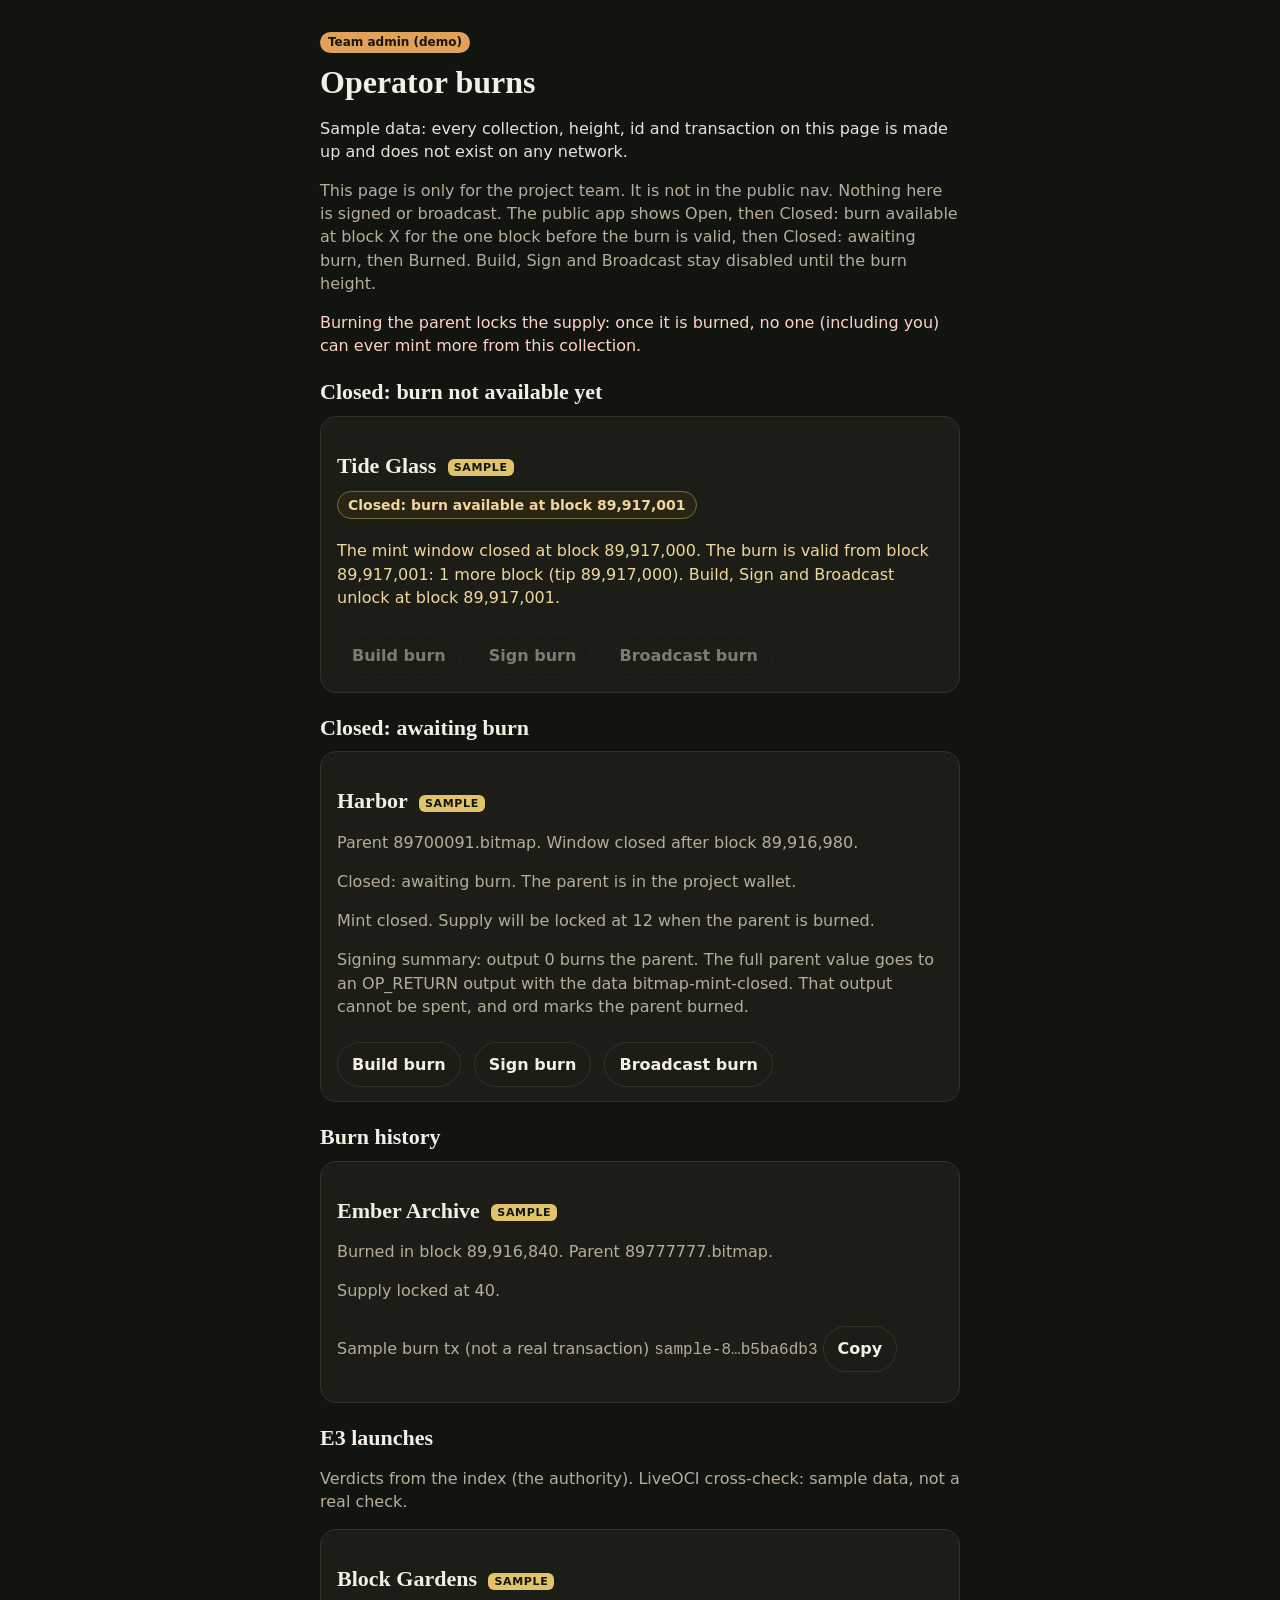
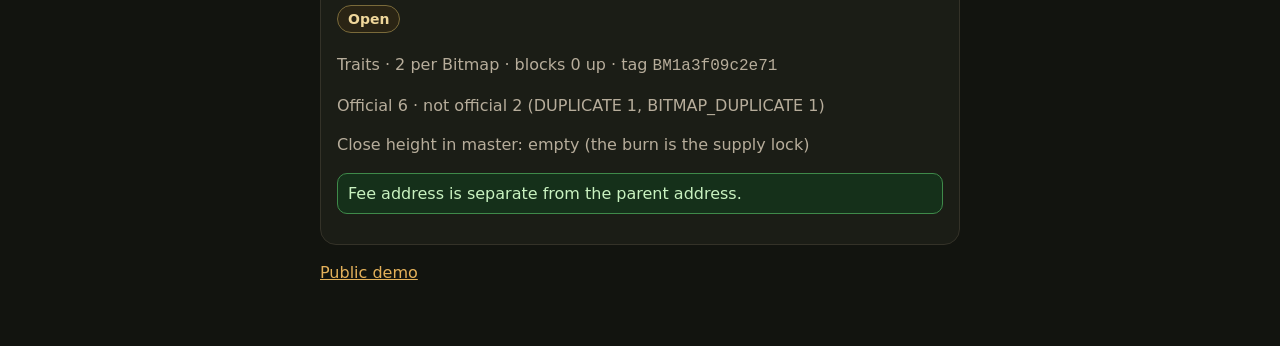
<file: bm-demo-dde46c21/admin.html>
<!doctype html>
<html lang="en">
<head>
<meta charset="utf-8">
<meta name="viewport" content="width=device-width, initial-scale=1">
<meta name="robots" content="noindex,nofollow">
<title>Team admin (demo)</title>
<style>
  * { box-sizing: border-box; }
  body { margin: 0; background: #12140f; color: #f3efe4; font: 16px/1.45 ui-sans-serif, system-ui, sans-serif; }
  main { width: min(640px, calc(100% - 28px)); margin: 0 auto; padding: 20px 0 48px; }
  h1 { font: 600 32px/1.1 Georgia, serif; margin: 0 0 8px; }
  h2 { font: 600 22px/1.2 Georgia, serif; margin: 22px 0 8px; }
  p { color: #b7ad9b; }
  a { color: #e4b15a; }
  .tag { display: inline-block; background: #e0a15a; color: #1a1408; font-weight: 700; font-size: 12px; border-radius: 999px; padding: 2px 8px; }
  .card { background: #1b1d16; border: 1px solid #343228; border-radius: 16px; padding: 14px 16px; margin: 10px 0; }
  button { white-space: nowrap; flex-shrink: 0; min-height: 44px; border-radius: 999px; padding: 10px 14px; font: inherit; font-weight: 650; cursor: pointer; background: transparent; color: #f3efe4; border: 1px solid #343228; margin: 8px 8px 0 0; }
  .why { color: #ffd2cb; }
  p, code { overflow-wrap: anywhere; }
  code { font-family: ui-monospace, monospace; }
  .sampletag { display: inline-block; vertical-align: middle; font: 700 11px/1 ui-sans-serif, system-ui, sans-serif; letter-spacing: .06em; text-transform: uppercase; color: #12140f; background: #e0c36a; border-radius: 6px; padding: 3px 6px; margin-left: 6px; }
  .sample { color: #e8e3d8; }
  button:disabled { opacity: .45; cursor: not-allowed; border-style: dashed; }
  .phase { display: inline-block; margin: 4px 0; padding: 3px 10px; border-radius: 999px; border: 1px solid #7a6a3a; color: #f0d79a; background: #2a2414; font-size: 14px; font-weight: 650; }
  .gate { color: #f0d79a; }
  .ok, .err { border-radius: 10px; padding: 8px 10px; }
  .ok { color: #c9f2c0; background: #15301a; border: 1px solid #3f8a4a; }
  .err { color: #ffb4a8; background: #3a1512; border: 1px solid #d4564a; }
  #opnote:empty { display: none; }
</style>
</head>
<body>
<main>
  <p class="tag">Team admin (demo)</p>
  <h1>Operator burns</h1>
  <p class="sample">Sample data: every collection, height, id and transaction on this page is made up and does not exist on any network.</p>
  <p>This page is only for the project team. It is not in the public nav. Nothing here is signed or broadcast. The public app shows Open, then Closed: burn available at block X for the one block before the burn is valid, then Closed: awaiting burn, then Burned. Build, Sign and Broadcast stay disabled until the burn height.</p>
  <p class="why">Burning the parent locks the supply: once it is burned, no one (including you) can ever mint more from this collection.</p>
  <h2>Closed: burn not available yet</h2>
  <article class="card">
    <h2>Tide Glass <span class="sampletag">Sample</span></h2>
    <p class="phase">Closed: burn available at block 89,917,001</p>
    <p class="gate">The mint window closed at block 89,917,000. The burn is valid from block 89,917,001: 1 more block (tip 89,917,000). Build, Sign and Broadcast unlock at block 89,917,001.</p>
    <button type="button" disabled aria-disabled="true" title="Burn available at block 89,917,001 (1 more block)">Build burn</button>
    <button type="button" disabled aria-disabled="true" title="Burn available at block 89,917,001 (1 more block)">Sign burn</button>
    <button type="button" disabled aria-disabled="true" title="Burn available at block 89,917,001 (1 more block)">Broadcast burn</button>
  </article>
  <h2>Closed: awaiting burn</h2>
  <article class="card">
    <h2>Harbor <span class="sampletag">Sample</span></h2>
    <p>Parent 89700091.bitmap. Window closed after block 89,916,980.</p>
    <p>Closed: awaiting burn. The parent is in the project wallet.</p>
    <p>Mint closed. Supply will be locked at 12 when the parent is burned.</p>
    <p>Signing summary: output 0 burns the parent. The full parent value goes to an OP_RETURN output with the data bitmap-mint-closed. That output cannot be spent, and ord marks the parent burned.</p>
    <button type="button" onclick="opBurn('build')">Build burn</button>
    <button type="button" onclick="opBurn('sign')">Sign burn</button>
    <button type="button" onclick="opBurn('broadcast')">Broadcast burn</button>
    <p id="opnote"></p>
  </article>
  <h2>Burn history</h2>
  <article class="card">
    <h2>Ember Archive <span class="sampletag">Sample</span></h2>
    <p>Burned in block 89,916,840. Parent 89777777.bitmap.</p>
    <p>Supply locked at 40.</p>
    <p>Sample burn tx (not a real transaction) <code title="sample-89acb5c7a23ef6bd3960d2da5141697a07c39aaa4b7dda159b5ba6db3">sample-8…b5ba6db3</code> <button type="button" onclick="try{navigator.clipboard.writeText('sample-89acb5c7a23ef6bd3960d2da5141697a07c39aaa4b7dda159b5ba6db3')}catch(e){}this.textContent='Copied'">Copy</button></p>
  </article>
  <h2>E3 launches</h2>
  <p>Verdicts from the index (the authority). LiveOCI cross-check: sample data, not a real check.</p>
  <article class="card">
    <h2>Block Gardens <span class="sampletag">Sample</span></h2>
    <p class="phase">Open</p>
    <p>Traits · 2 per Bitmap · blocks 0 up · tag <code>BM1a3f09c2e71</code></p>
    <p>Official 6 · not official 2 (DUPLICATE 1, BITMAP_DUPLICATE 1)</p>
    <p>Close height in master: empty (the burn is the supply lock)</p>
    <p class="ok">Fee address is separate from the parent address.</p>
  </article>
  <p><a href="index.html">Public demo</a></p>
</main>
<script>
function opBurn(step) {
  var note = document.getElementById("opnote");
  if (!note) return;
  note.className = "ok";
  note.removeAttribute("role");
  if (step === "build") note.textContent = "Unsigned burn built for review. Nothing was signed or broadcast.";
  else if (step === "sign") note.textContent = "Burn signed. Nothing was broadcast.";
  else note.textContent = "Burn broadcast. Status is Burned.";
}
</script>
</body>
</html>
</file>
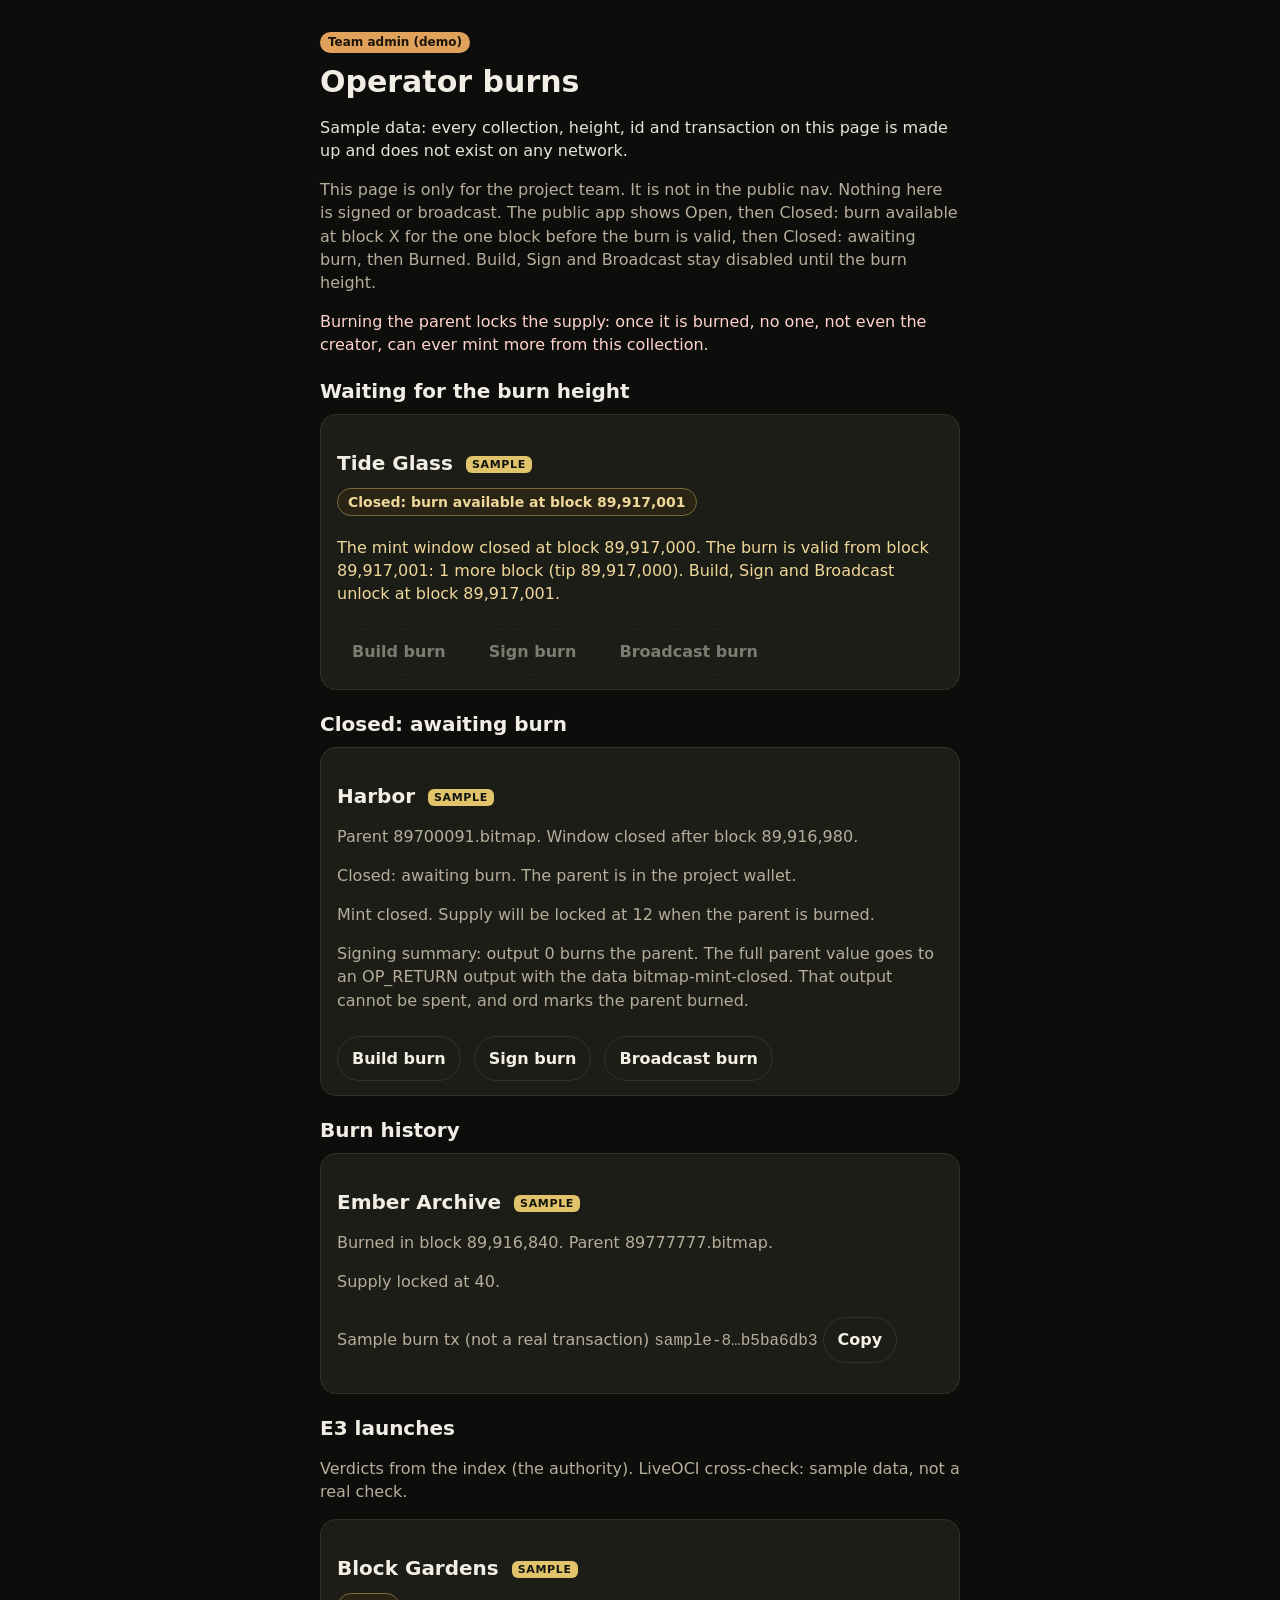
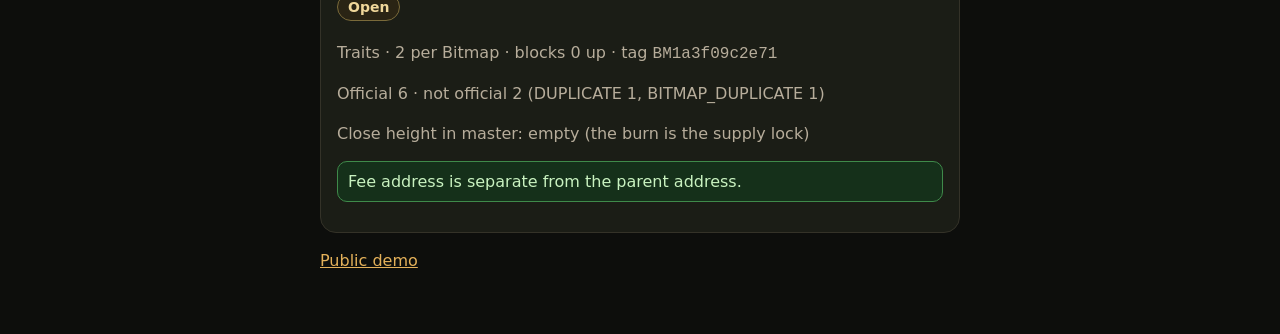
<file: bmcity-demo-eb44fe97/admin.html>
<!doctype html>
<html lang="en">
<head>
<meta charset="utf-8">
<meta name="viewport" content="width=device-width, initial-scale=1">
<meta name="robots" content="noindex,nofollow">
<title>Team admin · Bitmap City demo</title>
<style>
  * { box-sizing: border-box; }
  body { margin: 0; background: #0d0e0c; color: #f2eee5; font: 16px/1.45 ui-sans-serif, system-ui, sans-serif; }
  main { width: min(640px, calc(100% - 28px)); margin: 0 auto; padding: 20px 0 48px; }
  h1 { font: 700 30px/1.15 system-ui, sans-serif; margin: 0 0 8px; }
  h2 { font: 700 20px/1.25 system-ui, sans-serif; margin: 22px 0 8px; }
  p { color: #b7ad9b; }
  a { color: #e4b15a; }
  .tag { display: inline-block; background: #e0a15a; color: #1a1408; font-weight: 700; font-size: 12px; border-radius: 999px; padding: 2px 8px; }
  .card { background: #1b1d16; border: 1px solid #343228; border-radius: 16px; padding: 14px 16px; margin: 10px 0; }
  button { white-space: nowrap; flex-shrink: 0; min-height: 44px; border-radius: 999px; padding: 10px 14px; font: inherit; font-weight: 650; cursor: pointer; background: transparent; color: #f3efe4; border: 1px solid #343228; margin: 8px 8px 0 0; }
  .why { color: #ffd2cb; }
  p, code { overflow-wrap: anywhere; }
  code { font-family: ui-monospace, monospace; }
  .sampletag { display: inline-block; vertical-align: middle; font: 700 11px/1 ui-sans-serif, system-ui, sans-serif; letter-spacing: .06em; text-transform: uppercase; color: #12140f; background: #e0c36a; border-radius: 6px; padding: 3px 6px; margin-left: 6px; }
  .sample { color: #e8e3d8; }
  button:focus-visible { outline: 2px solid #f7931a; outline-offset: 2px; }
  button:disabled { opacity: .45; cursor: not-allowed; border-style: dashed; }
  .phase { display: inline-block; margin: 4px 0; padding: 3px 10px; border-radius: 999px; border: 1px solid #7a6a3a; color: #f0d79a; background: #2a2414; font-size: 14px; font-weight: 650; }
  .gate { color: #f0d79a; }
  .ok, .err { border-radius: 10px; padding: 8px 10px; }
  .ok { color: #c9f2c0; background: #15301a; border: 1px solid #3f8a4a; }
  .err { color: #ffb4a8; background: #3a1512; border: 1px solid #d4564a; }
  #opnote:empty { display: none; }
</style>
</head>
<body>
<main>
  <p class="tag">Team admin (demo)</p>
  <h1>Operator burns</h1>
  <p class="sample">Sample data: every collection, height, id and transaction on this page is made up and does not exist on any network.</p>
  <p>This page is only for the project team. It is not in the public nav. Nothing here is signed or broadcast. The public app shows Open, then Closed: burn available at block X for the one block before the burn is valid, then Closed: awaiting burn, then Burned. Build, Sign and Broadcast stay disabled until the burn height.</p>
  <p class="why">Burning the parent locks the supply: once it is burned, no one, not even the creator, can ever mint more from this collection.</p>
  <h2>Waiting for the burn height</h2>
  <article class="card">
    <h2>Tide Glass <span class="sampletag">Sample</span></h2>
    <p class="phase">Closed: burn available at block 89,917,001</p>
    <p class="gate">The mint window closed at block 89,917,000. The burn is valid from block 89,917,001: 1 more block (tip 89,917,000). Build, Sign and Broadcast unlock at block 89,917,001.</p>
    <button type="button" disabled aria-disabled="true" title="Burn available at block 89,917,001 (1 more block)">Build burn</button>
    <button type="button" disabled aria-disabled="true" title="Burn available at block 89,917,001 (1 more block)">Sign burn</button>
    <button type="button" disabled aria-disabled="true" title="Burn available at block 89,917,001 (1 more block)">Broadcast burn</button>
  </article>
  <h2>Closed: awaiting burn</h2>
  <article class="card">
    <h2>Harbor <span class="sampletag">Sample</span></h2>
    <p>Parent 89700091.bitmap. Window closed after block 89,916,980.</p>
    <p>Closed: awaiting burn. The parent is in the project wallet.</p>
    <p>Mint closed. Supply will be locked at 12 when the parent is burned.</p>
    <p>Signing summary: output 0 burns the parent. The full parent value goes to an OP_RETURN output with the data bitmap-mint-closed. That output cannot be spent, and ord marks the parent burned.</p>
    <button type="button" onclick="opBurn('build')">Build burn</button>
    <button type="button" onclick="opBurn('sign')">Sign burn</button>
    <button type="button" onclick="opBurn('broadcast')">Broadcast burn</button>
    <p id="opnote"></p>
  </article>
  <h2>Burn history</h2>
  <article class="card">
    <h2>Ember Archive <span class="sampletag">Sample</span></h2>
    <p>Burned in block 89,916,840. Parent 89777777.bitmap.</p>
    <p>Supply locked at 40.</p>
    <p>Sample burn tx (not a real transaction) <code title="sample-89acb5c7a23ef6bd3960d2da5141697a07c39aaa4b7dda159b5ba6db3">sample-8…b5ba6db3</code> <button type="button" onclick="try{navigator.clipboard.writeText('sample-89acb5c7a23ef6bd3960d2da5141697a07c39aaa4b7dda159b5ba6db3')}catch(e){}this.textContent='Copied'">Copy</button></p>
  </article>
  <h2>E3 launches</h2>
  <p>Verdicts from the index (the authority). LiveOCI cross-check: sample data, not a real check.</p>
  <article class="card">
    <h2>Block Gardens <span class="sampletag">Sample</span></h2>
    <p class="phase">Open</p>
    <p>Traits · 2 per Bitmap · blocks 0 up · tag <code>BM1a3f09c2e71</code></p>
    <p>Official 6 · not official 2 (DUPLICATE 1, BITMAP_DUPLICATE 1)</p>
    <p>Close height in master: empty (the burn is the supply lock)</p>
    <p class="ok">Fee address is separate from the parent address.</p>
  </article>
  <p><a href="index.html">Public demo</a></p>
</main>
<script>
function opBurn(step) {
  var note = document.getElementById("opnote");
  if (!note) return;
  note.className = "ok";
  note.removeAttribute("role");
  if (step === "build") note.textContent = "Unsigned burn built for review. Nothing was signed or broadcast.";
  else if (step === "sign") note.textContent = "Burn signed. Nothing was broadcast.";
  else note.textContent = "Burn broadcast. Status is Burned.";
}
</script>
</body>
</html>
</file>
<file: blockfrogs-preview-e88b3a6b/preview.css>
:root{--bg:#0b1220;--panel:#121b2e;--line:#22314f;--fg:#dbe7dc;--mut:#8ea29a;--acc:#7ee081;--warn:#ffcf6b;--err:#ff8a7a;--on:#7ee081;--off:#ff8a7a}
*{box-sizing:border-box}html,body{margin:0;background:var(--bg);color:var(--fg);font:15px/1.45 system-ui,-apple-system,Segoe UI,Roboto,sans-serif}
header{padding:14px 16px 4px}h1{margin:0;font-size:22px}h1 small{font-size:12px;color:var(--mut);font-weight:500;display:block}
.lede{color:var(--mut);margin:6px 0 0;max-width:70em}code{font:12.5px ui-monospace,Menlo,Consolas,monospace;color:#bfe3c0}
main{display:grid;grid-template-columns:minmax(300px,380px) 1fr;gap:14px;padding:12px 16px;align-items:start}
@media (max-width:900px){main{grid-template-columns:1fr;padding:10px}}
form{display:flex;flex-direction:column;gap:12px;position:sticky;top:8px;max-height:calc(100vh - 16px);overflow:auto}
@media (max-width:900px){form{position:static;max-height:none;overflow:visible}}
.box{background:var(--panel);border:1px solid var(--line);border-radius:12px;padding:12px}
.box h2{margin:0 0 8px;font-size:15px}.box h2 small{color:var(--mut);font-weight:400}
.big{font-weight:700;display:block;margin-bottom:6px}
.row{display:flex;gap:8px}input,select,button{font:inherit;color:inherit}
input[type=text],input:not([type]),input[inputmode],select{width:100%;background:#0d1526;border:1px solid var(--line);border-radius:8px;padding:10px;min-height:44px}
label{display:block;margin:6px 0}label select{margin-top:4px}
.sub{margin-top:6px}
button{background:var(--acc);color:#08210c;border:0;border-radius:8px;padding:10px 16px;font-weight:700;min-height:44px;cursor:pointer}
button.ghost{background:transparent;color:var(--fg);border:1px solid var(--line);font-weight:500;margin-top:8px}
.chips{display:flex;flex-wrap:wrap;gap:6px;margin-top:8px}.chips button{background:#1a2a44;color:var(--fg);font-weight:500;padding:6px 10px;min-height:34px}
.hint{color:var(--mut);font-size:12.5px;margin:6px 0 0}
.mode label{margin:4px 0}
.tg{border-top:1px solid var(--line);margin-top:10px;padding-top:8px}.tg h3{font-size:13px;margin:0 0 4px;color:var(--mut);text-transform:uppercase;letter-spacing:.05em}
.tri{display:inline-flex;align-items:center;justify-content:center;width:22px;height:22px;border-radius:5px;border:1.5px solid var(--mut);font-weight:800;font-size:13px;flex:none}
.tri.on{background:var(--on);border-color:var(--on);color:#08210c}.tri.off{border-color:var(--off);color:var(--off)}.tri.auto{color:var(--mut)}
.trait{display:flex;gap:8px;align-items:flex-start;padding:5px 2px;cursor:pointer;user-select:none;border-radius:6px}.trait:hover{background:#17233b}
.trait .t{flex:1}.trait .t b{font-weight:600}.trait .t small{display:block;color:var(--mut);font-size:12px}
.trait .st{font-size:11px;color:var(--mut);min-width:44px;text-align:right}
.colrow{display:grid;grid-template-columns:62px 1fr;gap:6px;align-items:center;margin:4px 0}.colrow select{min-height:38px;padding:6px}
.opt{display:flex;gap:8px;align-items:flex-start}.opt input{margin-top:3px;width:18px;height:18px;flex:none}
#out{display:flex;flex-direction:column;gap:14px;min-width:0}
.card{background:var(--panel);border:1px solid var(--line);border-radius:12px;padding:12px;min-width:0}
.card h2{margin:0 0 6px;font-size:18px;display:flex;flex-wrap:wrap;gap:8px;align-items:center}
.badge{font-size:11px;font-weight:700;padding:2px 8px;border-radius:99px;background:#1a2a44;color:var(--mut)}.badge.ok{background:#173b22;color:var(--acc)}.badge.warn{background:#3b3217;color:var(--warn)}.badge.err{background:#3b1c17;color:var(--err)}
.err{color:var(--err)}.warn{color:var(--warn)}
.cols{display:grid;grid-template-columns:1fr 1fr;gap:10px}@media (max-width:1100px){.cols{grid-template-columns:1fr}}
.view{background:#0d1526;border:1px solid var(--line);border-radius:10px;overflow:hidden;min-width:0}
.view .vh{padding:6px 10px;font-size:12.5px;color:var(--mut);border-bottom:1px solid var(--line)}.view .vh b{color:var(--fg)}
.view iframe{display:block;width:100%;height:380px;border:0;background:#0b1220}@media (max-width:600px){.view iframe{height:330px}}
.view .vs{padding:5px 10px;font-size:12px;color:var(--mut);border-top:1px solid var(--line);min-height:28px}
table.kv{border-collapse:collapse;width:100%;font-size:12.5px;margin:6px 0}table.kv td{border-top:1px solid var(--line);padding:4px 6px;vertical-align:top;word-break:break-all}table.kv td:first-child{color:var(--mut);white-space:nowrap;word-break:normal;width:1%}
.tlist{display:flex;flex-wrap:wrap;gap:5px;margin:4px 0}.tchip{font:12px ui-monospace,Menlo,monospace;padding:2px 7px;border-radius:6px;background:#1a2a44;display:inline-flex;gap:5px;align-items:center}
.tchip i{display:inline-block;width:11px;height:11px;border-radius:3px;border:1px solid #0006}.tchip.add{background:#173b22;color:var(--acc)}.tchip.del{background:#3b1c17;color:var(--err);text-decoration:line-through}.tchip.chg{background:#3b3217;color:var(--warn)}
details{margin-top:8px}summary{cursor:pointer;color:var(--mut);font-size:13px}
pre.mml{background:#0a1020;border:1px solid var(--line);border-radius:8px;padding:10px;font:12px/1.5 ui-monospace,Menlo,Consolas,monospace;overflow:auto;max-height:340px;margin:6px 0;white-space:pre}
pre.mml .tg2{color:#7fc8ff}pre.mml .at{color:#ffd58a}pre.mml .av{color:#a8e6a3}pre.mml .hid{opacity:.45}
.btns{display:flex;flex-wrap:wrap;gap:6px}.btns button{padding:6px 10px;min-height:36px;font-size:13px}
footer{color:var(--mut);font-size:12px;padding:4px 16px 24px;max-width:80em}
details.sec>summary{list-style:none;cursor:pointer}details.sec>summary::-webkit-details-marker{display:none}
details.sec>summary h2{display:inline}details.sec>summary::after{content:'▾';float:right;color:var(--mut)}details.sec:not([open])>summary::after{content:'▸'}
details.sec:not([open])>summary h2{margin:0}
#totop{display:none}
@media (max-width:900px){#totop{display:block;position:fixed;right:12px;bottom:12px;background:var(--acc);color:#08210c;font-weight:700;text-decoration:none;padding:10px 14px;border-radius:99px;box-shadow:0 4px 16px #0008;z-index:5}}

.sizeqa h2{margin:0 0 6px;font-size:15px}.sizeqa .big2{font-size:14px}.sizeqa .wide{width:100%;margin-top:8px}
.cursize{margin:8px 0;display:flex;flex-direction:column;gap:4px}.cursize .sz{font:600 13px ui-monospace,Menlo,monospace;background:#1a2a44;border-radius:8px;padding:6px 9px}
.cursize .sz b{color:var(--acc);font-size:15px}
.badge.tier{font-size:13px;background:#1d2f52;color:#ffd166;padding:3px 10px}
.strip{display:grid;grid-template-columns:repeat(5,1fr);gap:8px}@media (max-width:1100px){.strip{grid-template-columns:repeat(2,1fr)}}@media (max-width:600px){.strip{grid-template-columns:1fr}}
.strip .cell{background:#0a1020;border:1px solid var(--line);border-radius:10px;overflow:hidden}
.strip .cell .lab{padding:6px 8px;font:12px/1.35 ui-monospace,Menlo,monospace}.strip .cell .lab b{color:#ffd166;font-size:13px}
.strip .cell iframe{display:block;width:100%;height:420px;border:0;background:#0b1220}
.strip .cell .vs{padding:5px 8px;font-size:12px;color:var(--mut);border-top:1px solid var(--line);min-height:40px}
</file>
<file: blockfrogs-preview-effc8cd7/preview.css>
:root{--bg:#0b1220;--panel:#121b2e;--line:#22314f;--fg:#dbe7dc;--mut:#8ea29a;--acc:#7ee081;--warn:#ffcf6b;--err:#ff8a7a;--on:#7ee081;--off:#ff8a7a}
*{box-sizing:border-box}html,body{margin:0;background:var(--bg);color:var(--fg);font:15px/1.45 system-ui,-apple-system,Segoe UI,Roboto,sans-serif}
header{padding:14px 16px 4px}h1{margin:0;font-size:22px}h1 small{font-size:12px;color:var(--mut);font-weight:500;display:block}
.lede{color:var(--mut);margin:6px 0 0;max-width:70em}code{font:12.5px ui-monospace,Menlo,Consolas,monospace;color:#bfe3c0}
main{display:grid;grid-template-columns:minmax(300px,380px) 1fr;gap:14px;padding:12px 16px;align-items:start}
@media (max-width:900px){main{grid-template-columns:1fr;padding:10px}}
form{display:flex;flex-direction:column;gap:12px;position:sticky;top:8px;max-height:calc(100vh - 16px);overflow:auto}
@media (max-width:900px){form{position:static;max-height:none;overflow:visible}}
.box{background:var(--panel);border:1px solid var(--line);border-radius:12px;padding:12px}
.box h2{margin:0 0 8px;font-size:15px}.box h2 small{color:var(--mut);font-weight:400}
.big{font-weight:700;display:block;margin-bottom:6px}
.row{display:flex;gap:8px}input,select,button{font:inherit;color:inherit}
input[type=text],input:not([type]),input[inputmode],select{width:100%;background:#0d1526;border:1px solid var(--line);border-radius:8px;padding:10px;min-height:44px}
label{display:block;margin:6px 0}label select{margin-top:4px}
.sub{margin-top:6px}
button{background:var(--acc);color:#08210c;border:0;border-radius:8px;padding:10px 16px;font-weight:700;min-height:44px;cursor:pointer}
button.ghost{background:transparent;color:var(--fg);border:1px solid var(--line);font-weight:500;margin-top:8px}
.chips{display:flex;flex-wrap:wrap;gap:6px;margin-top:8px}.chips button{background:#1a2a44;color:var(--fg);font-weight:500;padding:6px 10px;min-height:34px}
.hint{color:var(--mut);font-size:12.5px;margin:6px 0 0}
.mode label{margin:4px 0}
.tg{border-top:1px solid var(--line);margin-top:10px;padding-top:8px}.tg h3{font-size:13px;margin:0 0 4px;color:var(--mut);text-transform:uppercase;letter-spacing:.05em}
.tri{display:inline-flex;align-items:center;justify-content:center;width:22px;height:22px;border-radius:5px;border:1.5px solid var(--mut);font-weight:800;font-size:13px;flex:none}
.tri.on{background:var(--on);border-color:var(--on);color:#08210c}.tri.off{border-color:var(--off);color:var(--off)}.tri.auto{color:var(--mut)}
.trait{display:flex;gap:8px;align-items:flex-start;padding:5px 2px;cursor:pointer;user-select:none;border-radius:6px}.trait:hover{background:#17233b}
.trait .t{flex:1}.trait .t b{font-weight:600}.trait .t small{display:block;color:var(--mut);font-size:12px}
.trait .st{font-size:11px;color:var(--mut);min-width:44px;text-align:right}
.colrow{display:grid;grid-template-columns:62px 1fr;gap:6px;align-items:center;margin:4px 0}.colrow select{min-height:38px;padding:6px}
.opt{display:flex;gap:8px;align-items:flex-start}.opt input{margin-top:3px;width:18px;height:18px;flex:none}
#out{display:flex;flex-direction:column;gap:14px;min-width:0}
.card{background:var(--panel);border:1px solid var(--line);border-radius:12px;padding:12px;min-width:0}
.card h2{margin:0 0 6px;font-size:18px;display:flex;flex-wrap:wrap;gap:8px;align-items:center}
.badge{font-size:11px;font-weight:700;padding:2px 8px;border-radius:99px;background:#1a2a44;color:var(--mut)}.badge.ok{background:#173b22;color:var(--acc)}.badge.warn{background:#3b3217;color:var(--warn)}.badge.err{background:#3b1c17;color:var(--err)}
.err{color:var(--err)}.warn{color:var(--warn)}
.cols{display:grid;grid-template-columns:1fr 1fr;gap:10px}@media (max-width:1100px){.cols{grid-template-columns:1fr}}
.view{background:#0d1526;border:1px solid var(--line);border-radius:10px;overflow:hidden;min-width:0}
.view .vh{padding:6px 10px;font-size:12.5px;color:var(--mut);border-bottom:1px solid var(--line)}.view .vh b{color:var(--fg)}
.view iframe{display:block;width:100%;height:380px;border:0;background:#0b1220}@media (max-width:600px){.view iframe{height:330px}}
.view .vs{padding:5px 10px;font-size:12px;color:var(--mut);border-top:1px solid var(--line);min-height:28px}
table.kv{border-collapse:collapse;width:100%;font-size:12.5px;margin:6px 0}table.kv td{border-top:1px solid var(--line);padding:4px 6px;vertical-align:top;word-break:break-all}table.kv td:first-child{color:var(--mut);white-space:nowrap;word-break:normal;width:1%}
.tlist{display:flex;flex-wrap:wrap;gap:5px;margin:4px 0}.tchip{font:12px ui-monospace,Menlo,monospace;padding:2px 7px;border-radius:6px;background:#1a2a44;display:inline-flex;gap:5px;align-items:center}
.tchip i{display:inline-block;width:11px;height:11px;border-radius:3px;border:1px solid #0006}.tchip.add{background:#173b22;color:var(--acc)}.tchip.del{background:#3b1c17;color:var(--err);text-decoration:line-through}.tchip.chg{background:#3b3217;color:var(--warn)}
details{margin-top:8px}summary{cursor:pointer;color:var(--mut);font-size:13px}
pre.mml{background:#0a1020;border:1px solid var(--line);border-radius:8px;padding:10px;font:12px/1.5 ui-monospace,Menlo,Consolas,monospace;overflow:auto;max-height:340px;margin:6px 0;white-space:pre}
pre.mml .tg2{color:#7fc8ff}pre.mml .at{color:#ffd58a}pre.mml .av{color:#a8e6a3}pre.mml .hid{opacity:.45}
.btns{display:flex;flex-wrap:wrap;gap:6px}.btns button{padding:6px 10px;min-height:36px;font-size:13px}
footer{color:var(--mut);font-size:12px;padding:4px 16px 24px;max-width:80em}
details.sec>summary{list-style:none;cursor:pointer}details.sec>summary::-webkit-details-marker{display:none}
details.sec>summary h2{display:inline}details.sec>summary::after{content:'▾';float:right;color:var(--mut)}details.sec:not([open])>summary::after{content:'▸'}
details.sec:not([open])>summary h2{margin:0}
#totop{display:none}
@media (max-width:900px){#totop{display:block;position:fixed;right:12px;bottom:12px;background:var(--acc);color:#08210c;font-weight:700;text-decoration:none;padding:10px 14px;border-radius:99px;box-shadow:0 4px 16px #0008;z-index:5}}
</file>
